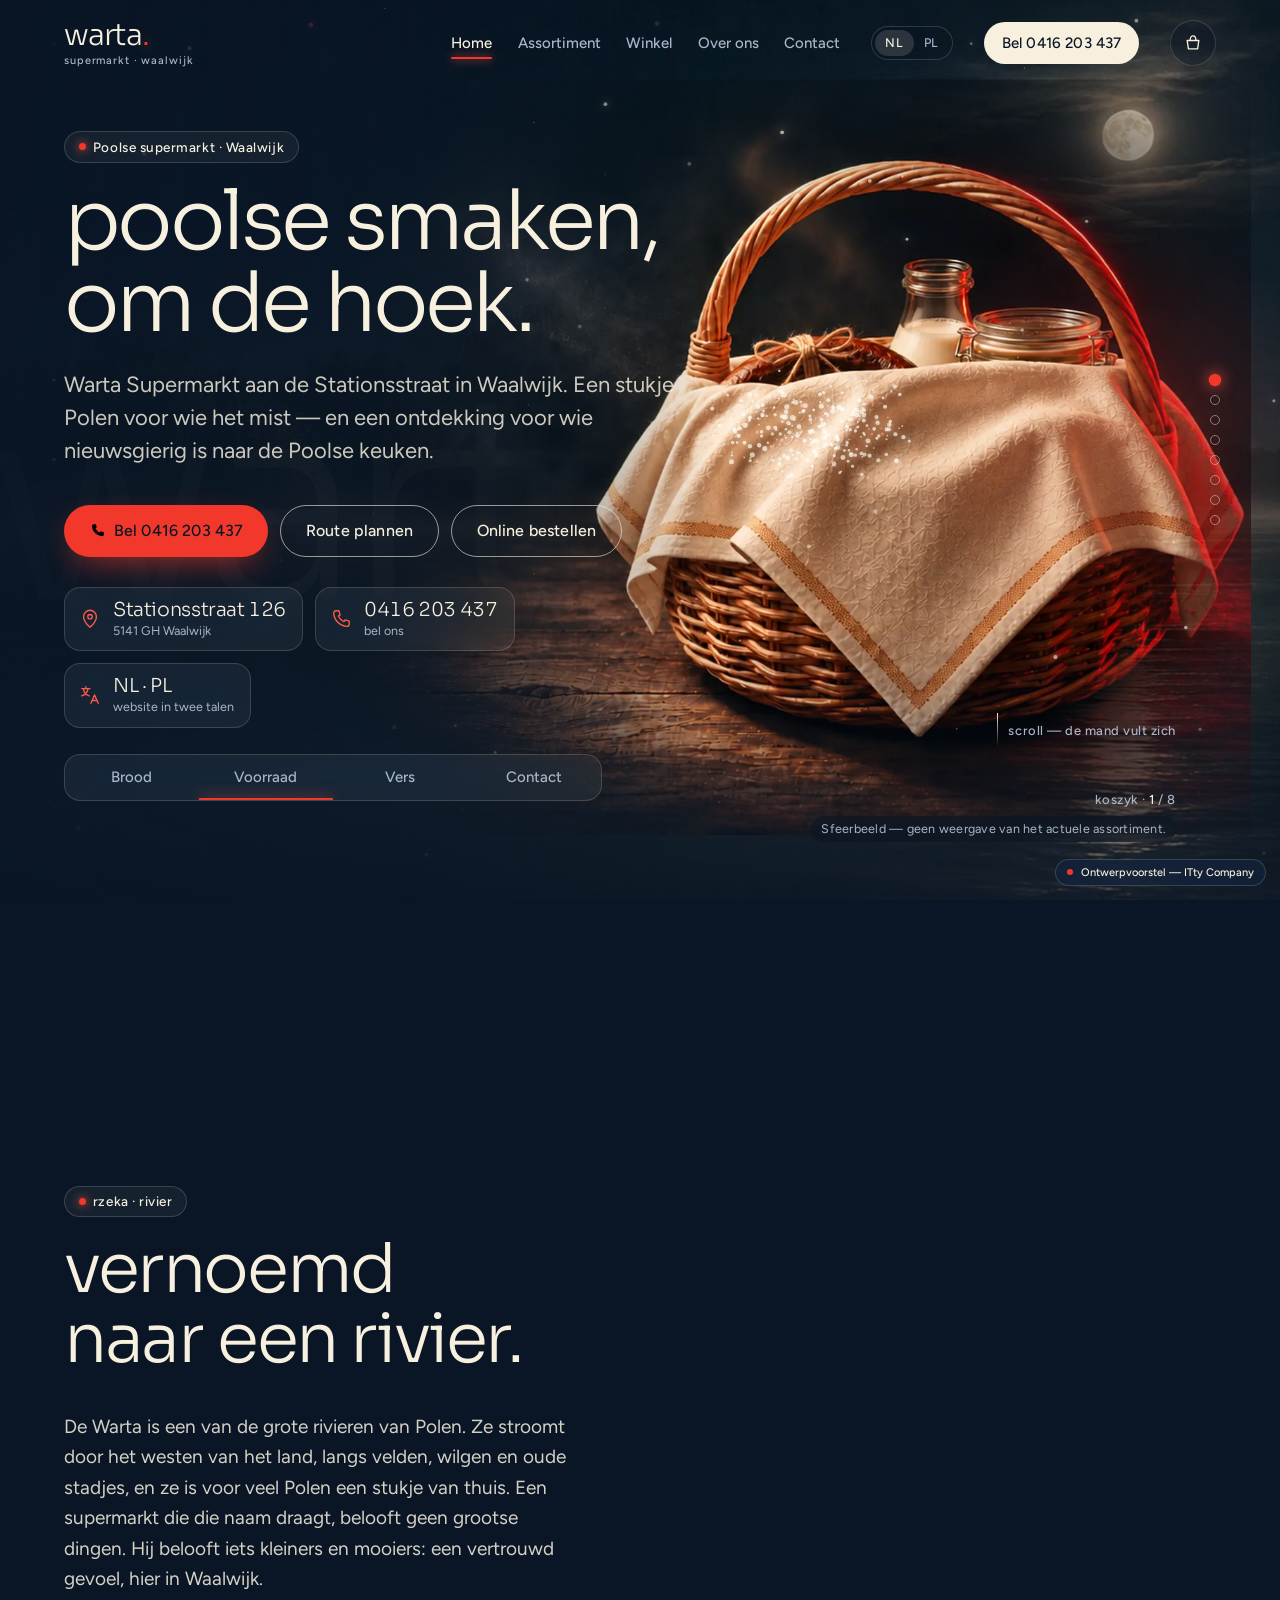
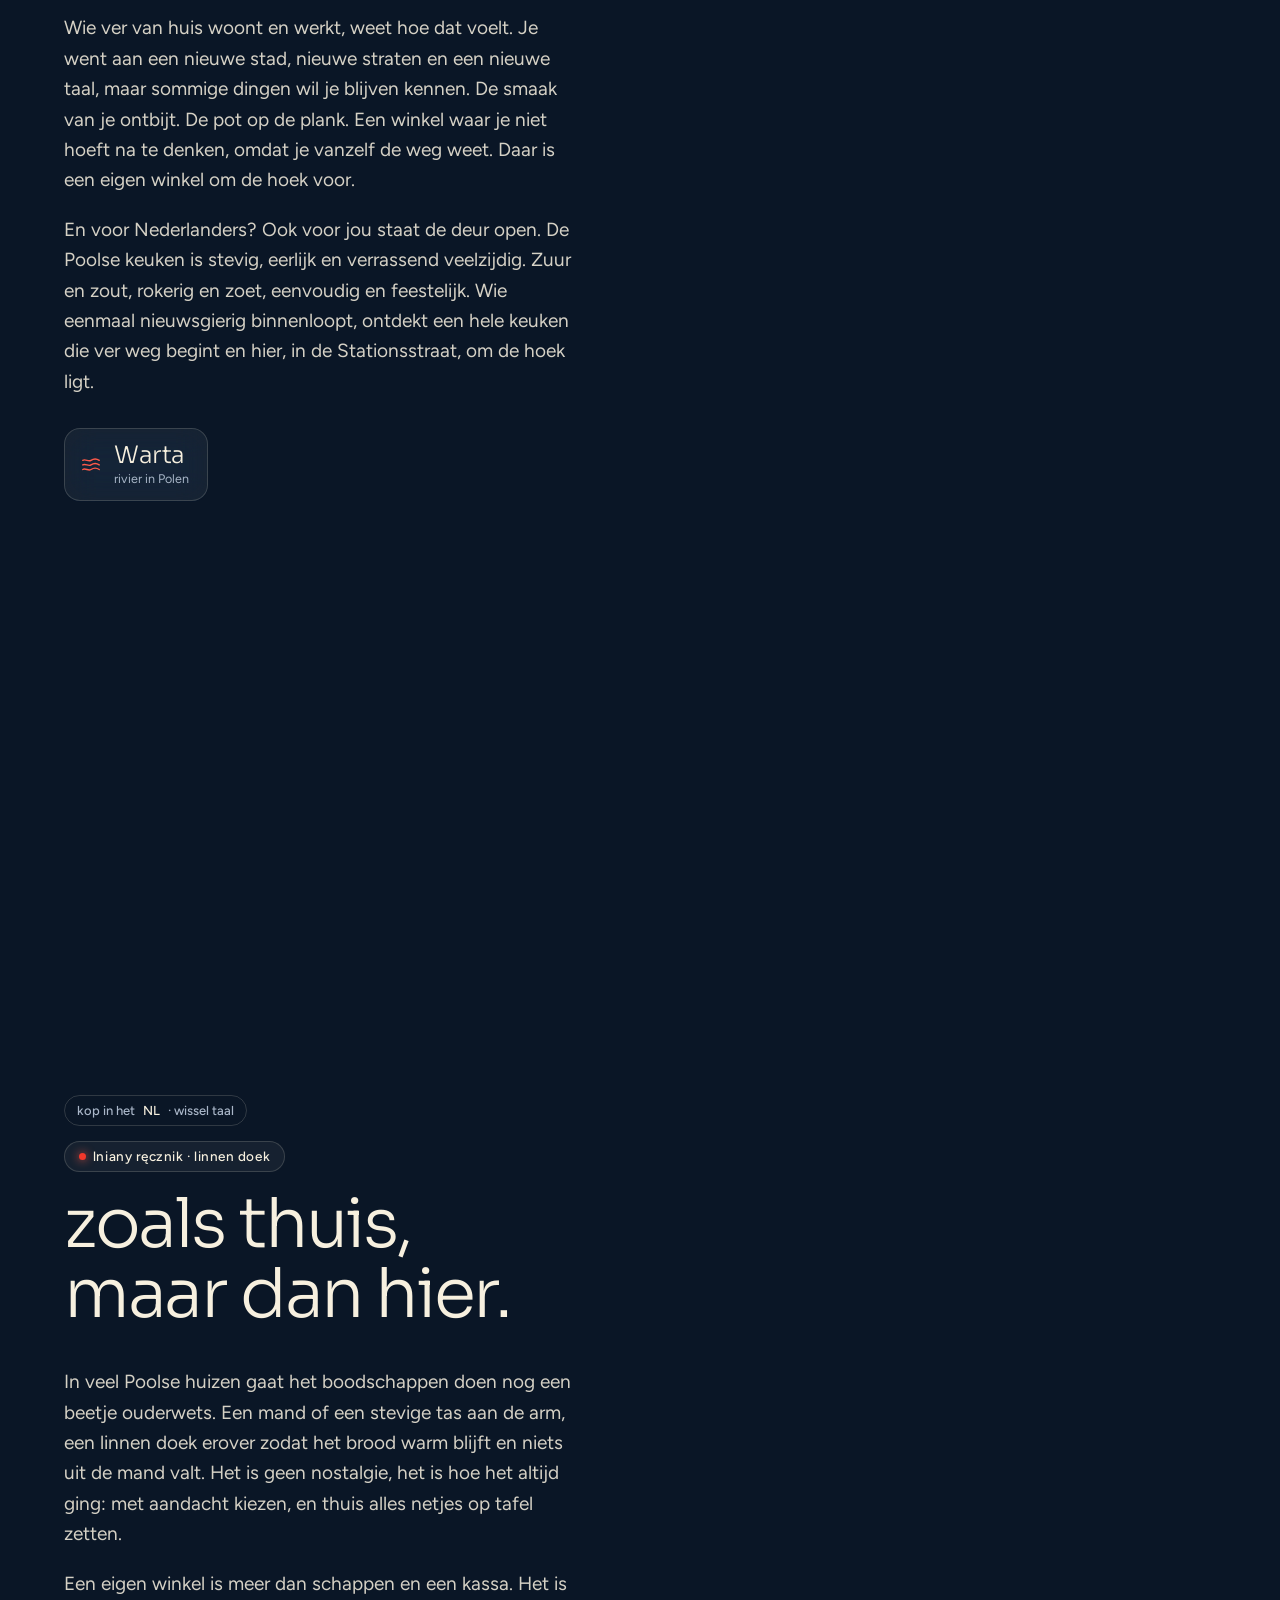
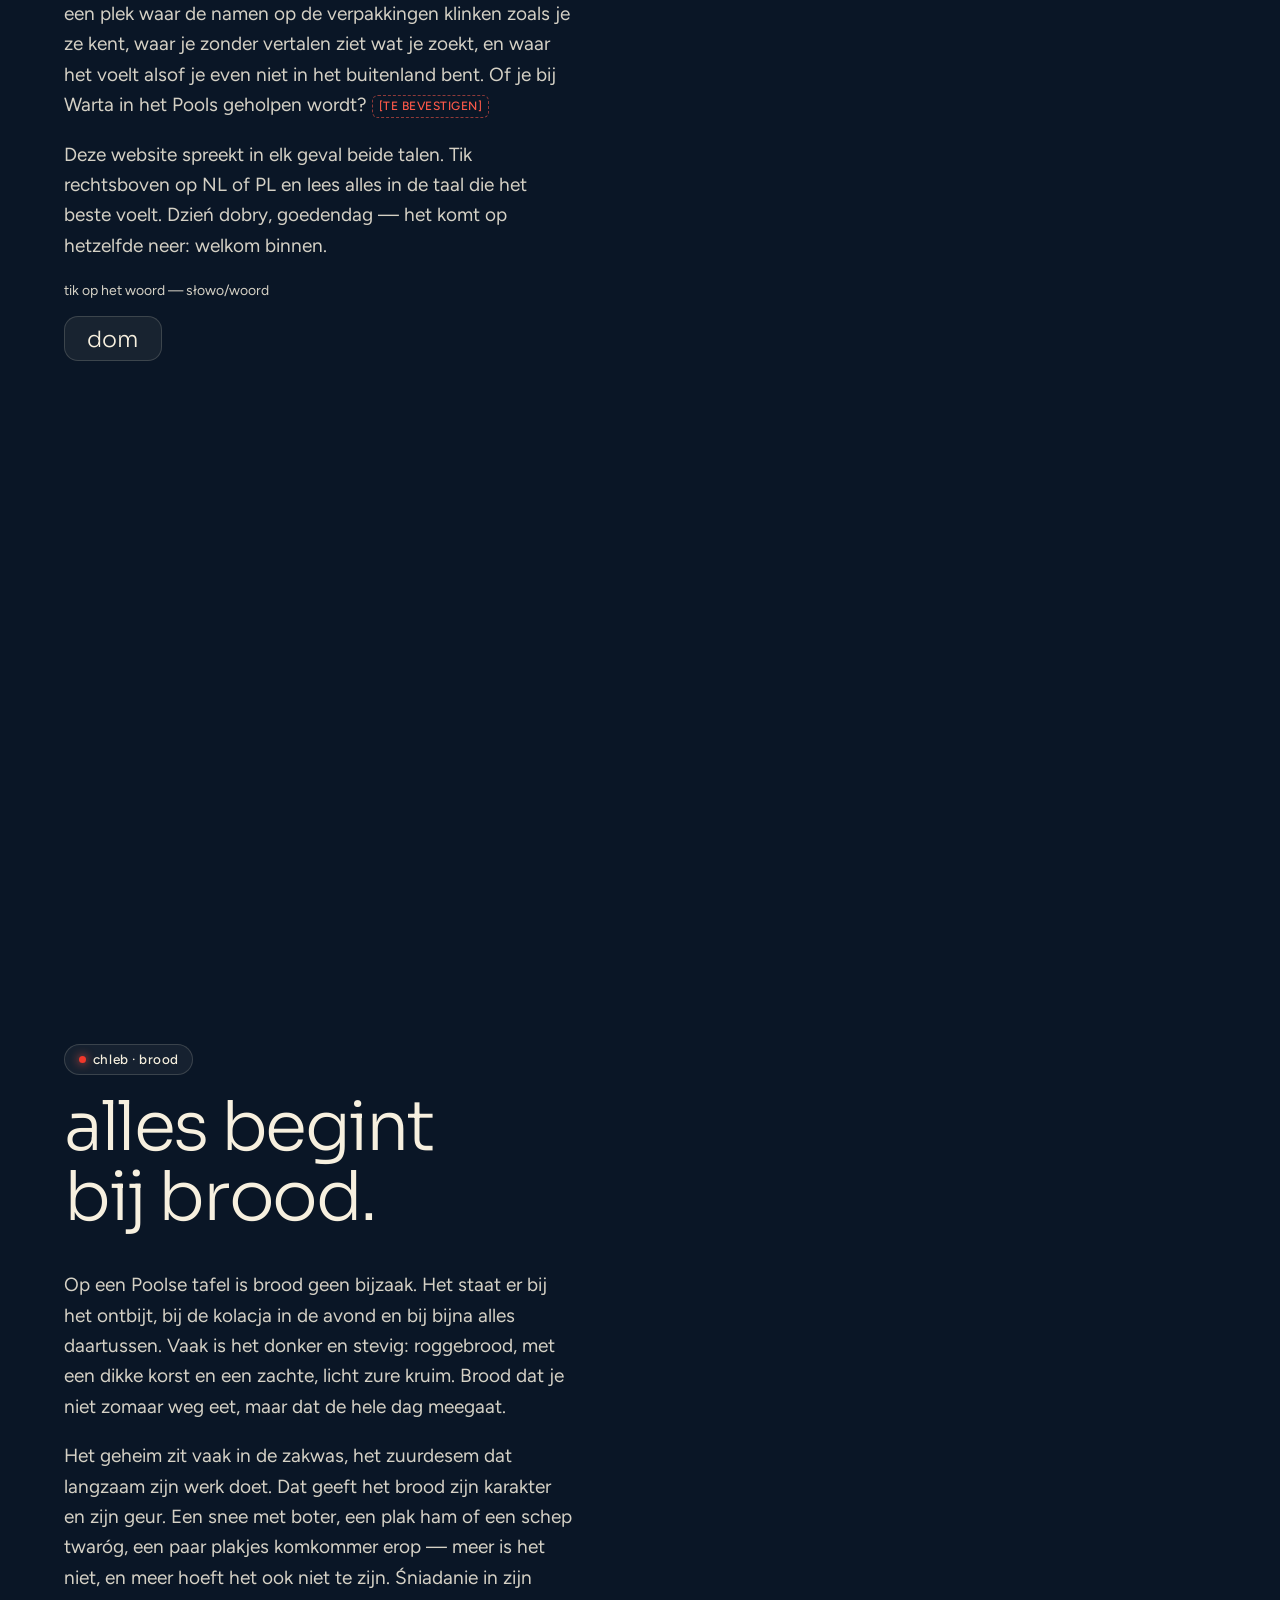
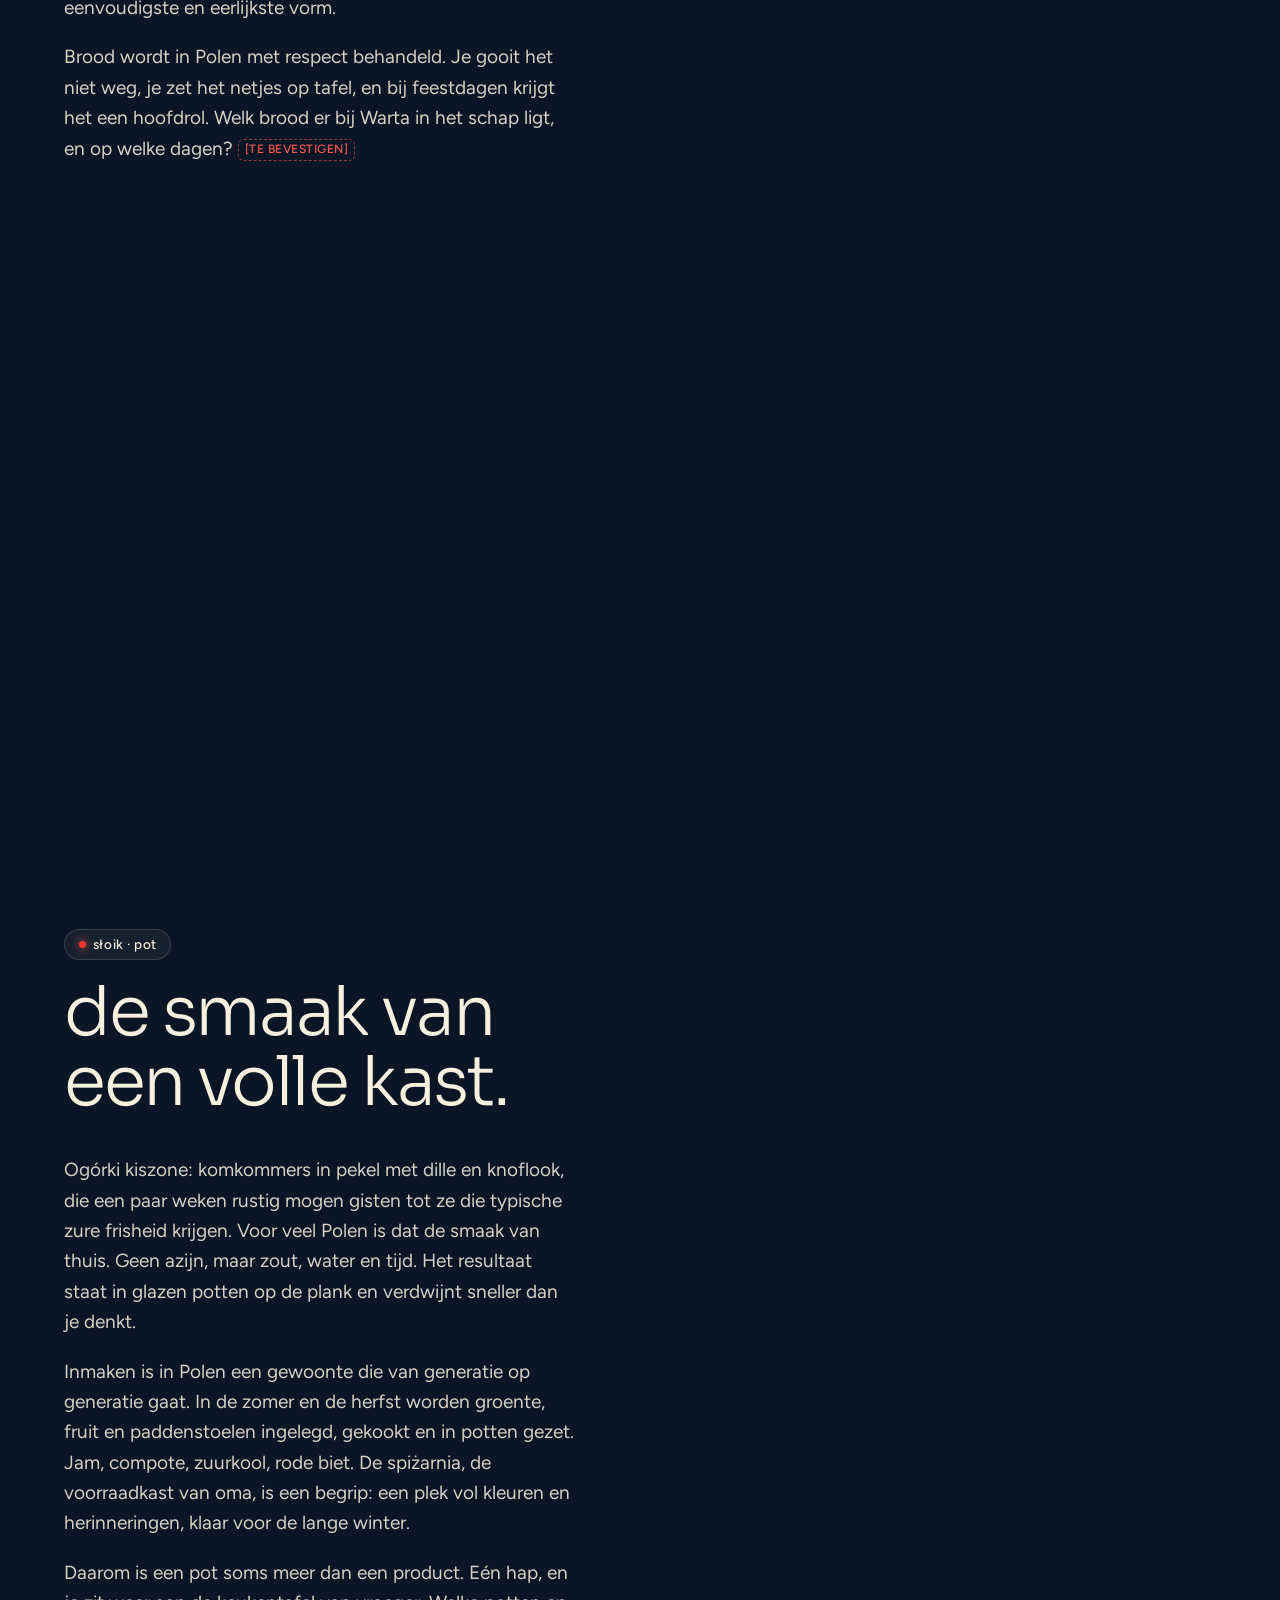
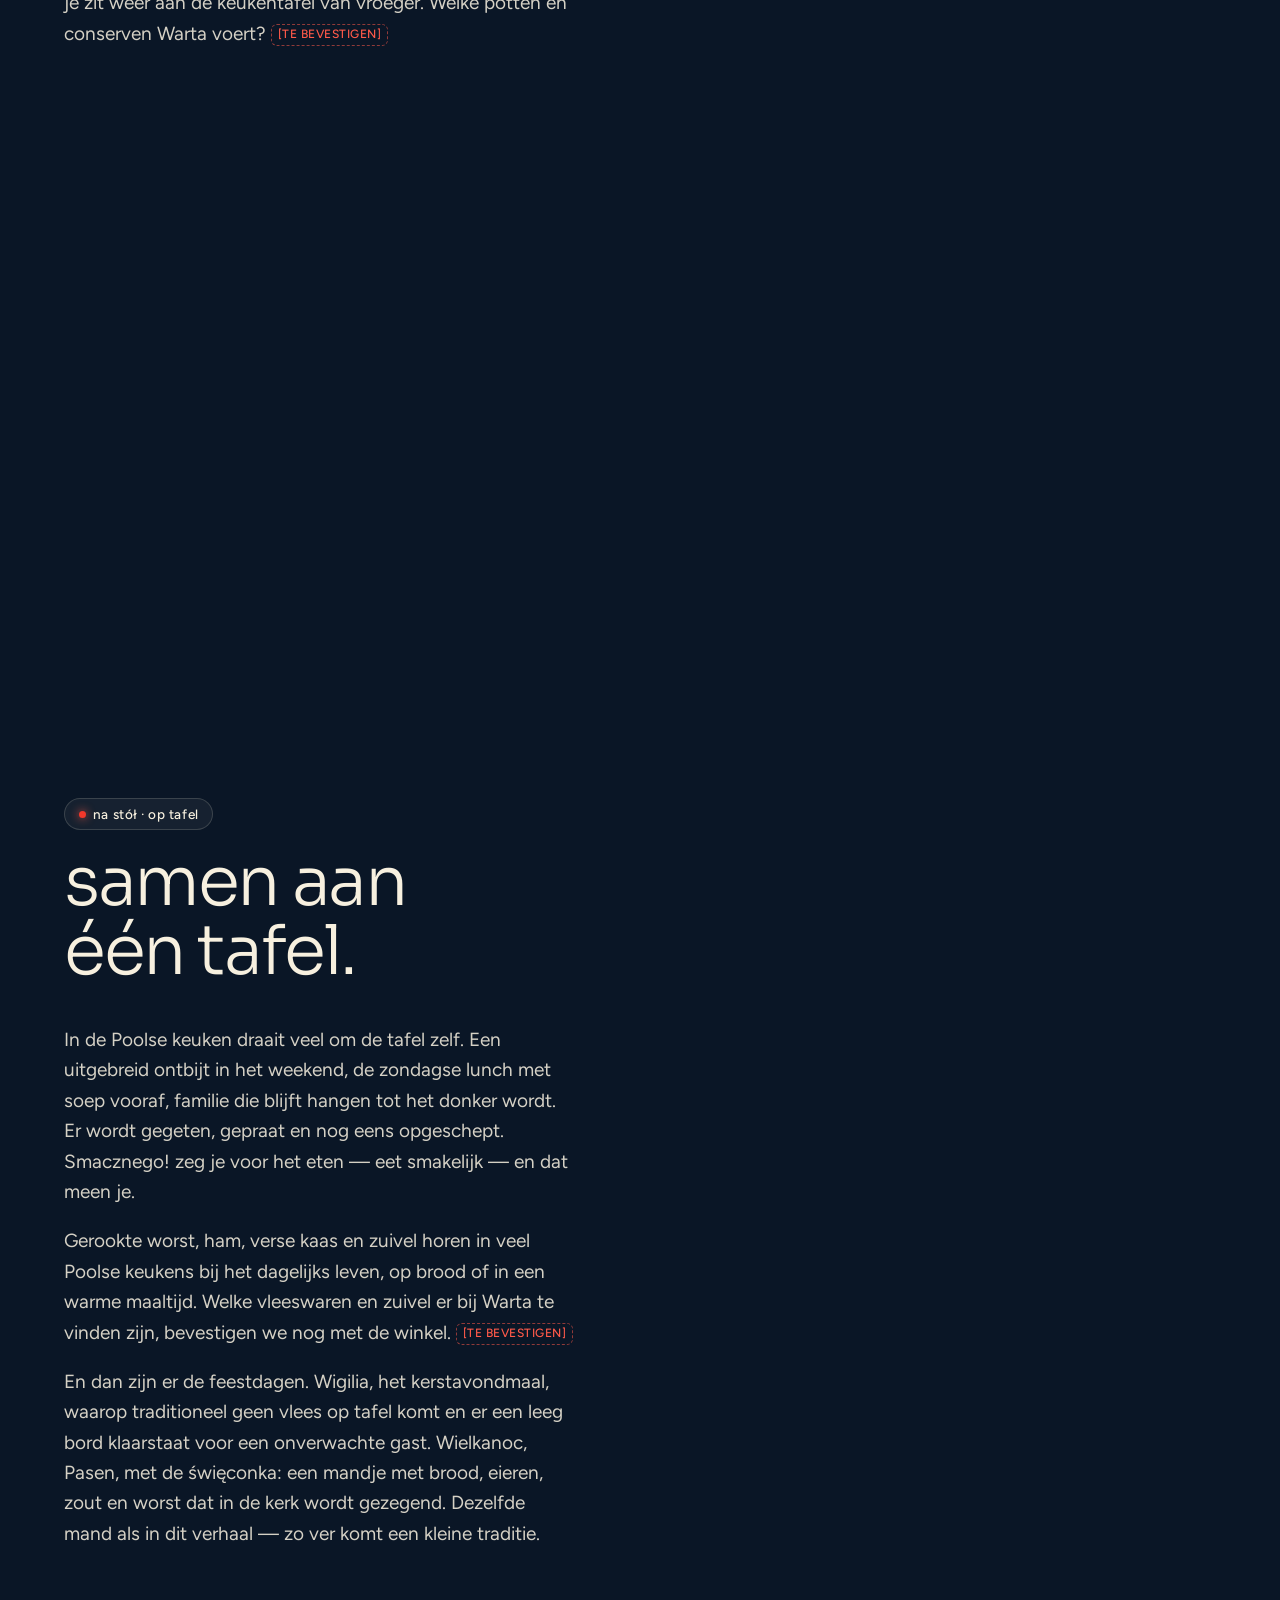
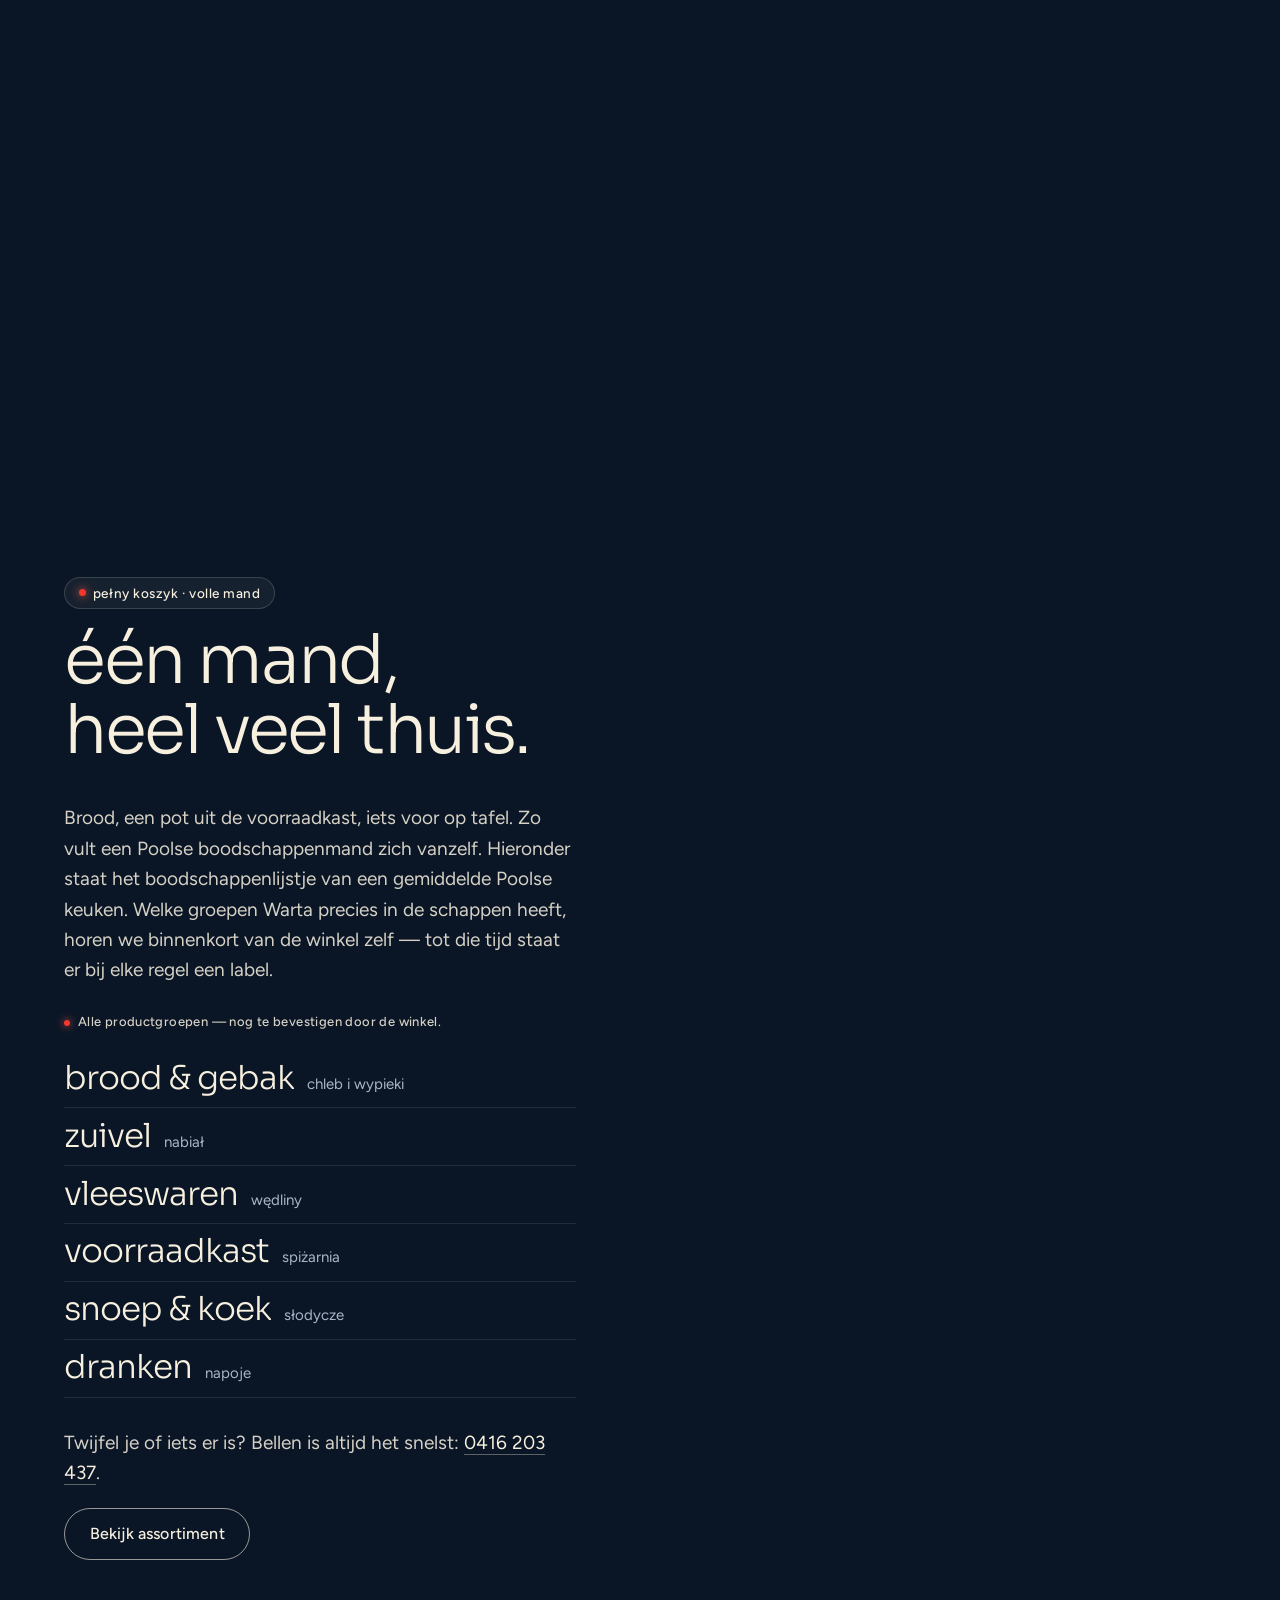
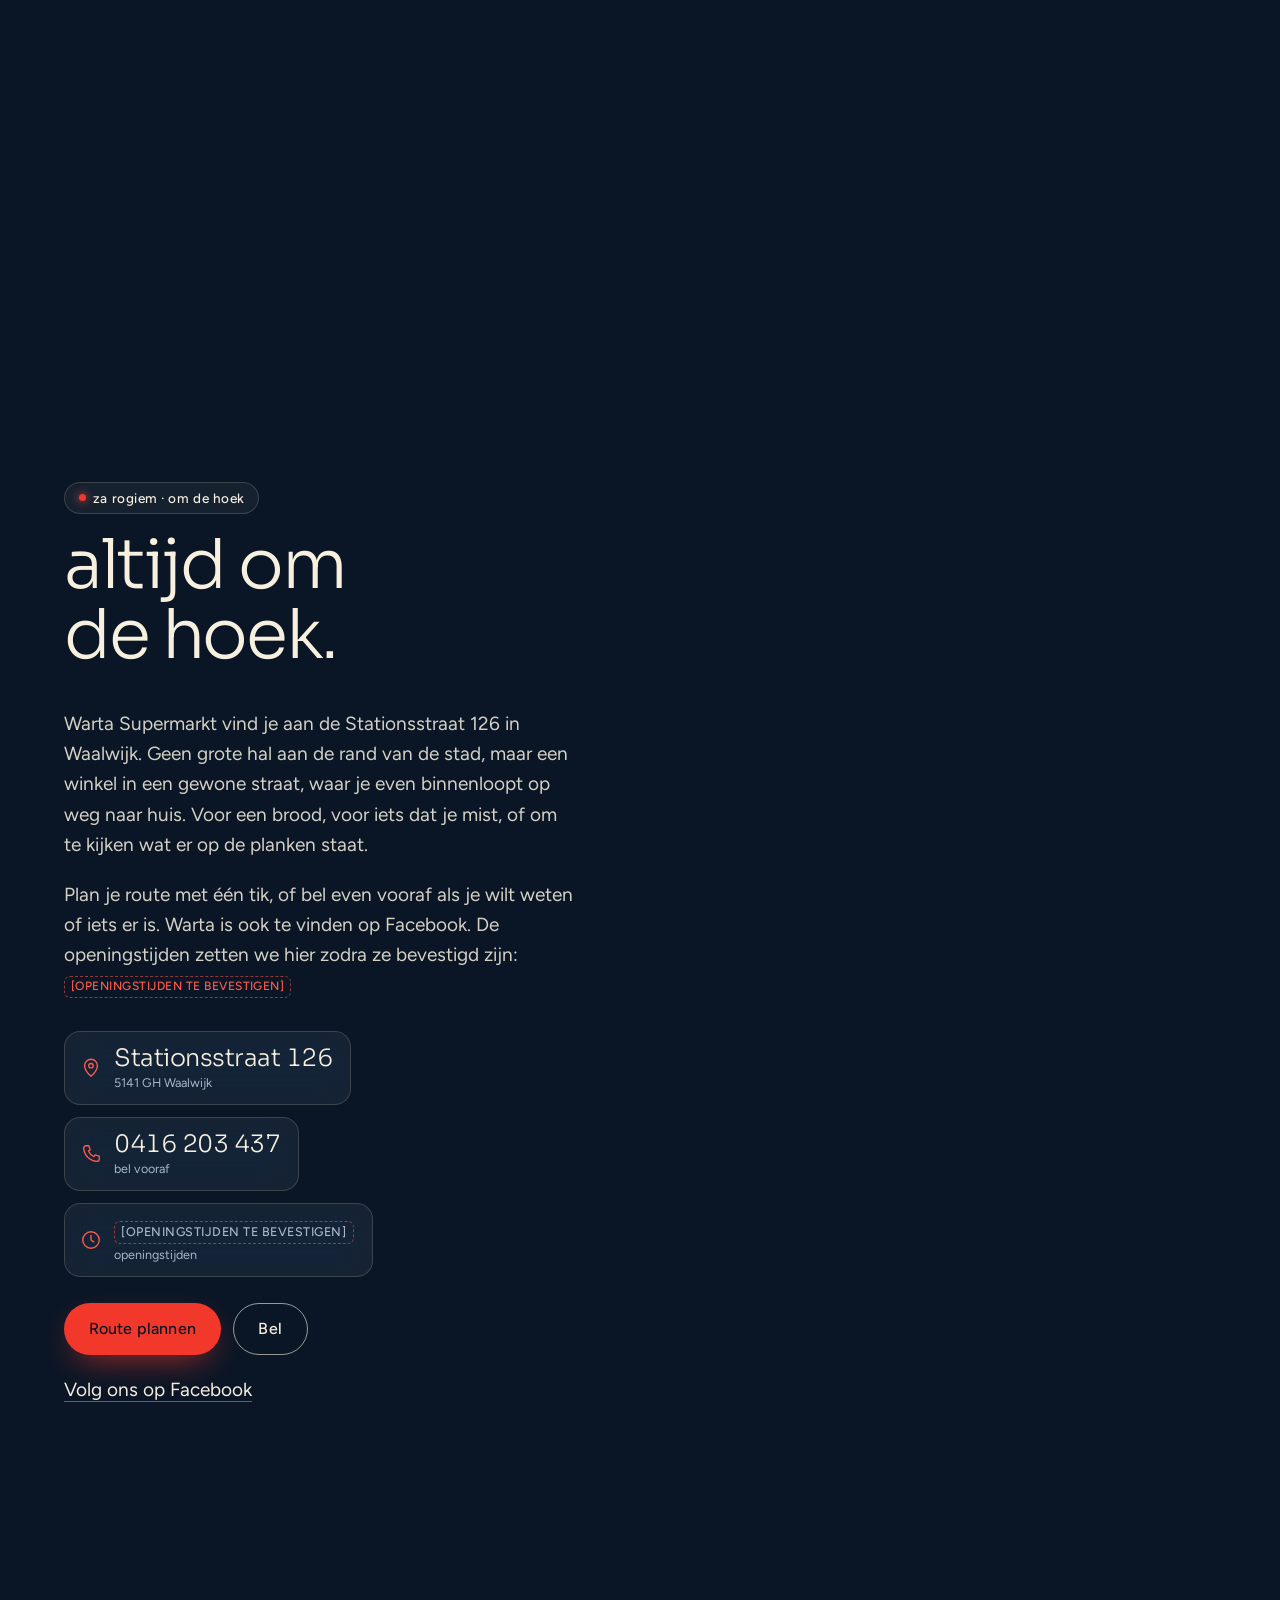
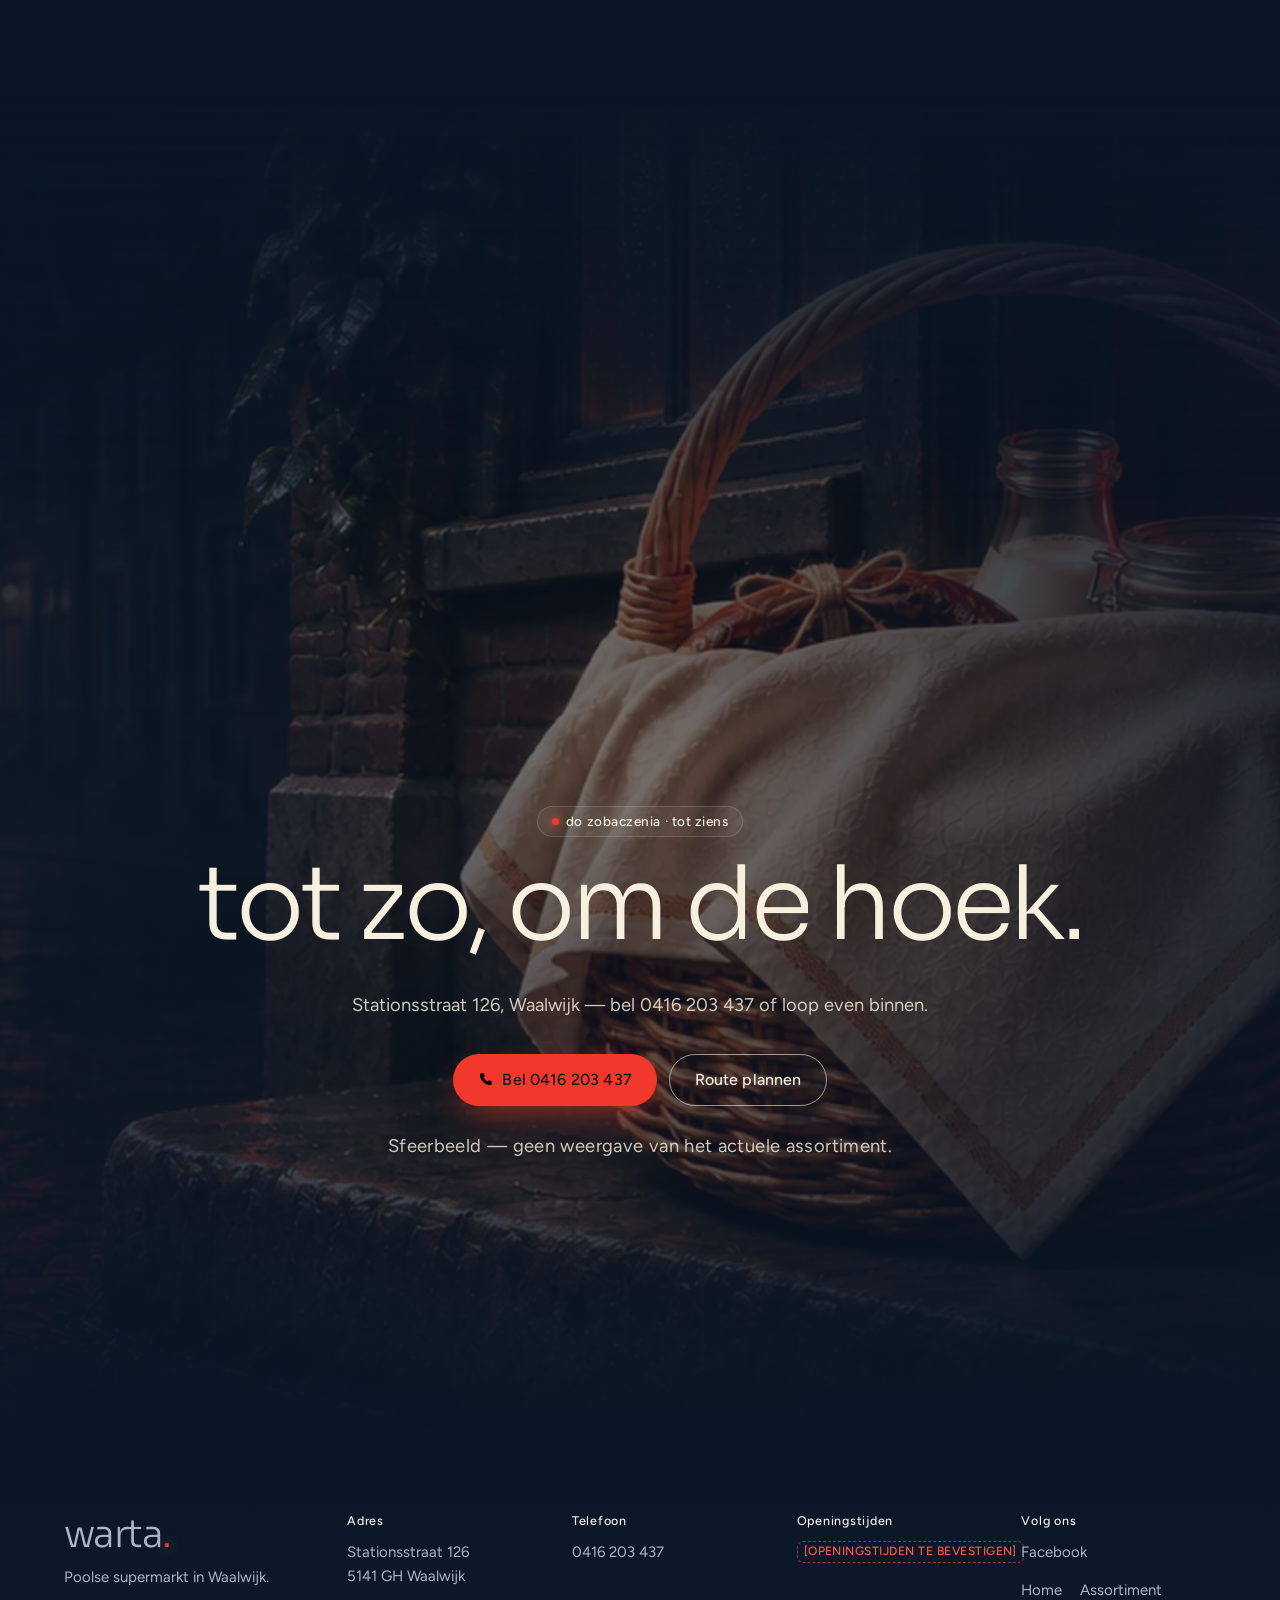
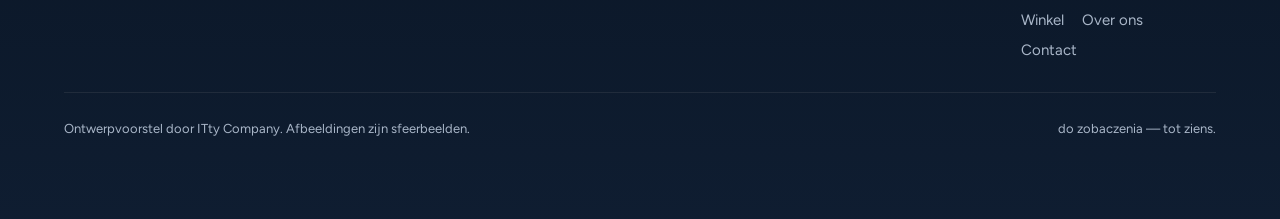
<file: index.html>
<!doctype html>
<html lang="nl">
<head>
<meta charset="utf-8">
<meta name="viewport" content="width=device-width,initial-scale=1">
<title data-pl="Warta Supermarkt — polski sklep w Waalwijk">Warta Supermarkt — Poolse supermarkt in Waalwijk</title>
<meta name="description" content="Warta Supermarkt is een Poolse supermarkt aan de Stationsstraat 126 in Waalwijk. Bel 0416 203 437 of plan je route." data-pl="Warta Supermarkt to polski supermarket przy Stationsstraat 126 w Waalwijk. Zadzwoń: 0416 203 437 lub wyznacz trasę.">
<meta name="theme-color" content="#0A1626">
<link rel="icon" href="data:image/svg+xml,%3Csvg xmlns='http://www.w3.org/2000/svg' viewBox='0 0 32 32'%3E%3Crect width='32' height='32' rx='8' fill='%230A1626'/%3E%3Ctext x='6' y='22' font-family='sans-serif' font-size='18' fill='%23F7F0DF'%3Ew%3C/text%3E%3Ccircle cx='25' cy='20' r='2.6' fill='%23F2382B'/%3E%3C/svg%3E">
<script>document.documentElement.className+=' js'</script>
<link rel="preconnect" href="https://fonts.googleapis.com"><link rel="preconnect" href="https://fonts.gstatic.com" crossorigin>
<link href="https://fonts.googleapis.com/css2?family=Figtree:wght@400;500&amp;family=Sora:wght@300&amp;display=swap" rel="stylesheet">
<link rel="stylesheet" href="assets/style.css">
<link rel="preload" as="image" href="assets/img/k6-full.webp" fetchpriority="high">
</head>
<body>
<div class="curtain cover" id="curtain" aria-hidden="true"><i></i><i></i><div class="curtain__mark"><svg viewBox="0 0 84 84" aria-hidden="true"><path d="M20 40c0-16 9-26 22-26s22 10 22 26"/><path d="M12 40h60l-7 30H19z"/><path d="M16 50h52M18 60h48M30 40l-3 30M42 40v30M54 40l3 30"/><circle cx="64" cy="12" r="3.5"/></svg><b>warta.</b></div></div>
<a class="skip" href="#main" data-pl="Przejdź do treści">Naar inhoud</a>
<header class="nav" id="nav">
  <a class="logo" href="index.html" aria-label="Warta Supermarkt, home"><b>warta<i>.</i></b><small>supermarkt · waalwijk</small></a>
  <nav class="nav__links" aria-label="Hoofdmenu"><a href="index.html" aria-current="page" data-pl="Start">Home</a><a href="assortiment.html" data-pl="Asortyment">Assortiment</a><a href="winkel.html" data-pl="Sklep online">Winkel</a><a href="over-ons.html" data-pl="O nas">Over ons</a><a href="contact.html" data-pl="Kontakt">Contact</a></nav>
  <div class="lang" role="group" aria-label="Taal / Język"><button type="button" data-l="nl" aria-pressed="true">NL</button><button type="button" data-l="pl" aria-pressed="false">PL</button></div>
  <a class="btn btn--ivory" href="tel:+31416203437" data-pl="Zadzwoń: 0416 203 437">Bel 0416 203 437</a>
  <a class="cart-btn" href="winkel.html#mand" aria-label="Winkelmand"><svg viewBox="0 0 24 24" aria-hidden="true"><path d="M5 9h14l-1.5 10h-11z"/><path d="M8.5 9c0-3.5 1.6-5.5 3.5-5.5s3.5 2 3.5 5.5"/></svg><b class="cart-count">0</b></a>
  <button class="burger" type="button" aria-expanded="false" aria-controls="mmenu">menu</button>
</header>
<div class="mmenu" id="mmenu"><a href="index.html" data-pl="Start">Home</a><a href="assortiment.html" data-pl="Asortyment">Assortiment</a><a href="winkel.html" data-pl="Sklep online">Winkel</a><a href="over-ons.html" data-pl="O nas">Over ons</a><a href="contact.html" data-pl="Kontakt">Contact</a>
  <div class="mmenu__foot"><div class="lang" role="group" aria-label="Taal / Język"><button type="button" data-l="nl" aria-pressed="true">NL</button><button type="button" data-l="pl" aria-pressed="false">PL</button></div><span>Stationsstraat 126, Waalwijk</span><a class="btn btn--accent" href="tel:+31416203437" data-pl="Zadzwoń: 0416 203 437">Bel 0416 203 437</a></div>
</div>
<main id="main">
<section class="story" aria-label="Warta Supermarkt — het verhaal van een mand">
<div class="stage" id="stage">
  <div class="bgs" aria-hidden="true"><img src="assets/img/bg-river.webp" alt="" width="1920" height="1074" decoding="async"><img class="bgl" src="assets/img/bg-dawn.webp" alt="" width="1920" height="1074" decoding="async"><img class="bgl" src="assets/img/bg-kitchen.webp" alt="" width="1920" height="1074" decoding="async"><img class="bgl" src="assets/img/bg-bakery.webp" alt="" width="1920" height="1074" decoding="async"><img class="bgl" src="assets/img/bg-pantry.webp" alt="" width="1920" height="1074" decoding="async"><img class="bgl" src="assets/img/bg-table.webp" alt="" width="1920" height="1074" decoding="async"><img class="bgl" src="assets/img/bg-shop.webp" alt="" width="1920" height="1074" decoding="async"><div class="halo"></div><img class="bgl" src="assets/img/bg-street.webp" alt="" width="1920" height="1074" decoding="async"></div>
  <div class="mist mist--load" aria-hidden="true"></div>
  <div class="bigword" aria-hidden="true"><span id="bigword">warta</span></div>
  <div class="frames"><img class="base" src="assets/img/k6-full.webp" alt="Rieten mand met linnen doek, brood en een pot op een donkere eikenhouten toonbank, rood licht van achteren" width="1920" height="1074" fetchpriority="high"><img src="assets/img/k1-empty.webp" alt="" width="1920" height="1074" decoding="async"><img src="assets/img/k2-cloth.webp" alt="" width="1920" height="1074" decoding="async"><img src="assets/img/k3-bread.webp" alt="" width="1920" height="1074" decoding="async"><img src="assets/img/k4-jar.webp" alt="" width="1920" height="1074" decoding="async"><img src="assets/img/k5-table.webp" alt="" width="1920" height="1074" decoding="async"><img src="assets/img/k6-full.webp" alt="" width="1920" height="1074" decoding="async"><img src="assets/img/k7-doorstep.webp" alt="" width="1920" height="1074" decoding="async"></div>
  <div class="lamp" aria-hidden="true"></div>
  <canvas class="fx" data-fx="dust" aria-hidden="true"></canvas>
  <div class="stage__shade" aria-hidden="true"></div>
  <p class="cap cap--on" aria-hidden="true">Sfeerbeeld — geen weergave van het actuele assortiment.</p>
  <div class="counter" aria-hidden="true">koszyk · <b>1</b> / 8</div>
  <nav class="sdots" aria-label="Hoofdstukken"><a href="#top" aria-label="hoofdstuk 1" class="on"></a><a href="#rzeka" aria-label="hoofdstuk 2"></a><a href="#dom" aria-label="hoofdstuk 3"></a><a href="#chleb" aria-label="hoofdstuk 4"></a><a href="#sloik" aria-label="hoofdstuk 5"></a><a href="#stol" aria-label="hoofdstuk 6"></a><a href="#koszyk" aria-label="hoofdstuk 7"></a><a href="#za-rogiem" aria-label="hoofdstuk 8"></a></nav>
  <div class="stage__fade" aria-hidden="true"></div>
</div>
<div class="chapters">
  <div class="ch ch--hero" id="top" data-step="0" data-word="warta" data-cap="full">
    <div class="hero__in">
      <span class="chip" data-pl="Polski supermarket · Waalwijk">Poolse supermarkt · Waalwijk</span>
      <h1 class="split" data-pl="polskie smaki, za rogiem.">poolse smaken, om de&nbsp;hoek.</h1>
      <p class="lead reveal" data-pl="Warta Supermarkt przy Stationsstraat w Waalwijk. Kawałek Polski dla tych, którzy tęsknią — i odkrycie dla ciekawych polskiej kuchni.">Warta Supermarkt aan de Stationsstraat in Waalwijk. Een stukje Polen voor wie het mist — en een ontdekking voor wie nieuwsgierig is naar de Poolse keuken.</p>
      <div class="btns reveal"><a class="btn btn--accent" href="tel:+31416203437"><svg viewBox="0 0 24 24" aria-hidden="true"><path d="M6.6 3h3l1.5 4.5-2 1.3a12 12 0 0 0 6.1 6.1l1.3-2L21 14.4v3A2.6 2.6 0 0 1 18.4 20 15.4 15.4 0 0 1 4 5.6 2.6 2.6 0 0 1 6.6 3z"/></svg><span data-pl="Zadzwoń: 0416 203 437">Bel 0416 203 437</span></a><a class="btn btn--ghost" href="https://www.google.com/maps/dir/?api=1&amp;destination=Stationsstraat+126,+5141+GH+Waalwijk" target="_blank" rel="noopener" data-pl="Wyznacz trasę">Route plannen</a><a class="btn btn--ghost" href="winkel.html" data-pl="Zamów online">Online bestellen</a></div>
      <ul class="facts reveal" aria-label="In het kort">
        <li class="glass"><svg viewBox="0 0 24 24" aria-hidden="true"><path d="M12 21s-7-6.2-7-11.5A7 7 0 0 1 19 9.5C19 14.8 12 21 12 21z"/><circle cx="12" cy="9.5" r="2.4"/></svg><b>Stationsstraat 126</b><span>5141 GH Waalwijk</span></li>
        <li class="glass"><svg viewBox="0 0 24 24" aria-hidden="true"><path d="M6.6 3h3l1.5 4.5-2 1.3a12 12 0 0 0 6.1 6.1l1.3-2L21 14.4v3A2.6 2.6 0 0 1 18.4 20 15.4 15.4 0 0 1 4 5.6 2.6 2.6 0 0 1 6.6 3z"/></svg><b>0416 203 437</b><span data-pl="zadzwoń">bel ons</span></li>
        <li class="glass"><svg viewBox="0 0 24 24" aria-hidden="true"><path d="M3 5h9M7.5 3v2M5 5c0 4 3 7 6 8M10 5c-1 4-4 7-7 8"/><path d="M13 21l4-9 4 9M14.5 18h5"/></svg><b>NL · PL</b><span data-pl="strona w dwóch językach">website in twee talen</span></li>
      </ul>
      <nav class="tabs glass" aria-label="Hoofdstukken"><a href="#chleb" data-pl="Chleb">Brood</a><a href="#sloik" data-pl="Spiżarnia">Voorraad</a><a href="#stol" data-pl="Świeże">Vers</a><a href="#za-rogiem" data-pl="Kontakt">Contact</a><i id="tabbar"></i></nav>
    </div>
    <p class="hint" data-pl="przewiń — koszyk się napełnia">scroll — de mand vult zich</p>
  </div>
  <article class="ch" id="rzeka" data-step="1" data-word="rzeka" data-cap="short">
    <div class="panel reveal">
      <span class="chip" data-pl="rzeka">rzeka · rivier</span>
      <h2 class="split" data-pl="nazwany na cześć rzeki.">vernoemd naar een rivier.</h2>
      <p data-pl="Warta to jedna z największych rzek Polski. Sklep, który nosi jej imię, nie obiecuje wielkich rzeczy — obiecuje coś bliższego: znajome uczucie, tu, w Waalwijk.">De Warta is een van de grote rivieren van Polen. Ze stroomt door het westen van het land, langs velden, wilgen en oude stadjes, en ze is voor veel Polen een stukje van thuis. Een supermarkt die die naam draagt, belooft geen grootse dingen. Hij belooft iets kleiners en mooiers: een vertrouwd gevoel, hier in Waalwijk.</p><p class="x nl-only">Wie ver van huis woont en werkt, weet hoe dat voelt. Je went aan een nieuwe stad, nieuwe straten en een nieuwe taal, maar sommige dingen wil je blijven kennen. De smaak van je ontbijt. De pot op de plank. Een winkel waar je niet hoeft na te denken, omdat je vanzelf de weg weet. Daar is een eigen winkel om de hoek voor.</p><p class="x nl-only">En voor Nederlanders? Ook voor jou staat de deur open. De Poolse keuken is stevig, eerlijk en verrassend veelzijdig. Zuur en zout, rokerig en zoet, eenvoudig en feestelijk. Wie eenmaal nieuwsgierig binnenloopt, ontdekt een hele keuken die ver weg begint en hier, in de Stationsstraat, om de hoek ligt.</p><button class="more nl-only" type="button">lees meer</button><ul class="facts"><li class="glass"><svg viewBox="0 0 24 24" aria-hidden="true"><path d="M3 8c3-2 6 2 9 0s6-2 9 0M3 13c3-2 6 2 9 0s6-2 9 0M3 18c3-2 6 2 9 0s6-2 9 0"/></svg><b>Warta</b><span data-pl="rzeka w Polsce">rivier in Polen</span></li></ul>
    </div>
  </article>
  <article class="ch" id="dom" data-step="2" data-word="dom" data-cap="full">
    <div class="panel reveal">
      <button class="toggle" type="button" data-swap="h-dom">kop in het <b>NL</b> · wissel taal</button><br><span class="chip" data-pl="lniany ręcznik">lniany ręcznik · linnen doek</span>
      <h2 id="h-dom" data-alt="jak w domu, tylko tutaj." data-pl="jak w domu, tylko tutaj.">zoals thuis, maar dan hier.</h2>
      <p data-pl="Koszyk na ręce, lniana ściereczka na chlebie. Sklep, w którym nazwy brzmią znajomo i nie trzeba niczego tłumaczyć. Czy w sklepie obsługa mówi po polsku? &lt;span class=&quot;tbc&quot;&gt;[DO POTWIERDZENIA]&lt;/span&gt;">In veel Poolse huizen gaat het boodschappen doen nog een beetje ouderwets. Een mand of een stevige tas aan de arm, een linnen doek erover zodat het brood warm blijft en niets uit de mand valt. Het is geen nostalgie, het is hoe het altijd ging: met aandacht kiezen, en thuis alles netjes op tafel zetten.</p><p class="x nl-only">Een eigen winkel is meer dan schappen en een kassa. Het is een plek waar de namen op de verpakkingen klinken zoals je ze kent, waar je zonder vertalen ziet wat je zoekt, en waar het voelt alsof je even niet in het buitenland bent. Of je bij Warta in het Pools geholpen wordt? <span class="tbc">[TE BEVESTIGEN]</span></p><p class="x nl-only">Deze website spreekt in elk geval beide talen. Tik rechtsboven op NL of PL en lees alles in de taal die het beste voelt. Dzień dobry, goedendag — het komt op hetzelfde neer: welkom binnen.</p><button class="more nl-only" type="button">lees meer</button><p class="muted" style="font-size:14px;margin-top:1.2em" data-pl="dotknij słowa — słowo/woord">tik op het woord — słowo/woord</p><button class="flip wordchip" type="button" aria-pressed="false" aria-label="dom — huis"><span>dom</span><span>thuis</span></button>
    </div>
  </article>
  <article class="ch" id="chleb" data-step="3" data-word="chleb" data-cap="full">
    <div class="panel reveal">
      <span class="chip" data-pl="chleb">chleb · brood</span>
      <h2 class="split" data-pl="wszystko zaczyna się od chleba.">alles begint bij brood.</h2>
      <p data-pl="Ciemny chleb żytni na zakwasie, na śniadanie i na kolację. Jaki chleb jest w Warcie? &lt;span class=&quot;tbc&quot;&gt;[DO POTWIERDZENIA]&lt;/span&gt;">Op een Poolse tafel is brood geen bijzaak. Het staat er bij het ontbijt, bij de kolacja in de avond en bij bijna alles daartussen. Vaak is het donker en stevig: roggebrood, met een dikke korst en een zachte, licht zure kruim. Brood dat je niet zomaar weg eet, maar dat de hele dag meegaat.</p><p class="x nl-only">Het geheim zit vaak in de zakwas, het zuurdesem dat langzaam zijn werk doet. Dat geeft het brood zijn karakter en zijn geur. Een snee met boter, een plak ham of een schep twaróg, een paar plakjes komkommer erop — meer is het niet, en meer hoeft het ook niet te zijn. Śniadanie in zijn eenvoudigste en eerlijkste vorm.</p><p class="x nl-only">Brood wordt in Polen met respect behandeld. Je gooit het niet weg, je zet het netjes op tafel, en bij feestdagen krijgt het een hoofdrol. Welk brood er bij Warta in het schap ligt, en op welke dagen? <span class="tbc">[TE BEVESTIGEN]</span></p><button class="more nl-only" type="button">lees meer</button>
    </div>
  </article>
  <article class="ch" id="sloik" data-step="4" data-word="słoik" data-cap="full">
    <div class="panel reveal">
      <span class="chip" data-pl="słoik">słoik · pot</span>
      <h2 class="split" data-pl="smak pełnej spiżarni.">de smaak van een volle kast.</h2>
      <p data-pl="Ogórki kiszone, konfitury, kapusta kiszona — smak babcinej spiżarni. Jakie przetwory są w sklepie? &lt;span class=&quot;tbc&quot;&gt;[DO POTWIERDZENIA]&lt;/span&gt;">Ogórki kiszone: komkommers in pekel met dille en knoflook, die een paar weken rustig mogen gisten tot ze die typische zure frisheid krijgen. Voor veel Polen is dat de smaak van thuis. Geen azijn, maar zout, water en tijd. Het resultaat staat in glazen potten op de plank en verdwijnt sneller dan je denkt.</p><p class="x nl-only">Inmaken is in Polen een gewoonte die van generatie op generatie gaat. In de zomer en de herfst worden groente, fruit en paddenstoelen ingelegd, gekookt en in potten gezet. Jam, compote, zuurkool, rode biet. De spiżarnia, de voorraadkast van oma, is een begrip: een plek vol kleuren en herinneringen, klaar voor de lange winter.</p><p class="x nl-only">Daarom is een pot soms meer dan een product. Eén hap, en je zit weer aan de keukentafel van vroeger. Welke potten en conserven Warta voert? <span class="tbc">[TE BEVESTIGEN]</span></p><button class="more nl-only" type="button">lees meer</button>
    </div>
  </article>
  <article class="ch" id="stol" data-step="5" data-word="stół" data-cap="full">
    <div class="panel reveal">
      <span class="chip" data-pl="na stół">na stół · op tafel</span>
      <h2 class="split" data-pl="razem przy jednym stole.">samen aan één tafel.</h2>
      <p data-pl="Niedzielny obiad, Wigilia, Wielkanoc i święconka. Wędliny i nabiał w Warcie: &lt;span class=&quot;tbc&quot;&gt;[DO POTWIERDZENIA]&lt;/span&gt;">In de Poolse keuken draait veel om de tafel zelf. Een uitgebreid ontbijt in het weekend, de zondagse lunch met soep vooraf, familie die blijft hangen tot het donker wordt. Er wordt gegeten, gepraat en nog eens opgeschept. Smacznego! zeg je voor het eten — eet smakelijk — en dat meen je.</p><p class="x nl-only">Gerookte worst, ham, verse kaas en zuivel horen in veel Poolse keukens bij het dagelijks leven, op brood of in een warme maaltijd. Welke vleeswaren en zuivel er bij Warta te vinden zijn, bevestigen we nog met de winkel. <span class="tbc">[TE BEVESTIGEN]</span></p><p class="x nl-only">En dan zijn er de feestdagen. Wigilia, het kerstavondmaal, waarop traditioneel geen vlees op tafel komt en er een leeg bord klaarstaat voor een onverwachte gast. Wielkanoc, Pasen, met de święconka: een mandje met brood, eieren, zout en worst dat in de kerk wordt gezegend. Dezelfde mand als in dit verhaal — zo ver komt een kleine traditie.</p><button class="more nl-only" type="button">lees meer</button>
    </div>
  </article>
  <article class="ch" id="koszyk" data-step="6" data-word="koszyk" data-cap="full">
    <div class="panel reveal">
      <span class="chip" data-pl="pełny koszyk">pełny koszyk · volle mand</span>
      <h2 class="split" data-pl="jeden koszyk, dużo domu.">één mand, heel veel thuis.</h2>
      <p data-pl="Chleb, słoik ze spiżarni, coś na stół. Tak polski koszyk napełnia się sam. Poniżej lista grup produktów — każda do potwierdzenia przez sklep.">Brood, een pot uit de voorraadkast, iets voor op tafel. Zo vult een Poolse boodschappenmand zich vanzelf. Hieronder staat het boodschappenlijstje van een gemiddelde Poolse keuken. Welke groepen Warta precies in de schappen heeft, horen we binnenkort van de winkel zelf — tot die tijd staat er bij elke regel een label.</p><p class="note" data-pl="Wszystkie grupy produktów — do potwierdzenia przez sklep.">Alle productgroepen — nog te bevestigen door de winkel.</p><ul class="slist"><li data-in><b data-pl="chleb i wypieki">brood &amp; gebak</b><em class="nl-only">chleb i wypieki</em></li><li data-in><b data-pl="nabiał">zuivel</b><em class="nl-only">nabiał</em></li><li data-in><b data-pl="wędliny">vleeswaren</b><em class="nl-only">wędliny</em></li><li data-in><b data-pl="spiżarnia">voorraadkast</b><em class="nl-only">spiżarnia</em></li><li data-in><b data-pl="słodycze">snoep &amp; koek</b><em class="nl-only">słodycze</em></li><li data-in><b data-pl="napoje">dranken</b><em class="nl-only">napoje</em></li></ul><p data-pl="Nie wiesz, czy coś jest? Najszybciej zadzwonić: 0416 203 437.">Twijfel je of iets er is? Bellen is altijd het snelst: <a class="tlink" href="tel:+31416203437">0416 203 437</a>.</p><div class="btns"><a class="btn btn--ghost" href="assortiment.html" data-pl="Zobacz asortyment">Bekijk assortiment</a></div>
    </div>
  </article>
  <article class="ch" id="za-rogiem" data-step="7" data-word="waalwijk" data-cap="full">
    <div class="panel reveal">
      <span class="chip" data-pl="za rogiem">za rogiem · om de hoek</span>
      <h2 class="split" data-pl="po prostu za rogiem.">altijd om de hoek.</h2>
      <p data-pl="Stationsstraat 126, 5141 GH Waalwijk. Godziny otwarcia: &lt;span class=&quot;tbc&quot;&gt;[GODZINY OTWARCIA DO POTWIERDZENIA]&lt;/span&gt;">Warta Supermarkt vind je aan de Stationsstraat 126 in Waalwijk. Geen grote hal aan de rand van de stad, maar een winkel in een gewone straat, waar je even binnenloopt op weg naar huis. Voor een brood, voor iets dat je mist, of om te kijken wat er op de planken staat.</p><p class="x nl-only">Plan je route met één tik, of bel even vooraf als je wilt weten of iets er is. Warta is ook te vinden op Facebook. De openingstijden zetten we hier zodra ze bevestigd zijn: <span class="tbc">[OPENINGSTIJDEN TE BEVESTIGEN]</span></p><button class="more nl-only" type="button">lees meer</button><ul class="facts"><li class="glass"><svg viewBox="0 0 24 24" aria-hidden="true"><path d="M12 21s-7-6.2-7-11.5A7 7 0 0 1 19 9.5C19 14.8 12 21 12 21z"/><circle cx="12" cy="9.5" r="2.4"/></svg><b>Stationsstraat 126</b><span>5141 GH Waalwijk</span></li><li class="glass"><svg viewBox="0 0 24 24" aria-hidden="true"><path d="M6.6 3h3l1.5 4.5-2 1.3a12 12 0 0 0 6.1 6.1l1.3-2L21 14.4v3A2.6 2.6 0 0 1 18.4 20 15.4 15.4 0 0 1 4 5.6 2.6 2.6 0 0 1 6.6 3z"/></svg><b>0416 203 437</b><span data-pl="zadzwoń wcześniej">bel vooraf</span></li><li class="glass"><svg viewBox="0 0 24 24" aria-hidden="true"><circle cx="12" cy="12" r="9"/><path d="M12 7v5l3 2"/></svg><b data-pl="&lt;span class=&quot;tbc&quot;&gt;[GODZINY OTWARCIA DO POTWIERDZENIA]&lt;/span&gt;"><span class="tbc">[OPENINGSTIJDEN TE BEVESTIGEN]</span></b><span data-pl="godziny otwarcia">openingstijden</span></li></ul>
      <div class="btns" style="margin-top:26px"><a class="btn btn--accent" href="https://www.google.com/maps/dir/?api=1&amp;destination=Stationsstraat+126,+5141+GH+Waalwijk" target="_blank" rel="noopener" data-pl="Wyznacz trasę">Route plannen</a><a class="btn btn--ghost" href="tel:+31416203437" data-pl="Zadzwoń">Bel</a></div>
      <p style="margin-top:20px"><a class="tlink" href="https://www.facebook.com/Wartasupermarktwaalwijk/" target="_blank" rel="noopener" data-pl="Obserwuj nas na Facebooku">Volg ons op Facebook</a></p>
    </div>
  </article>
  <div class="ch ch--end" aria-hidden="true"></div>
</div>
</section>
<section class="sec finale finale--join" id="finale">
  <img class="sec__bg kb" data-par="0.1" src="assets/img/k7-doorstep.webp" alt="" width="1920" height="1074" loading="lazy">
  <div class="sec__shade"></div><canvas class="fx" data-fx="sparks" aria-hidden="true"></canvas>
  <div class="finale__in">
    <span class="chip" data-pl="do zobaczenia">do zobaczenia · tot ziens</span>
    <h2 class="split" data-pl="do zobaczenia, za rogiem.">tot zo, om de hoek.</h2>
    <p class="reveal" data-pl="Stationsstraat 126, Waalwijk — zadzwoń 0416 203 437 albo po prostu wpadnij.">Stationsstraat 126, Waalwijk — bel 0416 203 437 of loop even binnen.</p>
    <div class="btns reveal"><a class="btn btn--accent" href="tel:+31416203437"><svg viewBox="0 0 24 24" aria-hidden="true"><path d="M6.6 3h3l1.5 4.5-2 1.3a12 12 0 0 0 6.1 6.1l1.3-2L21 14.4v3A2.6 2.6 0 0 1 18.4 20 15.4 15.4 0 0 1 4 5.6 2.6 2.6 0 0 1 6.6 3z"/></svg><span data-pl="Zadzwoń: 0416 203 437">Bel 0416 203 437</span></a><a class="btn btn--ghost" href="https://www.google.com/maps/dir/?api=1&amp;destination=Stationsstraat+126,+5141+GH+Waalwijk" target="_blank" rel="noopener" data-pl="Wyznacz trasę">Route plannen</a></div>
    <p class="cap reveal" style="margin-top:28px" data-pl="Zdjęcie poglądowe — nie przedstawia aktualnego asortymentu.">Sfeerbeeld — geen weergave van het actuele assortiment.</p>
  </div>
</section>
</main>
<footer class="foot">
  <div><a class="logo" href="index.html" aria-label="Warta Supermarkt, home"><b>warta<i>.</i></b></a><p style="margin-top:12px" data-pl="Polski supermarket w Waalwijk.">Poolse supermarkt in Waalwijk.</p></div>
  <div><h4 data-pl="Adres">Adres</h4><p><a href="https://www.google.com/maps/dir/?api=1&amp;destination=Stationsstraat+126,+5141+GH+Waalwijk" target="_blank" rel="noopener">Stationsstraat 126<br>5141 GH Waalwijk</a></p></div>
  <div><h4 data-pl="Telefon">Telefoon</h4><p><a href="tel:+31416203437">0416 203 437</a></p></div>
  <div><h4 data-pl="Godziny otwarcia">Openingstijden</h4><p data-pl="&lt;span class=&quot;tbc&quot;&gt;[GODZINY OTWARCIA DO POTWIERDZENIA]&lt;/span&gt;"><span class="tbc">[OPENINGSTIJDEN TE BEVESTIGEN]</span></p></div>
  <div><h4 data-pl="Obserwuj nas">Volg ons</h4><p><a href="https://www.facebook.com/Wartasupermarktwaalwijk/" target="_blank" rel="noopener">Facebook</a></p><nav class="foot__nav" aria-label="Footer" style="margin-top:14px"><a href="index.html" data-pl="Start">Home</a><a href="assortiment.html" data-pl="Asortyment">Assortiment</a><a href="winkel.html" data-pl="Sklep online">Winkel</a><a href="over-ons.html" data-pl="O nas">Over ons</a><a href="contact.html" data-pl="Kontakt">Contact</a></nav></div>
  <div class="foot__bar"><span data-pl="Projekt poglądowy ITty Company. Zdjęcia mają charakter poglądowy.">Ontwerpvoorstel door ITty Company. Afbeeldingen zijn sfeerbeelden.</span><span>do zobaczenia — tot ziens.</span></div>
</footer>
<button class="badge" type="button"><b style="font-weight:500" data-pl="Projekt poglądowy — ITty Company">Ontwerpvoorstel — ITty Company</b><span data-pl="To przykładowy projekt. Zdjęcia mają charakter poglądowy.">Dit is een voorbeeldontwerp. Afbeeldingen zijn sfeerbeelden.</span></button>
<script src="assets/vendor/lenis.min.js"></script>
<script src="assets/site.js"></script>
<script src="assets/shop.js"></script>
</body>
</html>
</file>
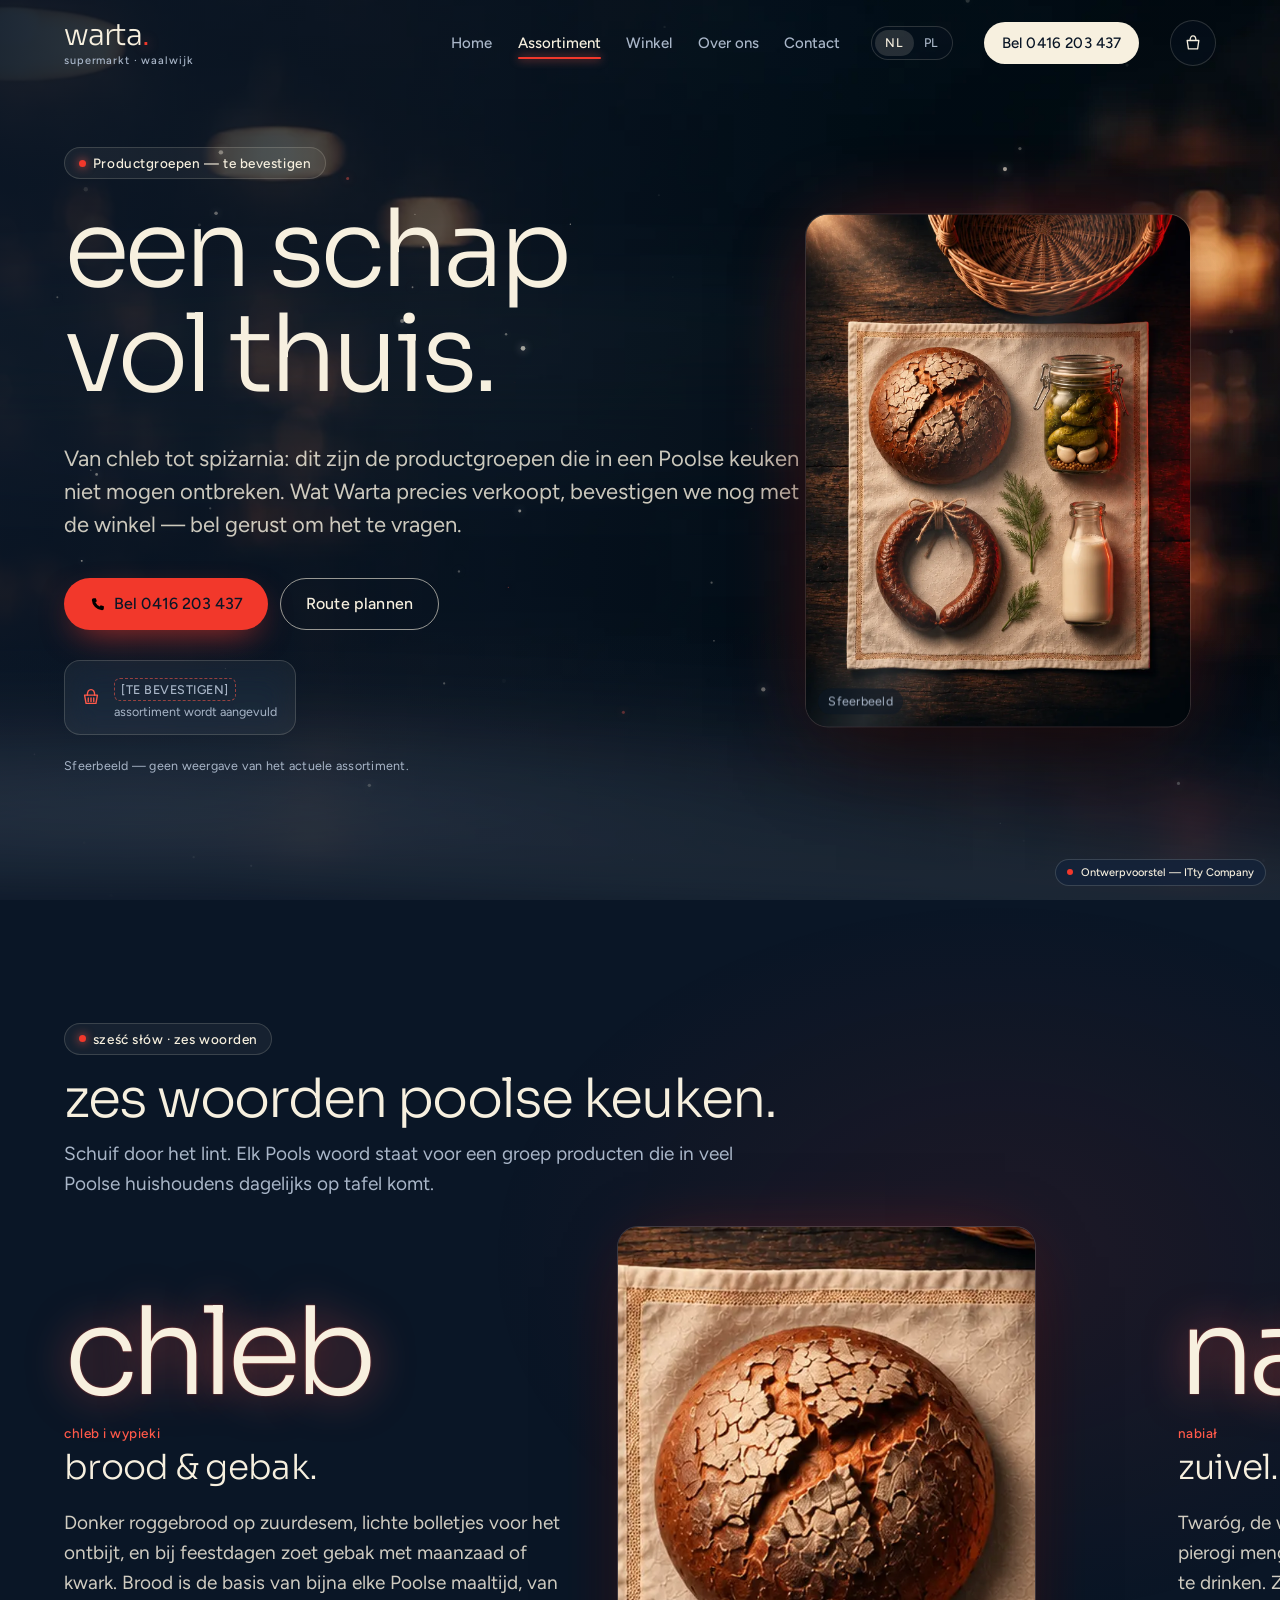
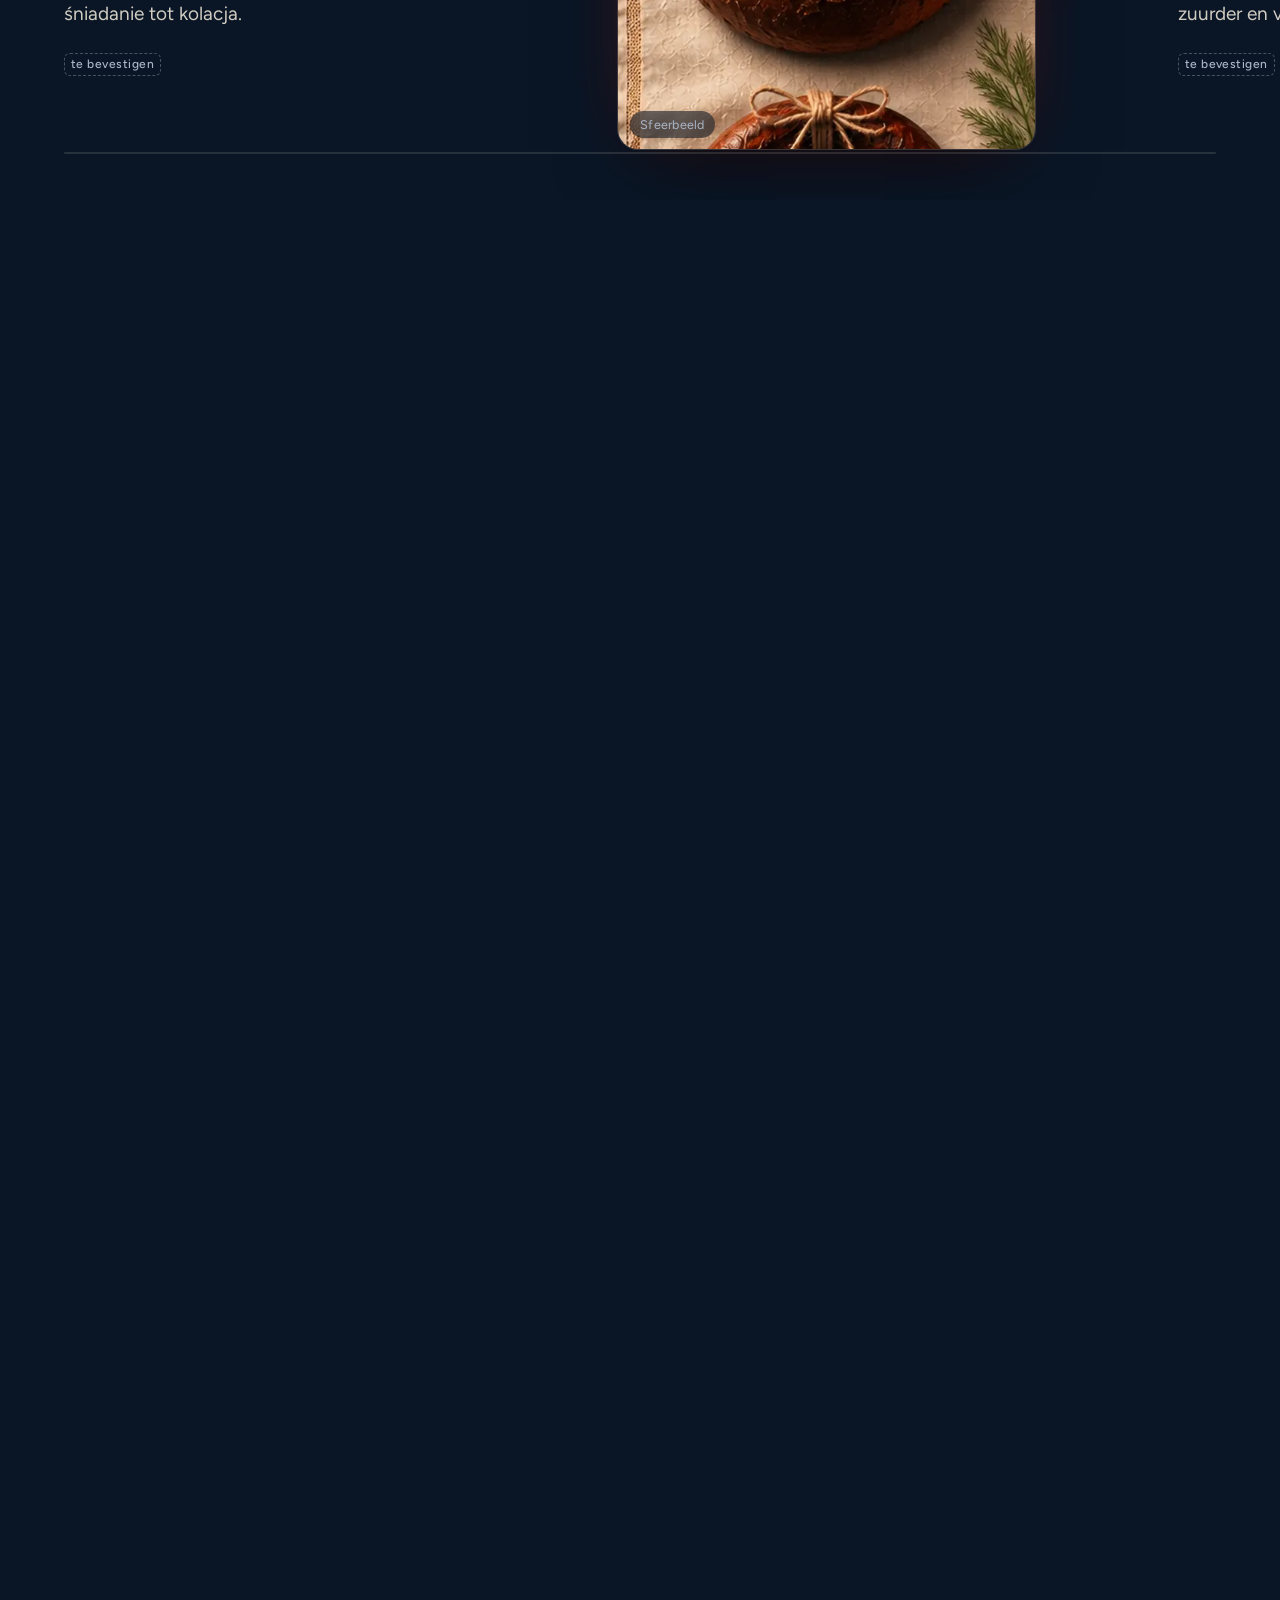
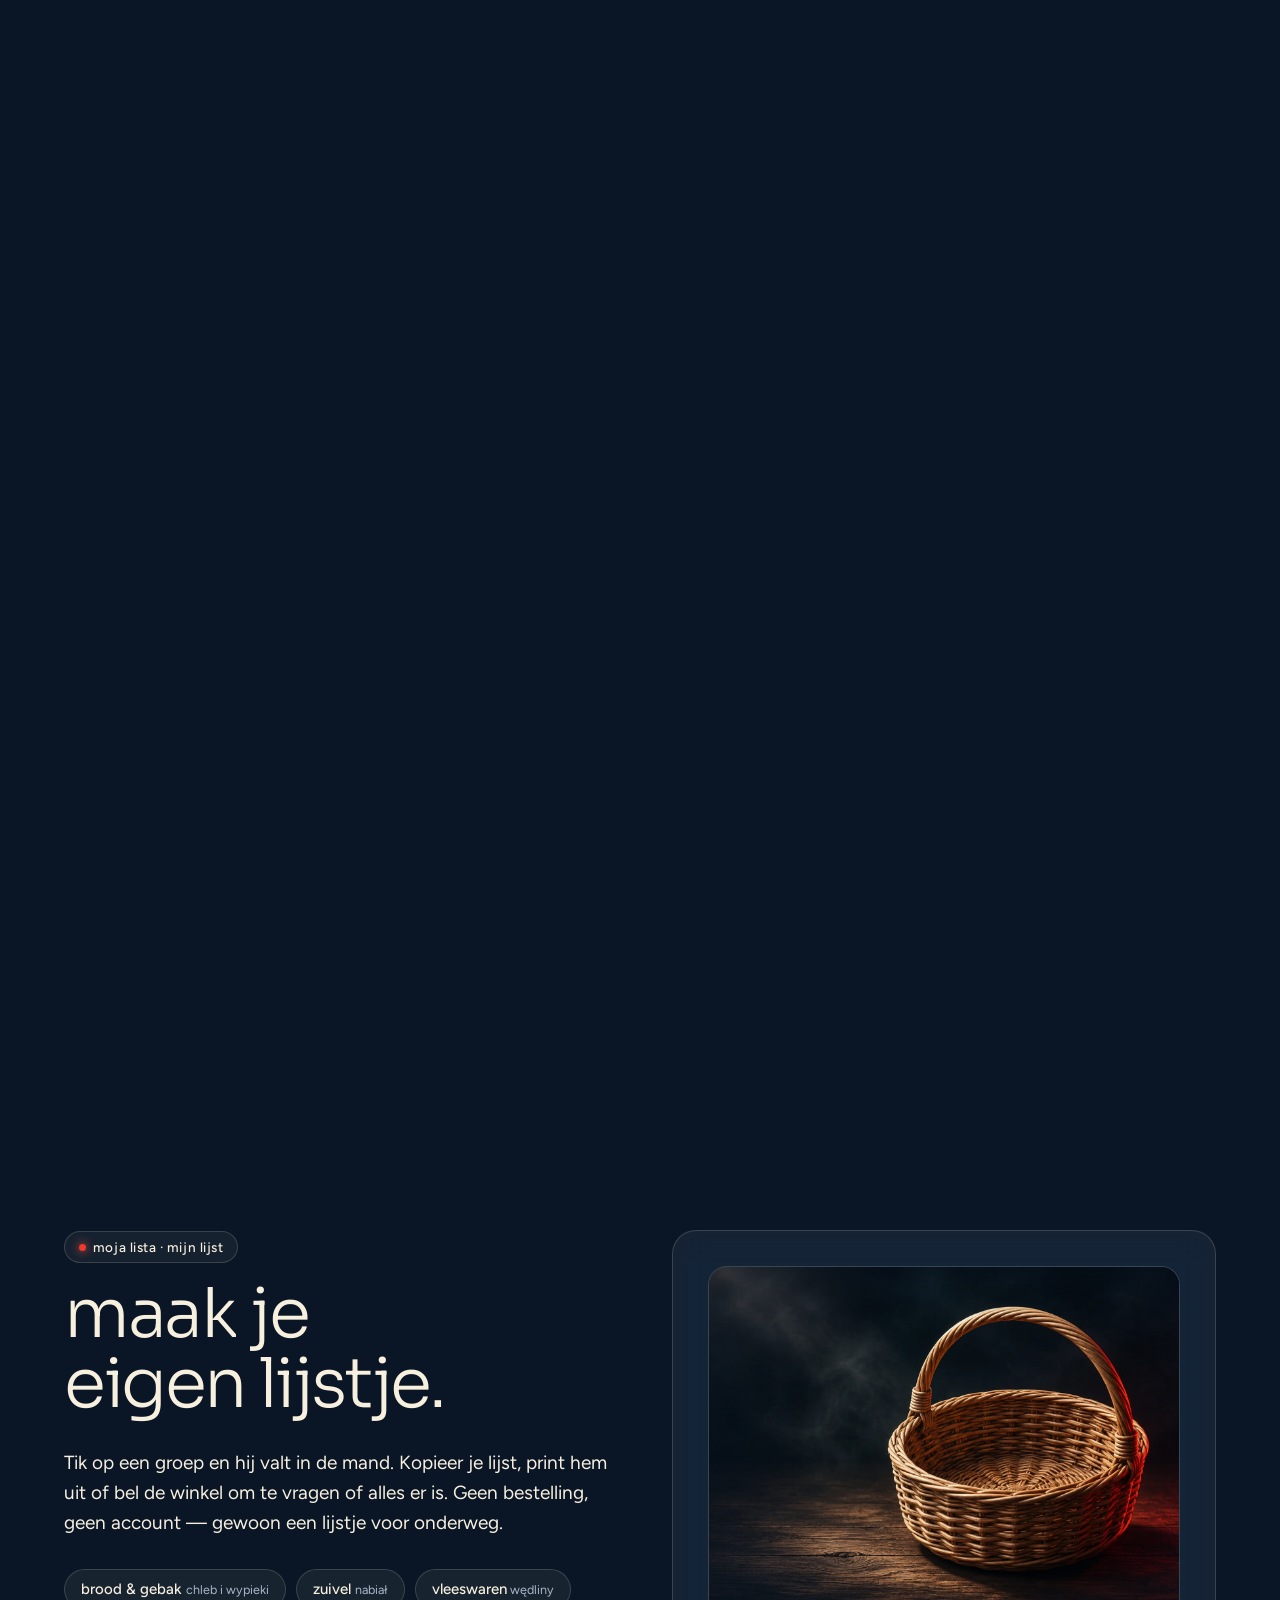
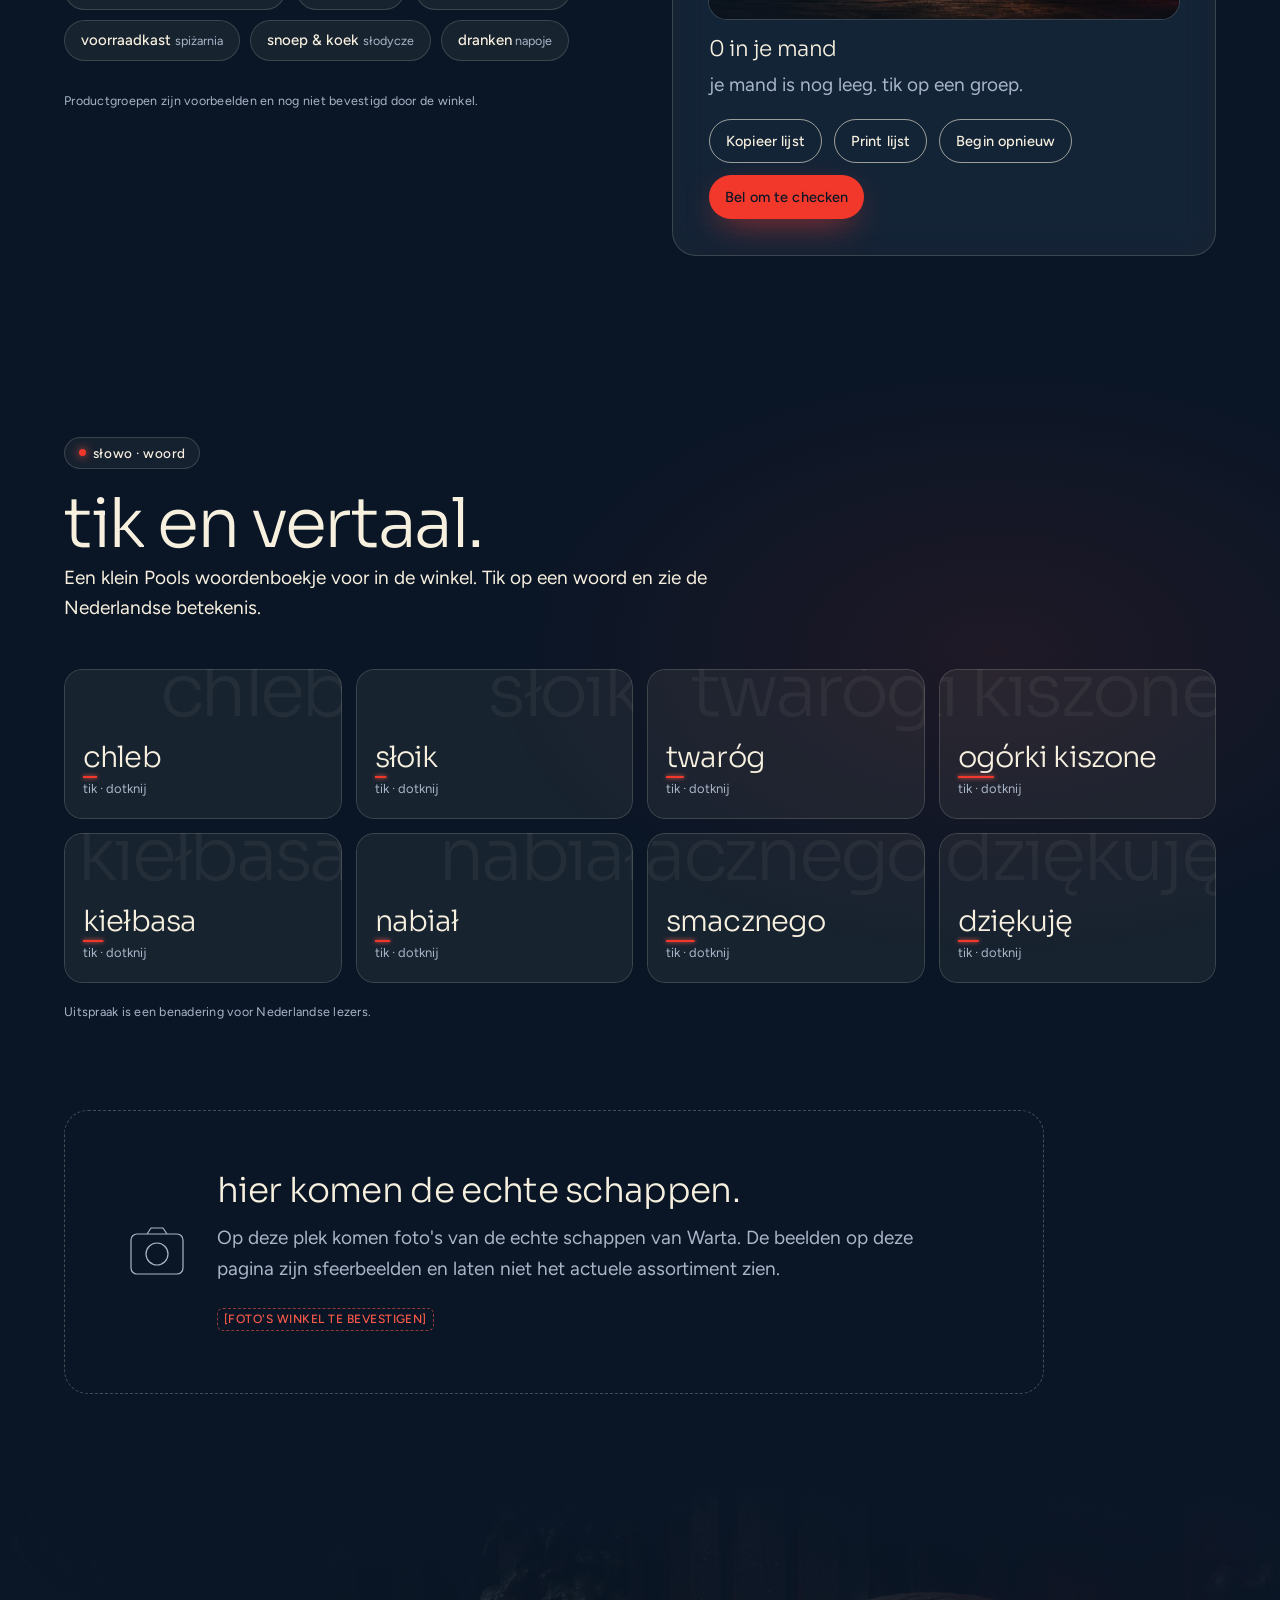
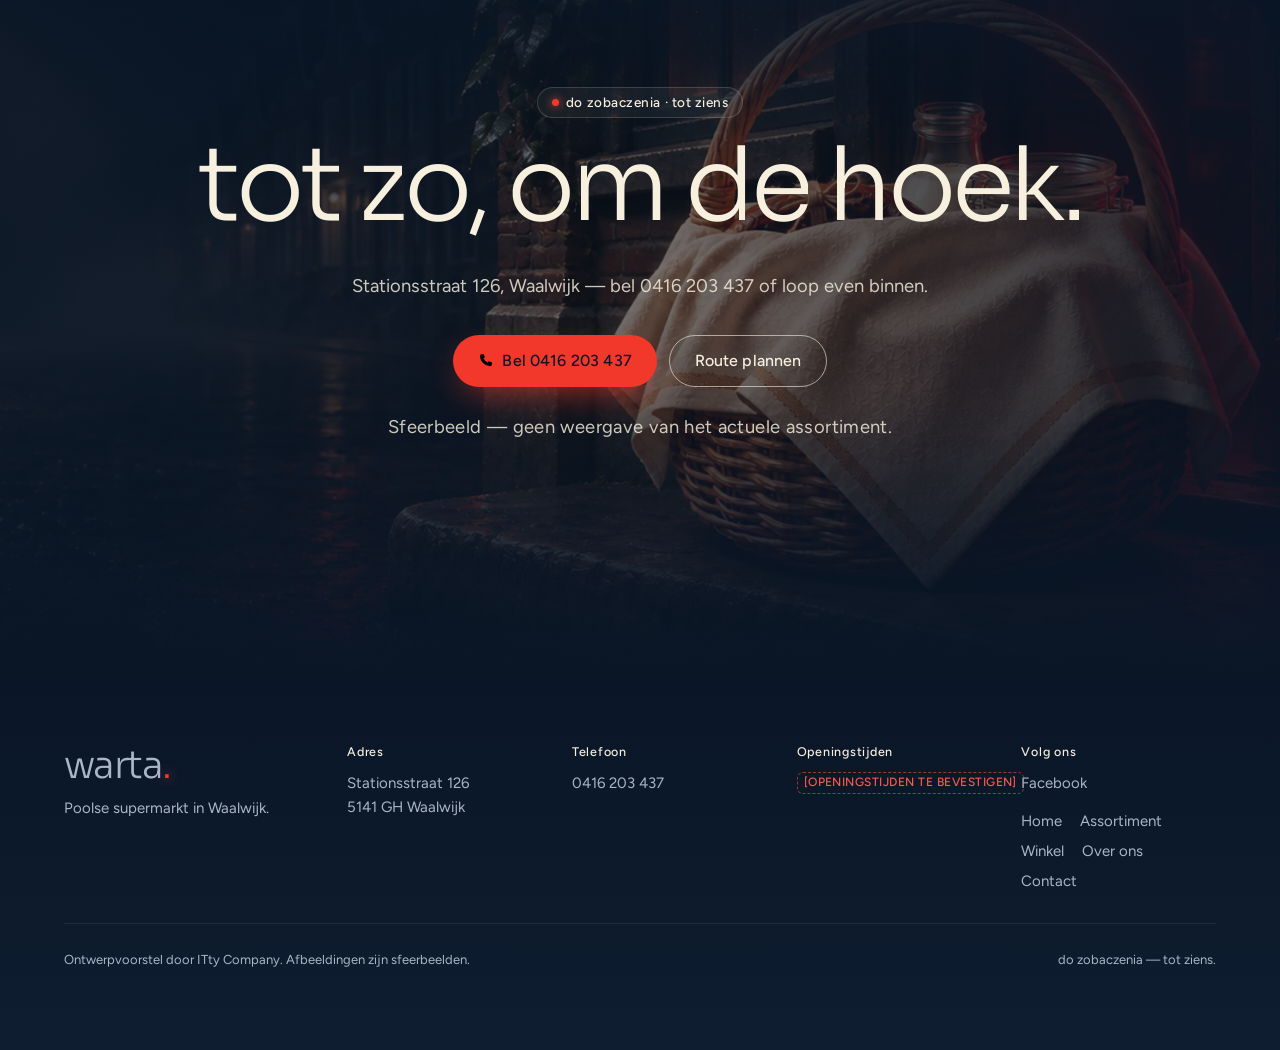
<file: assortiment.html>
<!doctype html>
<html lang="nl">
<head>
<meta charset="utf-8">
<meta name="viewport" content="width=device-width,initial-scale=1">
<title data-pl="Asortyment — Warta Supermarkt Waalwijk">Assortiment — Warta Supermarkt Waalwijk</title>
<meta name="description" content="Poolse productgroepen bij Warta Supermarkt in Waalwijk: van chleb tot spiżarnia. Assortiment wordt nog bevestigd — bel 0416 203 437." data-pl="Polskie grupy produktów w Warta Supermarkt w Waalwijk. Asortyment do potwierdzenia — zadzwoń: 0416 203 437.">
<meta name="theme-color" content="#0A1626">
<link rel="icon" href="data:image/svg+xml,%3Csvg xmlns='http://www.w3.org/2000/svg' viewBox='0 0 32 32'%3E%3Crect width='32' height='32' rx='8' fill='%230A1626'/%3E%3Ctext x='6' y='22' font-family='sans-serif' font-size='18' fill='%23F7F0DF'%3Ew%3C/text%3E%3Ccircle cx='25' cy='20' r='2.6' fill='%23F2382B'/%3E%3C/svg%3E">
<script>document.documentElement.className+=' js'</script>
<link rel="preconnect" href="https://fonts.googleapis.com"><link rel="preconnect" href="https://fonts.gstatic.com" crossorigin>
<link href="https://fonts.googleapis.com/css2?family=Figtree:wght@400;500&amp;family=Sora:wght@300&amp;display=swap" rel="stylesheet">
<link rel="stylesheet" href="assets/style.css">
<link rel="preload" as="image" href="assets/img/bg-shop.webp" fetchpriority="high">
</head>
<body>
<div class="curtain cover" id="curtain" aria-hidden="true"><i></i><i></i><div class="curtain__mark"><svg viewBox="0 0 84 84" aria-hidden="true"><path d="M20 40c0-16 9-26 22-26s22 10 22 26"/><path d="M12 40h60l-7 30H19z"/><path d="M16 50h52M18 60h48M30 40l-3 30M42 40v30M54 40l3 30"/><circle cx="64" cy="12" r="3.5"/></svg><b>warta.</b></div></div>
<a class="skip" href="#main" data-pl="Przejdź do treści">Naar inhoud</a>
<header class="nav" id="nav">
  <a class="logo" href="index.html" aria-label="Warta Supermarkt, home"><b>warta<i>.</i></b><small>supermarkt · waalwijk</small></a>
  <nav class="nav__links" aria-label="Hoofdmenu"><a href="index.html" data-pl="Start">Home</a><a href="assortiment.html" aria-current="page" data-pl="Asortyment">Assortiment</a><a href="winkel.html" data-pl="Sklep online">Winkel</a><a href="over-ons.html" data-pl="O nas">Over ons</a><a href="contact.html" data-pl="Kontakt">Contact</a></nav>
  <div class="lang" role="group" aria-label="Taal / Język"><button type="button" data-l="nl" aria-pressed="true">NL</button><button type="button" data-l="pl" aria-pressed="false">PL</button></div>
  <a class="btn btn--ivory" href="tel:+31416203437" data-pl="Zadzwoń: 0416 203 437">Bel 0416 203 437</a>
  <a class="cart-btn" href="winkel.html#mand" aria-label="Winkelmand"><svg viewBox="0 0 24 24" aria-hidden="true"><path d="M5 9h14l-1.5 10h-11z"/><path d="M8.5 9c0-3.5 1.6-5.5 3.5-5.5s3.5 2 3.5 5.5"/></svg><b class="cart-count">0</b></a>
  <button class="burger" type="button" aria-expanded="false" aria-controls="mmenu">menu</button>
</header>
<div class="mmenu" id="mmenu"><a href="index.html" data-pl="Start">Home</a><a href="assortiment.html" data-pl="Asortyment">Assortiment</a><a href="winkel.html" data-pl="Sklep online">Winkel</a><a href="over-ons.html" data-pl="O nas">Over ons</a><a href="contact.html" data-pl="Kontakt">Contact</a>
  <div class="mmenu__foot"><div class="lang" role="group" aria-label="Taal / Język"><button type="button" data-l="nl" aria-pressed="true">NL</button><button type="button" data-l="pl" aria-pressed="false">PL</button></div><span>Stationsstraat 126, Waalwijk</span><a class="btn btn--accent" href="tel:+31416203437" data-pl="Zadzwoń: 0416 203 437">Bel 0416 203 437</a></div>
</div>
<main id="main">
<section class="sec sec--top phero phero--art">
  <img class="sec__bg kb" data-par="0.12" src="assets/img/bg-shop.webp" alt="" width="1920" height="1074" fetchpriority="high">
  <div class="sec__shade"></div><div class="mist" aria-hidden="true"></div><canvas class="fx" data-fx="dust" aria-hidden="true"></canvas>
  <figure class="phero__art sheen" style="margin:0"><img src="assets/img/f11-flatlay.webp" alt="Bovenaanzicht: roggebrood, een pot augurken, gerookte worst en een fles melk op een linnen doek" width="1200" height="1593"><figcaption class="cap cap--on" data-pl="Zdjęcie poglądowe">Sfeerbeeld</figcaption></figure>
  <div class="phero__in">
    <span class="chip" data-pl="Grupy produktów — do potwierdzenia">Productgroepen — te bevestigen</span>
    <h1 class="split" data-pl="półka pełna domu.">een schap vol thuis.</h1>
    <p class="lead reveal" data-pl="Od chleba po spiżarnię: grupy produktów, bez których nie obejdzie się polska kuchnia. Dokładny asortyment Warty potwierdzimy ze sklepem.">Van chleb tot spiżarnia: dit zijn de productgroepen die in een Poolse keuken niet mogen ontbreken. Wat Warta precies verkoopt, bevestigen we nog met de winkel — bel gerust om het te vragen.</p>
    <div class="btns reveal"><a class="btn btn--accent" href="tel:+31416203437"><svg viewBox="0 0 24 24" aria-hidden="true"><path d="M6.6 3h3l1.5 4.5-2 1.3a12 12 0 0 0 6.1 6.1l1.3-2L21 14.4v3A2.6 2.6 0 0 1 18.4 20 15.4 15.4 0 0 1 4 5.6 2.6 2.6 0 0 1 6.6 3z"/></svg><span data-pl="Zadzwoń: 0416 203 437">Bel 0416 203 437</span></a><a class="btn btn--ghost" href="https://www.google.com/maps/dir/?api=1&amp;destination=Stationsstraat+126,+5141+GH+Waalwijk" target="_blank" rel="noopener" data-pl="Wyznacz trasę">Route plannen</a></div>
    <ul class="facts reveal"><li class="glass"><svg viewBox="0 0 24 24" aria-hidden="true"><path d="M5 10h14l-1.6 9H6.6z"/><path d="M8 10c0-4 1.8-6 4-6s4 2 4 6"/><path d="M9 13v4M12 13v4M15 13v4"/></svg><b data-pl="&lt;span class=&quot;tbc&quot;&gt;[DO POTWIERDZENIA]&lt;/span&gt;"><span class="tbc">[TE BEVESTIGEN]</span></b><span data-pl="asortyment zostanie uzupełniony">assortiment wordt aangevuld</span></li></ul>
    <p class="cap reveal" style="margin-top:22px" data-pl="Zdjęcie poglądowe — nie przedstawia aktualnego asortymentu.">Sfeerbeeld — geen weergave van het actuele assortiment.</p>
  </div>
</section>
<section class="ribbon" aria-label="Productgroepen">
  <div class="ribbon__pin glowbg">
    <div class="ribbon__head"><span class="chip" data-pl="sześć słów">sześć słów · zes woorden</span><h2 class="split" data-pl="sześć słów polskiej kuchni.">zes woorden poolse keuken.</h2><p class="muted reveal" data-pl="Przewiń wstążkę. Każde polskie słowo to grupa produktów, która na co dzień trafia na polski stół.">Schuif door het lint. Elk Pools woord staat voor een groep producten die in veel Poolse huishoudens dagelijks op tafel komt.</p></div>
    <div class="ribbon__track"><article class="gslide">
      <div><div class="gslide__word" lang="pl">chleb</div><h3><small data-pl="chleb i wypieki">chleb i wypieki</small><span class="pl-only">chleb.</span><span class="nl-only">brood &amp; gebak.</span></h3><p>Donker roggebrood op zuurdesem, lichte bolletjes voor het ontbijt, en bij feestdagen zoet gebak met maanzaad of kwark. Brood is de basis van bijna elke Poolse maaltijd, van śniadanie tot kolacja.</p><span class="tbc tbc--muted" data-pl="do potwierdzenia">te bevestigen</span></div>
      <figure class="gslide__img" style="margin:0"><img src="assets/img/f11-flatlay.webp" alt="" loading="lazy" width="1200" height="1593" style="left:-27.0%;top:-41.5%"><figcaption class="cap cap--on" data-pl="Zdjęcie poglądowe">Sfeerbeeld</figcaption></figure>
    </article><article class="gslide">
      <div><div class="gslide__word" lang="pl">nabiał</div><h3><small data-pl="nabiał">nabiał</small><span class="pl-only">nabiał.</span><span class="nl-only">zuivel.</span></h3><p>Twaróg, de witte verse kaas die je op brood smeert of door pierogi mengt. Zure room voor soepen en sauzen, kefir om te drinken. Zuivel is in de Poolse keuken vaak net wat zuurder en voller dan je gewend bent.</p><span class="tbc tbc--muted" data-pl="do potwierdzenia">te bevestigen</span></div>
      <figure class="gslide__img" style="margin:0"><img src="assets/img/f11-flatlay.webp" alt="" loading="lazy" width="1200" height="1593" style="left:-110.6%;top:-109.6%"><figcaption class="cap cap--on" data-pl="Zdjęcie poglądowe">Sfeerbeeld</figcaption></figure>
    </article><article class="gslide">
      <div><div class="gslide__word" lang="pl">wędliny</div><h3><small data-pl="wędliny">wędliny</small><span class="pl-only">wędliny.</span><span class="nl-only">vleeswaren.</span></h3><p>Gerookte worst, ham en spek: in Polen is roken een vak. Kiełbasa gaat op brood, in de soep of op de grill, en hoort bij bijna elk feest — van een gewone zondag tot de mand van de święconka.</p><span class="tbc tbc--muted" data-pl="do potwierdzenia">te bevestigen</span></div>
      <figure class="gslide__img" style="margin:0"><img src="assets/img/f11-flatlay.webp" alt="" loading="lazy" width="1200" height="1593" style="left:-22.6%;top:-111.9%"><figcaption class="cap cap--on" data-pl="Zdjęcie poglądowe">Sfeerbeeld</figcaption></figure>
    </article><article class="gslide">
      <div><div class="gslide__word" lang="pl">spiżarnia</div><h3><small data-pl="spiżarnia">spiżarnia</small><span class="pl-only">spiżarnia.</span><span class="nl-only">voorraadkast.</span></h3><p>Ogórki kiszone, zuurkool, rode biet, jam en ingemaakte paddenstoelen. De voorraadkast is het hart van een Poolse keuken: alles wat in glas bewaard wordt, smaakt naar thuis.</p><span class="tbc tbc--muted" data-pl="do potwierdzenia">te bevestigen</span></div>
      <figure class="gslide__img" style="margin:0"><img src="assets/img/f11-flatlay.webp" alt="" loading="lazy" width="1200" height="1593" style="left:-108.4%;top:-41.5%"><figcaption class="cap cap--on" data-pl="Zdjęcie poglądowe">Sfeerbeeld</figcaption></figure>
    </article><article class="gslide">
      <div><div class="gslide__word" lang="pl">słodycze</div><h3><small data-pl="słodycze">słodycze</small><span class="pl-only">słodycze.</span><span class="nl-only">snoep &amp; koek.</span></h3><p>Chocolade, wafels, peperkoek en snoepjes die je kent uit je jeugd. Zoetigheid is in Polen iets om te delen: bij de koffie, bij bezoek of gewoon na het eten.</p><span class="tbc tbc--muted" data-pl="do potwierdzenia">te bevestigen</span></div>
      <figure class="gslide__img" style="margin:0"><img src="assets/img/f11-flatlay.webp" alt="" loading="lazy" width="1200" height="1593" style="left:-75.4%;top:-90.8%"><figcaption class="cap cap--on" data-pl="Zdjęcie poglądowe">Sfeerbeeld</figcaption></figure>
    </article><article class="gslide">
      <div><div class="gslide__word" lang="pl">napoje</div><h3><small data-pl="napoje">napoje</small><span class="pl-only">napoje.</span><span class="nl-only">dranken.</span></h3><p>Van vruchtensap en mineraalwater tot de dranken die bij een Poolse tafel horen. Welke dranken Warta verkoopt, vullen we aan zodra de winkel het bevestigt.</p><span class="tbc tbc--muted" data-pl="do potwierdzenia">te bevestigen</span></div>
      <figure class="gslide__img" style="margin:0"><img src="assets/img/f11-flatlay.webp" alt="" loading="lazy" width="1200" height="1593" style="left:-88.6%;top:0.0%"><figcaption class="cap cap--on" data-pl="Zdjęcie poglądowe">Sfeerbeeld</figcaption></figure>
    </article></div>
    <div class="ribbon__bar" aria-hidden="true"><i></i></div>
  </div>
</section>
<section class="block" id="lista">
  <div class="lista">
    <div>
      <span class="chip" data-pl="moja lista">moja lista · mijn lijst</span>
      <h2 class="split" data-pl="zrób własną listę.">maak je eigen lijstje.</h2>
      <p class="reveal" data-pl="Dotknij grupy, a wpadnie do koszyka. Skopiuj listę, wydrukuj ją albo zadzwoń do sklepu i zapytaj, czy wszystko jest. Bez zamówienia, bez konta — po prostu lista na zakupy.">Tik op een groep en hij valt in de mand. Kopieer je lijst, print hem uit of bel de winkel om te vragen of alles er is. Geen bestelling, geen account — gewoon een lijstje voor onderweg.</p>
      <div class="groups reveal"><button class="gbtn" type="button" aria-pressed="false" data-nl="brood & gebak" data-plname="chleb i wypieki" data-short="brood">brood &amp; gebak<small lang="pl">chleb i wypieki</small></button><button class="gbtn" type="button" aria-pressed="false" data-nl="zuivel" data-plname="nabiał" data-short="zuivel">zuivel<small lang="pl">nabiał</small></button><button class="gbtn" type="button" aria-pressed="false" data-nl="vleeswaren" data-plname="wędliny" data-short="worst">vleeswaren<small lang="pl">wędliny</small></button><button class="gbtn" type="button" aria-pressed="false" data-nl="voorraadkast" data-plname="spiżarnia" data-short="potten">voorraadkast<small lang="pl">spiżarnia</small></button><button class="gbtn" type="button" aria-pressed="false" data-nl="snoep & koek" data-plname="słodycze" data-short="snoep">snoep &amp; koek<small lang="pl">słodycze</small></button><button class="gbtn" type="button" aria-pressed="false" data-nl="dranken" data-plname="napoje" data-short="drank">dranken<small lang="pl">napoje</small></button></div>
      <p class="cap reveal" data-pl="Grupy produktów są przykładowe i nie zostały jeszcze potwierdzone przez sklep.">Productgroepen zijn voorbeelden en nog niet bevestigd door de winkel.</p>
    </div>
    <div class="basket glass card reveal" aria-live="polite">
      <div class="bimg"><img src="assets/img/k1-empty.webp" alt="Lege rieten mand" width="1920" height="1074" loading="lazy"><div id="items"></div></div>
      <h3 class="cnt">0 in je mand</h3>
      <p class="empty" data-pl="twój koszyk jest jeszcze pusty. dotknij grupy.">je mand is nog leeg. tik op een groep.</p>
      <ol hidden></ol>
      <div class="btns">
        <button class="btn btn--ghost" type="button" data-act="copy" data-pl="Kopiuj listę">Kopieer lijst</button>
        <button class="btn btn--ghost" type="button" data-act="print" data-pl="Drukuj listę">Print lijst</button>
        <button class="btn btn--ghost" type="button" data-act="reset" data-pl="Zacznij od nowa">Begin opnieuw</button>
        <a class="btn btn--accent" href="tel:+31416203437" data-pl="Zadzwoń i sprawdź">Bel om te checken</a>
      </div>
    </div>
  </div>
  <div id="printlist" aria-hidden="true"></div>
</section>
<section class="block glowbg">
  <div class="block__head"><span class="chip">słowo · woord</span><h3 class="split" style="font-size:clamp(2.25rem,1.4rem + 3.6vw,5rem);letter-spacing:-.035em" data-pl="dotknij i przetłumacz.">tik en vertaal.</h3><p class="reveal" data-pl="Mały polsko-niderlandzki słowniczek. Dotknij słowa i zobacz znaczenie po niderlandzku.">Een klein Pools woordenboekje voor in de winkel. Tik op een woord en zie de Nederlandse betekenis.</p></div>
  <div class="words reveal"><button class="wcard card" type="button" aria-pressed="false" data-w="chleb"><span><b lang="pl">chleb</b><small>tik · dotknij</small></span><span><b>brood</b><small>uitspraak: <i>chlep</i></small></span></button><button class="wcard card" type="button" aria-pressed="false" data-w="słoik"><span><b lang="pl">słoik</b><small>tik · dotknij</small></span><span><b>pot, glazen pot</b><small>uitspraak: <i>swojik</i></small></span></button><button class="wcard card" type="button" aria-pressed="false" data-w="twaróg"><span><b lang="pl">twaróg</b><small>tik · dotknij</small></span><span><b>verse witte kaas</b><small>uitspraak: <i>tvaroek</i></small></span></button><button class="wcard card" type="button" aria-pressed="false" data-w="ogórki kiszone"><span><b lang="pl">ogórki kiszone</b><small>tik · dotknij</small></span><span><b>gegiste augurken</b><small>uitspraak: <i>ogoerki kisjone</i></small></span></button><button class="wcard card" type="button" aria-pressed="false" data-w="kiełbasa"><span><b lang="pl">kiełbasa</b><small>tik · dotknij</small></span><span><b>worst</b><small>uitspraak: <i>kjeuwbasa</i></small></span></button><button class="wcard card" type="button" aria-pressed="false" data-w="nabiał"><span><b lang="pl">nabiał</b><small>tik · dotknij</small></span><span><b>zuivel</b><small>uitspraak: <i>nabjauw</i></small></span></button><button class="wcard card" type="button" aria-pressed="false" data-w="smacznego"><span><b lang="pl">smacznego</b><small>tik · dotknij</small></span><span><b>eet smakelijk</b><small>uitspraak: <i>smatsjnego</i></small></span></button><button class="wcard card" type="button" aria-pressed="false" data-w="dziękuję"><span><b lang="pl">dziękuję</b><small>tik · dotknij</small></span><span><b>dank je wel</b><small>uitspraak: <i>dzjenkoeje</i></small></span></button></div>
  <p class="cap" style="margin-top:20px" data-pl="Wymowa jest przybliżona, dla czytelników z Holandii.">Uitspraak is een benadering voor Nederlandse lezers.</p>
</section>
<section class="block" style="padding-top:0">
  <div class="ph reveal">
    <svg viewBox="0 0 64 64" aria-hidden="true"><rect x="6" y="14" width="52" height="40" rx="6"/><circle cx="32" cy="34" r="11"/><path d="M22 14l4-6h12l4 6"/></svg>
    <div><h3 data-pl="tu pojawią się prawdziwe półki.">hier komen de echte schappen.</h3><p class="muted" data-pl="W tym miejscu pojawią się zdjęcia prawdziwych półek Warty. Zdjęcia na tej stronie mają charakter poglądowy.">Op deze plek komen foto's van de echte schappen van Warta. De beelden op deze pagina zijn sfeerbeelden en laten niet het actuele assortiment zien.</p><span class="tbc" data-pl="[ZDJĘCIA SKLEPU DO POTWIERDZENIA]">[FOTO'S WINKEL TE BEVESTIGEN]</span></div>
  </div>
</section>
<section class="sec finale" id="finale">
  <img class="sec__bg kb" data-par="0.1" src="assets/img/k7-doorstep.webp" alt="" width="1920" height="1074" loading="lazy">
  <div class="sec__shade"></div><canvas class="fx" data-fx="sparks" aria-hidden="true"></canvas>
  <div class="finale__in">
    <span class="chip" data-pl="do zobaczenia">do zobaczenia · tot ziens</span>
    <h2 class="split" data-pl="do zobaczenia, za rogiem.">tot zo, om de hoek.</h2>
    <p class="reveal" data-pl="Stationsstraat 126, Waalwijk — zadzwoń 0416 203 437 albo po prostu wpadnij.">Stationsstraat 126, Waalwijk — bel 0416 203 437 of loop even binnen.</p>
    <div class="btns reveal"><a class="btn btn--accent" href="tel:+31416203437"><svg viewBox="0 0 24 24" aria-hidden="true"><path d="M6.6 3h3l1.5 4.5-2 1.3a12 12 0 0 0 6.1 6.1l1.3-2L21 14.4v3A2.6 2.6 0 0 1 18.4 20 15.4 15.4 0 0 1 4 5.6 2.6 2.6 0 0 1 6.6 3z"/></svg><span data-pl="Zadzwoń: 0416 203 437">Bel 0416 203 437</span></a><a class="btn btn--ghost" href="https://www.google.com/maps/dir/?api=1&amp;destination=Stationsstraat+126,+5141+GH+Waalwijk" target="_blank" rel="noopener" data-pl="Wyznacz trasę">Route plannen</a></div>
    <p class="cap reveal" style="margin-top:28px" data-pl="Zdjęcie poglądowe — nie przedstawia aktualnego asortymentu.">Sfeerbeeld — geen weergave van het actuele assortiment.</p>
  </div>
</section>
<div class="toast" role="status"></div>
</main>
<footer class="foot">
  <div><a class="logo" href="index.html" aria-label="Warta Supermarkt, home"><b>warta<i>.</i></b></a><p style="margin-top:12px" data-pl="Polski supermarket w Waalwijk.">Poolse supermarkt in Waalwijk.</p></div>
  <div><h4 data-pl="Adres">Adres</h4><p><a href="https://www.google.com/maps/dir/?api=1&amp;destination=Stationsstraat+126,+5141+GH+Waalwijk" target="_blank" rel="noopener">Stationsstraat 126<br>5141 GH Waalwijk</a></p></div>
  <div><h4 data-pl="Telefon">Telefoon</h4><p><a href="tel:+31416203437">0416 203 437</a></p></div>
  <div><h4 data-pl="Godziny otwarcia">Openingstijden</h4><p data-pl="&lt;span class=&quot;tbc&quot;&gt;[GODZINY OTWARCIA DO POTWIERDZENIA]&lt;/span&gt;"><span class="tbc">[OPENINGSTIJDEN TE BEVESTIGEN]</span></p></div>
  <div><h4 data-pl="Obserwuj nas">Volg ons</h4><p><a href="https://www.facebook.com/Wartasupermarktwaalwijk/" target="_blank" rel="noopener">Facebook</a></p><nav class="foot__nav" aria-label="Footer" style="margin-top:14px"><a href="index.html" data-pl="Start">Home</a><a href="assortiment.html" data-pl="Asortyment">Assortiment</a><a href="winkel.html" data-pl="Sklep online">Winkel</a><a href="over-ons.html" data-pl="O nas">Over ons</a><a href="contact.html" data-pl="Kontakt">Contact</a></nav></div>
  <div class="foot__bar"><span data-pl="Projekt poglądowy ITty Company. Zdjęcia mają charakter poglądowy.">Ontwerpvoorstel door ITty Company. Afbeeldingen zijn sfeerbeelden.</span><span>do zobaczenia — tot ziens.</span></div>
</footer>
<button class="badge" type="button"><b style="font-weight:500" data-pl="Projekt poglądowy — ITty Company">Ontwerpvoorstel — ITty Company</b><span data-pl="To przykładowy projekt. Zdjęcia mają charakter poglądowy.">Dit is een voorbeeldontwerp. Afbeeldingen zijn sfeerbeelden.</span></button>
<script src="assets/vendor/lenis.min.js"></script>
<script src="assets/site.js"></script>
<script src="assets/shop.js"></script>
</body>
</html>
</file>
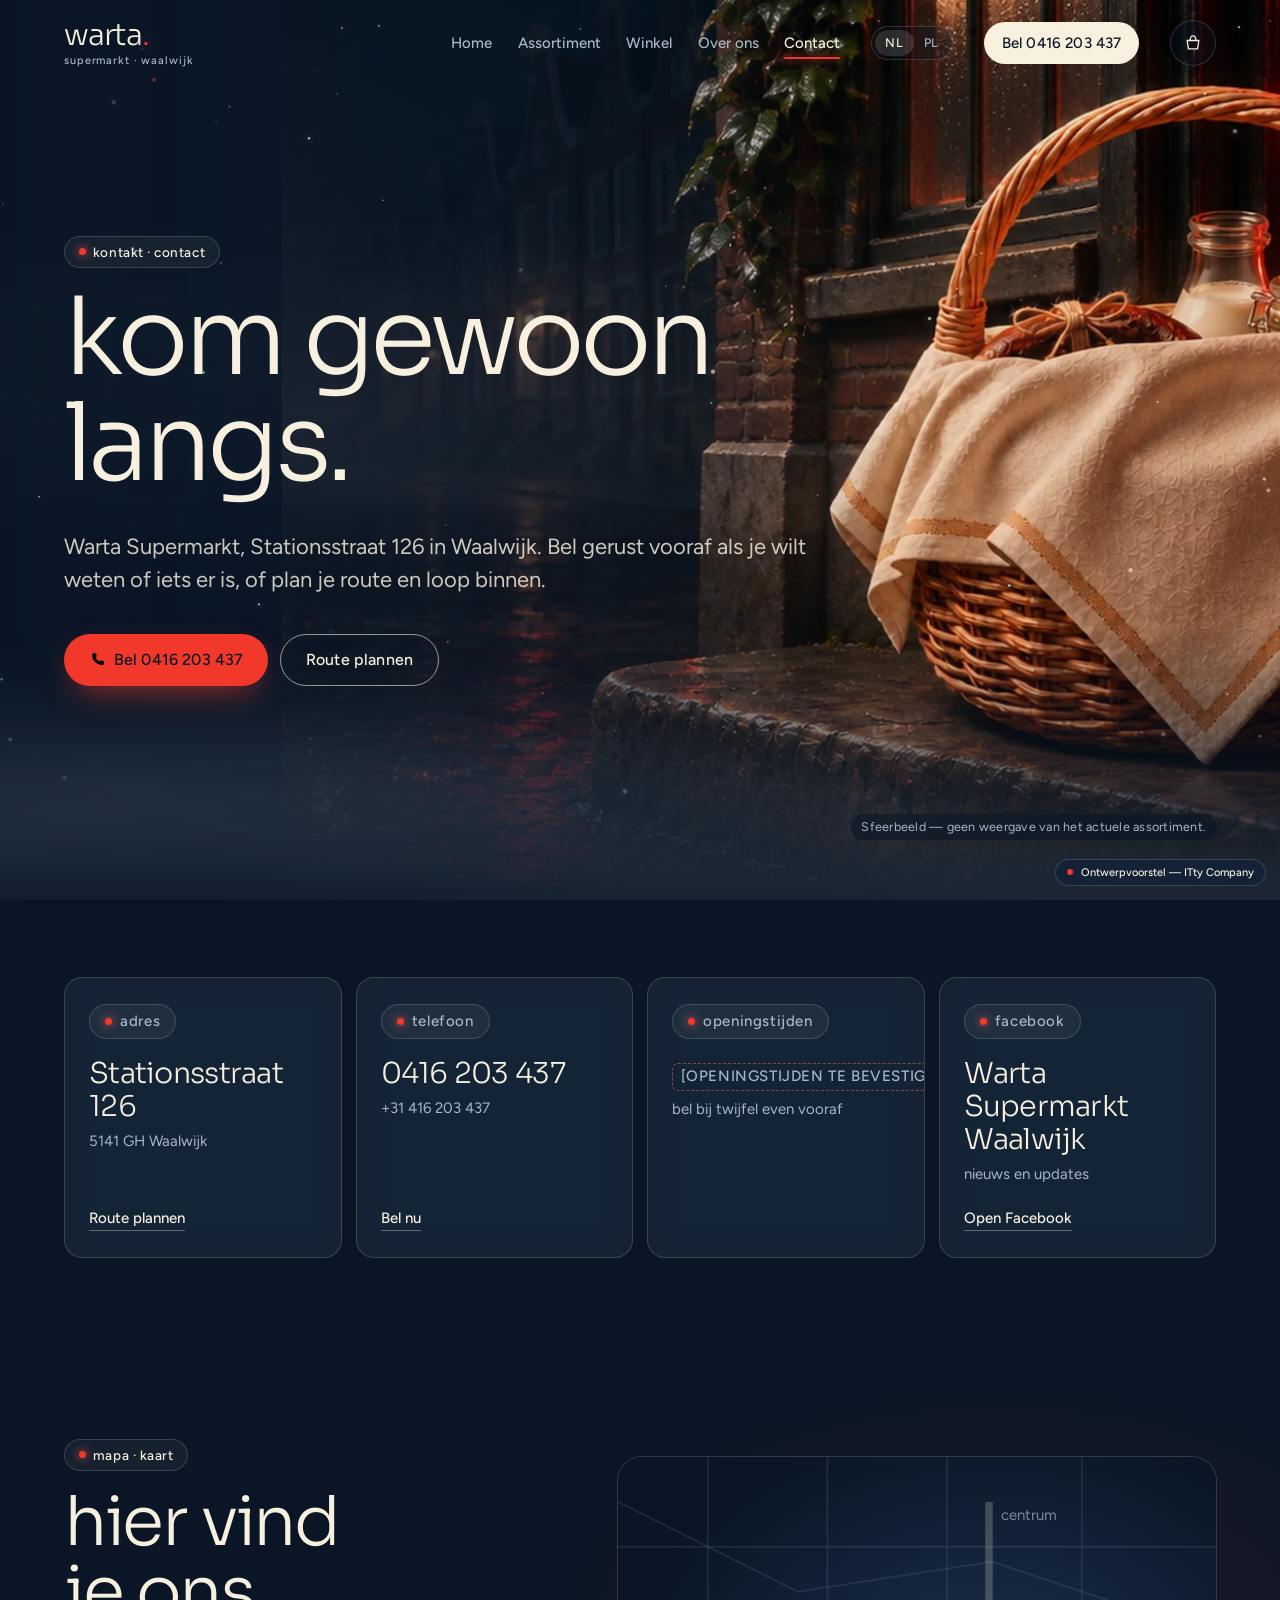
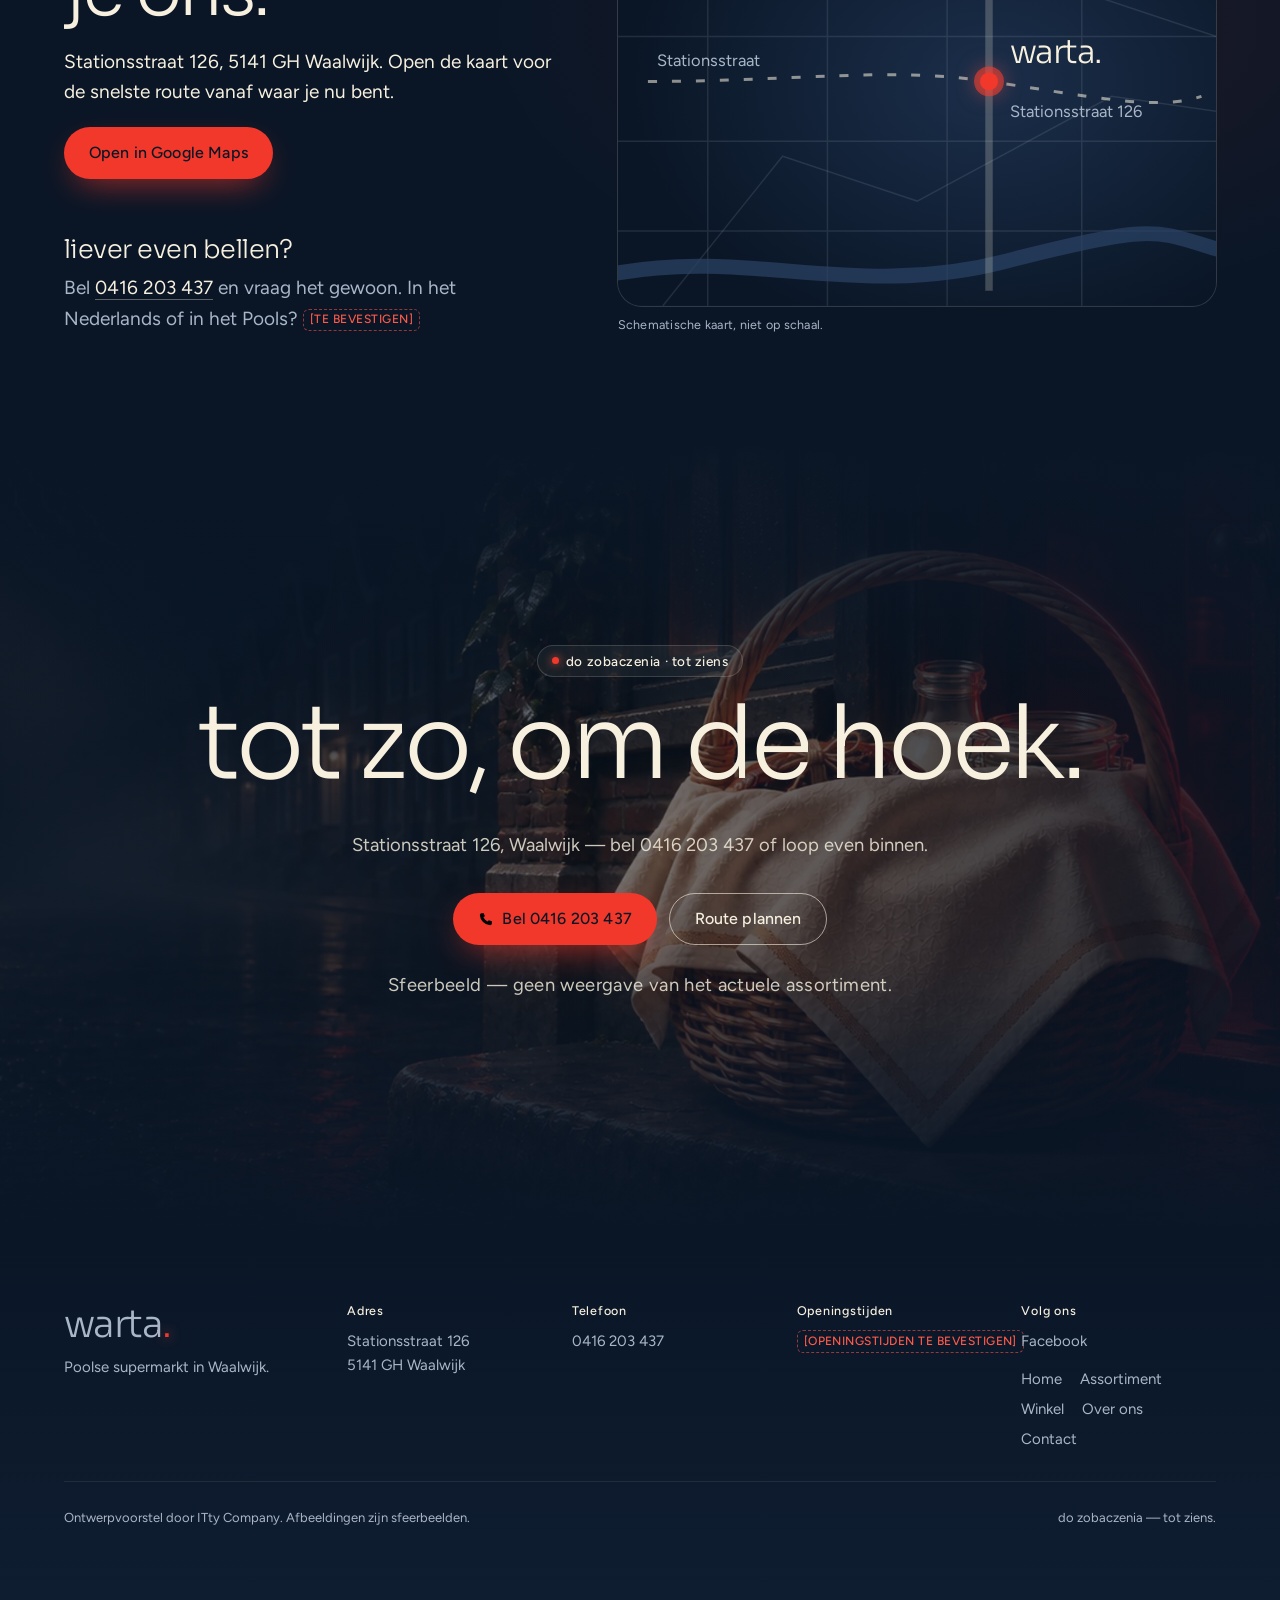
<file: contact.html>
<!doctype html>
<html lang="nl">
<head>
<meta charset="utf-8">
<meta name="viewport" content="width=device-width,initial-scale=1">
<title data-pl="Kontakt — Warta Supermarkt, Stationsstraat 126 Waalwijk">Contact — Warta Supermarkt, Stationsstraat 126 Waalwijk</title>
<meta name="description" content="Warta Supermarkt, Stationsstraat 126, 5141 GH Waalwijk. Telefoon 0416 203 437. Route, Facebook en openingstijden." data-pl="Warta Supermarkt, Stationsstraat 126, 5141 GH Waalwijk. Tel. 0416 203 437. Trasa, Facebook i godziny otwarcia.">
<meta name="theme-color" content="#0A1626">
<link rel="icon" href="data:image/svg+xml,%3Csvg xmlns='http://www.w3.org/2000/svg' viewBox='0 0 32 32'%3E%3Crect width='32' height='32' rx='8' fill='%230A1626'/%3E%3Ctext x='6' y='22' font-family='sans-serif' font-size='18' fill='%23F7F0DF'%3Ew%3C/text%3E%3Ccircle cx='25' cy='20' r='2.6' fill='%23F2382B'/%3E%3C/svg%3E">
<script>document.documentElement.className+=' js'</script>
<link rel="preconnect" href="https://fonts.googleapis.com"><link rel="preconnect" href="https://fonts.gstatic.com" crossorigin>
<link href="https://fonts.googleapis.com/css2?family=Figtree:wght@400;500&amp;family=Sora:wght@300&amp;display=swap" rel="stylesheet">
<link rel="stylesheet" href="assets/style.css">
<link rel="preload" as="image" href="assets/img/k7-doorstep.webp" fetchpriority="high">
</head>
<body>
<div class="curtain cover" id="curtain" aria-hidden="true"><i></i><i></i><div class="curtain__mark"><svg viewBox="0 0 84 84" aria-hidden="true"><path d="M20 40c0-16 9-26 22-26s22 10 22 26"/><path d="M12 40h60l-7 30H19z"/><path d="M16 50h52M18 60h48M30 40l-3 30M42 40v30M54 40l3 30"/><circle cx="64" cy="12" r="3.5"/></svg><b>warta.</b></div></div>
<a class="skip" href="#main" data-pl="Przejdź do treści">Naar inhoud</a>
<header class="nav" id="nav">
  <a class="logo" href="index.html" aria-label="Warta Supermarkt, home"><b>warta<i>.</i></b><small>supermarkt · waalwijk</small></a>
  <nav class="nav__links" aria-label="Hoofdmenu"><a href="index.html" data-pl="Start">Home</a><a href="assortiment.html" data-pl="Asortyment">Assortiment</a><a href="winkel.html" data-pl="Sklep online">Winkel</a><a href="over-ons.html" data-pl="O nas">Over ons</a><a href="contact.html" aria-current="page" data-pl="Kontakt">Contact</a></nav>
  <div class="lang" role="group" aria-label="Taal / Język"><button type="button" data-l="nl" aria-pressed="true">NL</button><button type="button" data-l="pl" aria-pressed="false">PL</button></div>
  <a class="btn btn--ivory" href="tel:+31416203437" data-pl="Zadzwoń: 0416 203 437">Bel 0416 203 437</a>
  <a class="cart-btn" href="winkel.html#mand" aria-label="Winkelmand"><svg viewBox="0 0 24 24" aria-hidden="true"><path d="M5 9h14l-1.5 10h-11z"/><path d="M8.5 9c0-3.5 1.6-5.5 3.5-5.5s3.5 2 3.5 5.5"/></svg><b class="cart-count">0</b></a>
  <button class="burger" type="button" aria-expanded="false" aria-controls="mmenu">menu</button>
</header>
<div class="mmenu" id="mmenu"><a href="index.html" data-pl="Start">Home</a><a href="assortiment.html" data-pl="Asortyment">Assortiment</a><a href="winkel.html" data-pl="Sklep online">Winkel</a><a href="over-ons.html" data-pl="O nas">Over ons</a><a href="contact.html" data-pl="Kontakt">Contact</a>
  <div class="mmenu__foot"><div class="lang" role="group" aria-label="Taal / Język"><button type="button" data-l="nl" aria-pressed="true">NL</button><button type="button" data-l="pl" aria-pressed="false">PL</button></div><span>Stationsstraat 126, Waalwijk</span><a class="btn btn--accent" href="tel:+31416203437" data-pl="Zadzwoń: 0416 203 437">Bel 0416 203 437</a></div>
</div>
<main id="main">
<section class="sec sec--top phero">
  <img class="sec__bg kb shift-r" data-par="0.12" src="assets/img/k7-doorstep.webp" alt="Rieten mand met linnen doek op een stoep voor een half open winkeldeur in een natte straat bij nacht" width="1920" height="1074" fetchpriority="high" style="object-position:66% 50%">
  <div class="sec__shade"></div><div class="mist mist--load" aria-hidden="true"></div><canvas class="fx" data-fx="dust" aria-hidden="true"></canvas>
  <div class="phero__in">
    <span class="chip" data-pl="kontakt">kontakt · contact</span>
    <h1 class="split" data-pl="po prostu wpadnij.">kom gewoon langs.</h1>
    <p class="lead reveal" data-pl="Warta Supermarkt, Stationsstraat 126 w Waalwijk. Zadzwoń wcześniej, jeśli chcesz wiedzieć, czy coś jest, albo wyznacz trasę i wpadnij.">Warta Supermarkt, Stationsstraat 126 in Waalwijk. Bel gerust vooraf als je wilt weten of iets er is, of plan je route en loop binnen.</p>
    <div class="btns reveal"><a class="btn btn--accent" href="tel:+31416203437"><svg viewBox="0 0 24 24" aria-hidden="true"><path d="M6.6 3h3l1.5 4.5-2 1.3a12 12 0 0 0 6.1 6.1l1.3-2L21 14.4v3A2.6 2.6 0 0 1 18.4 20 15.4 15.4 0 0 1 4 5.6 2.6 2.6 0 0 1 6.6 3z"/></svg><span data-pl="Zadzwoń: 0416 203 437">Bel 0416 203 437</span></a><a class="btn btn--ghost" href="https://www.google.com/maps/dir/?api=1&amp;destination=Stationsstraat+126,+5141+GH+Waalwijk" target="_blank" rel="noopener" data-pl="Wyznacz trasę">Route plannen</a></div>
  </div>
  <p class="cap cap--on" data-pl="Zdjęcie poglądowe — nie przedstawia aktualnego asortymentu.">Sfeerbeeld — geen weergave van het actuele assortiment.</p>
</section>

<section class="block" style="padding-top:clamp(40px,6vw,90px)">
  <div class="cgrid">
    <article class="glass card reveal"><span class="chip">adres</span><b>Stationsstraat 126</b><span>5141 GH Waalwijk</span><a class="tlink" href="https://www.google.com/maps/dir/?api=1&amp;destination=Stationsstraat+126,+5141+GH+Waalwijk" target="_blank" rel="noopener" data-pl="Wyznacz trasę">Route plannen</a></article>
    <article class="glass card reveal"><span class="chip" data-pl="telefon">telefoon</span><b>0416 203 437</b><span>+31 416 203 437</span><a class="tlink" href="tel:+31416203437" data-pl="Zadzwoń teraz">Bel nu</a></article>
    <article class="glass card reveal"><span class="chip" data-pl="godziny otwarcia">openingstijden</span><b data-pl="&lt;span class=&quot;tbc&quot;&gt;[GODZINY OTWARCIA DO POTWIERDZENIA]&lt;/span&gt;"><span class="tbc">[OPENINGSTIJDEN TE BEVESTIGEN]</span></b><span data-pl="w razie wątpliwości zadzwoń wcześniej">bel bij twijfel even vooraf</span></article>
    <article class="glass card reveal"><span class="chip">facebook</span><b>Warta Supermarkt Waalwijk</b><span data-pl="aktualności i nowości">nieuws en updates</span><a class="tlink" href="https://www.facebook.com/Wartasupermarktwaalwijk/" target="_blank" rel="noopener" data-pl="Otwórz Facebook">Open Facebook</a></article>
  </div>
</section>

<section class="block glowbg">
  <div class="mapwrap">
    <div>
      <span class="chip" data-pl="mapa">mapa · kaart</span>
      <h2 class="split" data-pl="tu nas znajdziesz.">hier vind je ons.</h2>
      <p class="reveal" style="margin-top:1em" data-pl="Stationsstraat 126, 5141 GH Waalwijk. Otwórz mapę, aby wyznaczyć najszybszą trasę z miejsca, w którym jesteś.">Stationsstraat 126, 5141 GH Waalwijk. Open de kaart voor de snelste route vanaf waar je nu bent.</p>
      <div class="btns reveal"><a class="btn btn--accent" href="https://www.google.com/maps/search/?api=1&amp;query=Stationsstraat+126,+5141+GH+Waalwijk" target="_blank" rel="noopener" data-pl="Otwórz w Google Maps">Open in Google Maps</a></div>
      <h3 class="reveal" style="margin-top:2.2em;font-size:1.6rem" data-pl="wolisz zadzwonić?">liever even bellen?</h3>
      <p class="reveal muted" style="margin-top:.5em" data-pl="Zadzwoń pod 0416 203 437 i po prostu zapytaj. Po niderlandzku czy po polsku? &lt;span class=&quot;tbc&quot;&gt;[DO POTWIERDZENIA]&lt;/span&gt;">Bel <a class="tlink" href="tel:+31416203437">0416 203 437</a> en vraag het gewoon. In het Nederlands of in het Pools? <span class="tbc">[TE BEVESTIGEN]</span></p>
    </div>
    <figure class="reveal" style="margin:0"><div class="map"><svg viewBox="0 0 400 300" role="img" aria-label="Schematische kaart van Waalwijk met een rode stip bij Stationsstraat 126">
  <defs><radialGradient id="mg" cx="62%" cy="50%" r="60%"><stop offset="0" stop-color="#1B2E4A"/><stop offset="1" stop-color="#0A1626"/></radialGradient></defs>
  <rect width="400" height="300" fill="url(#mg)"/>
  <g fill="none" stroke="#A9B6C8" stroke-opacity=".14" stroke-width="1">
    <path d="M0 60h400M0 120h400M0 190h400M0 250h400M60 0v300M140 0v300M220 0v300M310 0v300"/>
    <path d="M0 30 L120 90 L250 70 L400 120M30 300 L110 200 L200 230 L330 160 L400 170"/>
  </g>
  <path d="M0 278 C 90 262, 160 296, 260 270 S 360 250, 400 262" stroke="#2A4466" stroke-width="10" fill="none" stroke-linecap="round" opacity=".7"/>
  <path class="road" d="M20 150 C 120 150, 180 140, 248 150 S 360 170, 390 160" stroke="#F7F0DF" stroke-opacity=".55" stroke-width="2" fill="none"/>
  <path d="M248 30 V 290" stroke="#F7F0DF" stroke-opacity=".22" stroke-width="5" fill="none"/>
  <text x="26" y="140" fill="#A9B6C8" font-family="Figtree" font-size="11">Stationsstraat</text>
  <text x="256" y="42" fill="#A9B6C8" font-family="Figtree" font-size="10" opacity=".7">centrum</text>
  <circle class="pulse" cx="248" cy="150" r="10" fill="#F2382B" opacity=".6"/>
  <circle cx="248" cy="150" r="6" fill="#F2382B" style="filter:drop-shadow(0 0 8px #FF5A4A)"/>
  <text x="262" y="138" fill="#F7F0DF" font-family="Sora" font-weight="300" font-size="22" letter-spacing="-1">warta.</text>
  <text x="262" y="174" fill="#A9B6C8" font-family="Figtree" font-size="11">Stationsstraat 126</text>
</svg></div><figcaption class="cap" style="margin-top:10px" data-pl="Mapa schematyczna, nie w skali.">Schematische kaart, niet op schaal.</figcaption></figure>
  </div>
</section>
<section class="sec finale" id="finale">
  <img class="sec__bg kb" data-par="0.1" src="assets/img/k7-doorstep.webp" alt="" width="1920" height="1074" loading="lazy">
  <div class="sec__shade"></div><canvas class="fx" data-fx="sparks" aria-hidden="true"></canvas>
  <div class="finale__in">
    <span class="chip" data-pl="do zobaczenia">do zobaczenia · tot ziens</span>
    <h2 class="split" data-pl="do zobaczenia, za rogiem.">tot zo, om de hoek.</h2>
    <p class="reveal" data-pl="Stationsstraat 126, Waalwijk — zadzwoń 0416 203 437 albo po prostu wpadnij.">Stationsstraat 126, Waalwijk — bel 0416 203 437 of loop even binnen.</p>
    <div class="btns reveal"><a class="btn btn--accent" href="tel:+31416203437"><svg viewBox="0 0 24 24" aria-hidden="true"><path d="M6.6 3h3l1.5 4.5-2 1.3a12 12 0 0 0 6.1 6.1l1.3-2L21 14.4v3A2.6 2.6 0 0 1 18.4 20 15.4 15.4 0 0 1 4 5.6 2.6 2.6 0 0 1 6.6 3z"/></svg><span data-pl="Zadzwoń: 0416 203 437">Bel 0416 203 437</span></a><a class="btn btn--ghost" href="https://www.google.com/maps/dir/?api=1&amp;destination=Stationsstraat+126,+5141+GH+Waalwijk" target="_blank" rel="noopener" data-pl="Wyznacz trasę">Route plannen</a></div>
    <p class="cap reveal" style="margin-top:28px" data-pl="Zdjęcie poglądowe — nie przedstawia aktualnego asortymentu.">Sfeerbeeld — geen weergave van het actuele assortiment.</p>
  </div>
</section>
</main>
<footer class="foot">
  <div><a class="logo" href="index.html" aria-label="Warta Supermarkt, home"><b>warta<i>.</i></b></a><p style="margin-top:12px" data-pl="Polski supermarket w Waalwijk.">Poolse supermarkt in Waalwijk.</p></div>
  <div><h4 data-pl="Adres">Adres</h4><p><a href="https://www.google.com/maps/dir/?api=1&amp;destination=Stationsstraat+126,+5141+GH+Waalwijk" target="_blank" rel="noopener">Stationsstraat 126<br>5141 GH Waalwijk</a></p></div>
  <div><h4 data-pl="Telefon">Telefoon</h4><p><a href="tel:+31416203437">0416 203 437</a></p></div>
  <div><h4 data-pl="Godziny otwarcia">Openingstijden</h4><p data-pl="&lt;span class=&quot;tbc&quot;&gt;[GODZINY OTWARCIA DO POTWIERDZENIA]&lt;/span&gt;"><span class="tbc">[OPENINGSTIJDEN TE BEVESTIGEN]</span></p></div>
  <div><h4 data-pl="Obserwuj nas">Volg ons</h4><p><a href="https://www.facebook.com/Wartasupermarktwaalwijk/" target="_blank" rel="noopener">Facebook</a></p><nav class="foot__nav" aria-label="Footer" style="margin-top:14px"><a href="index.html" data-pl="Start">Home</a><a href="assortiment.html" data-pl="Asortyment">Assortiment</a><a href="winkel.html" data-pl="Sklep online">Winkel</a><a href="over-ons.html" data-pl="O nas">Over ons</a><a href="contact.html" data-pl="Kontakt">Contact</a></nav></div>
  <div class="foot__bar"><span data-pl="Projekt poglądowy ITty Company. Zdjęcia mają charakter poglądowy.">Ontwerpvoorstel door ITty Company. Afbeeldingen zijn sfeerbeelden.</span><span>do zobaczenia — tot ziens.</span></div>
</footer>
<button class="badge" type="button"><b style="font-weight:500" data-pl="Projekt poglądowy — ITty Company">Ontwerpvoorstel — ITty Company</b><span data-pl="To przykładowy projekt. Zdjęcia mają charakter poglądowy.">Dit is een voorbeeldontwerp. Afbeeldingen zijn sfeerbeelden.</span></button>
<script src="assets/vendor/lenis.min.js"></script>
<script src="assets/site.js"></script>
<script src="assets/shop.js"></script>
</body>
</html>
</file>
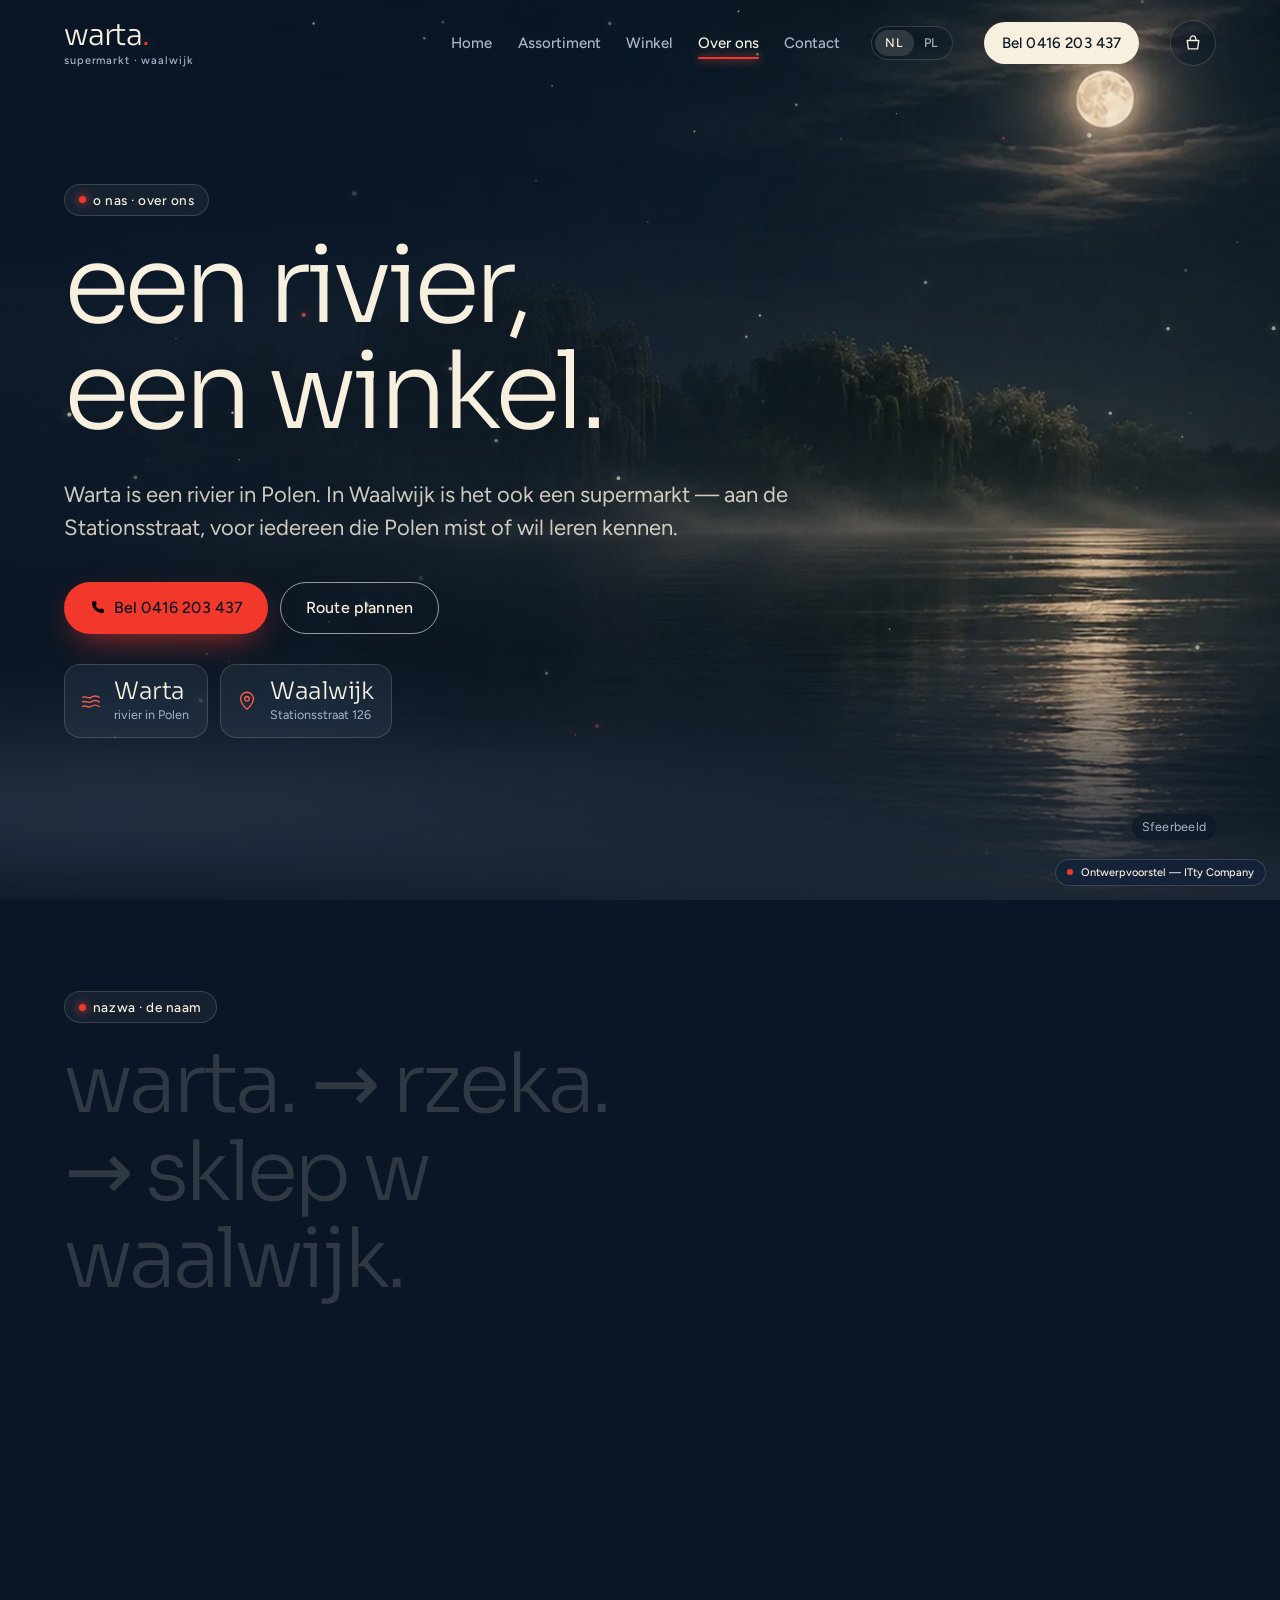
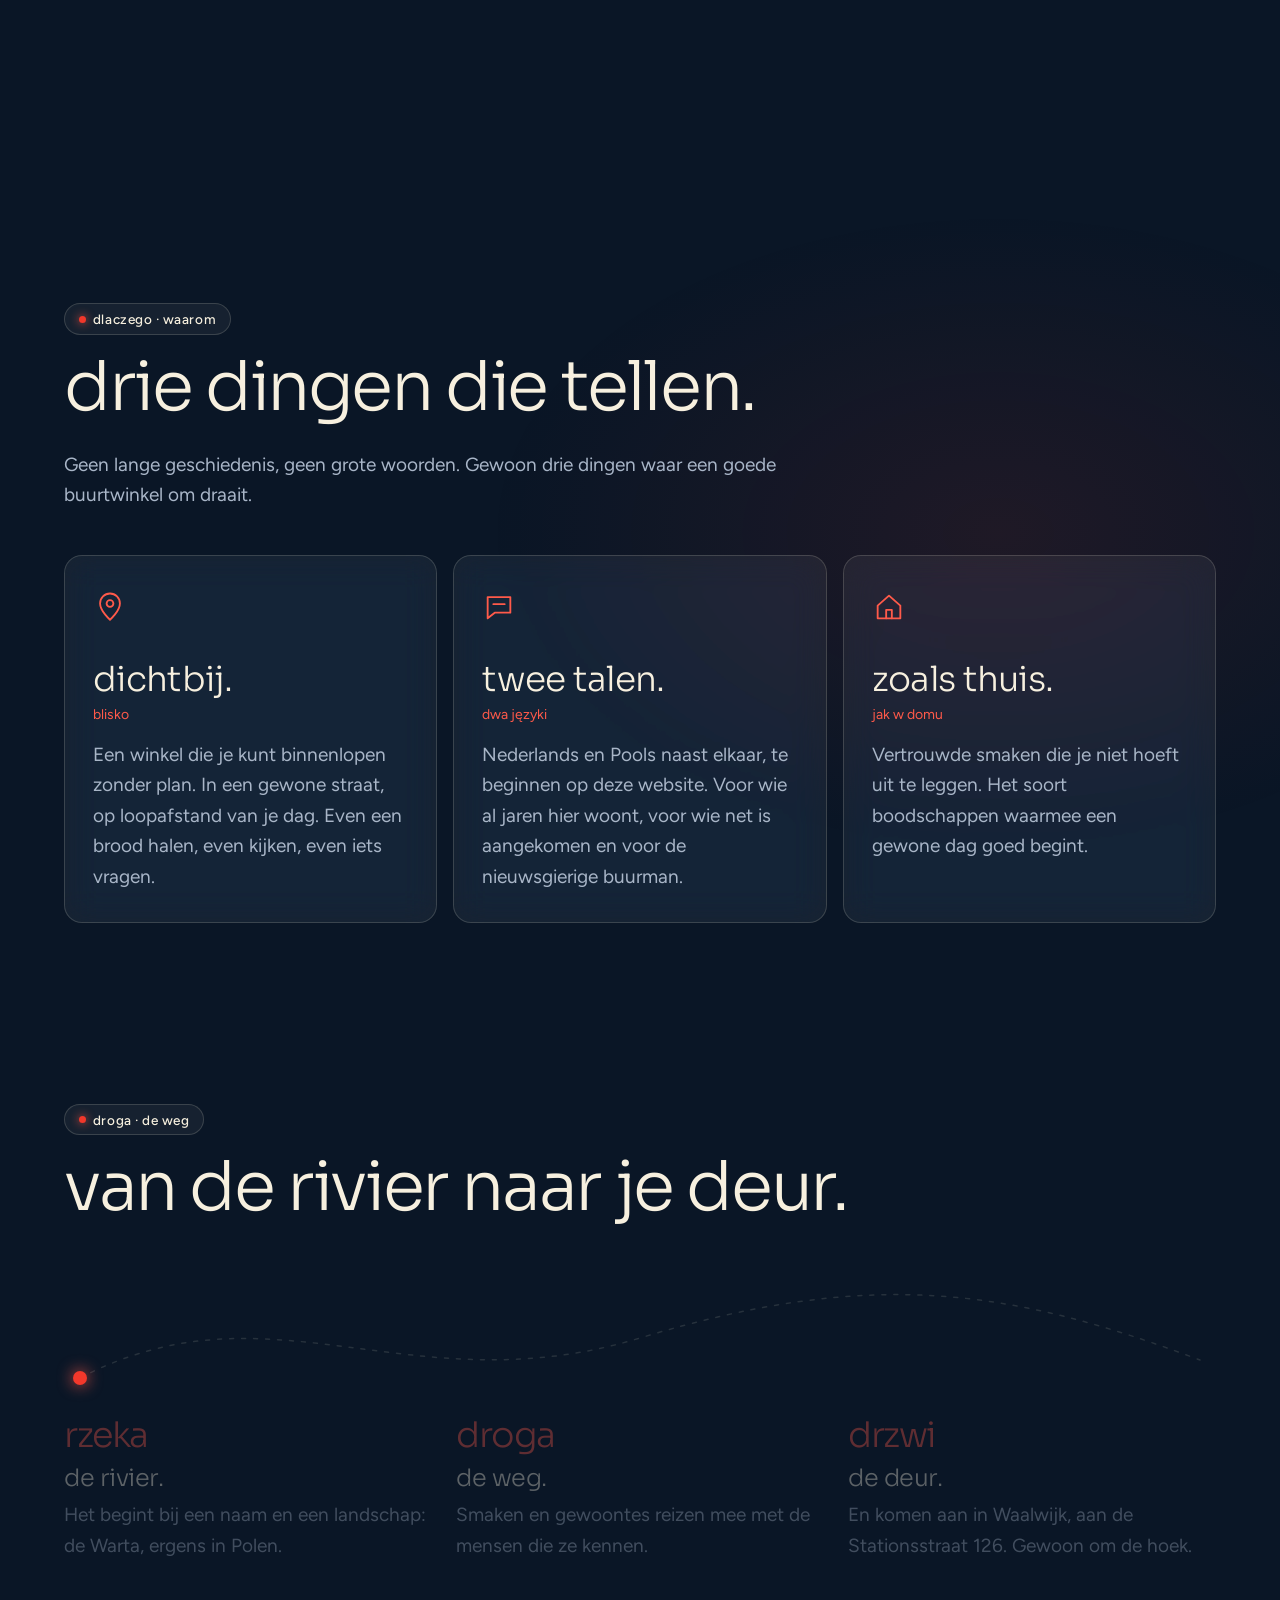
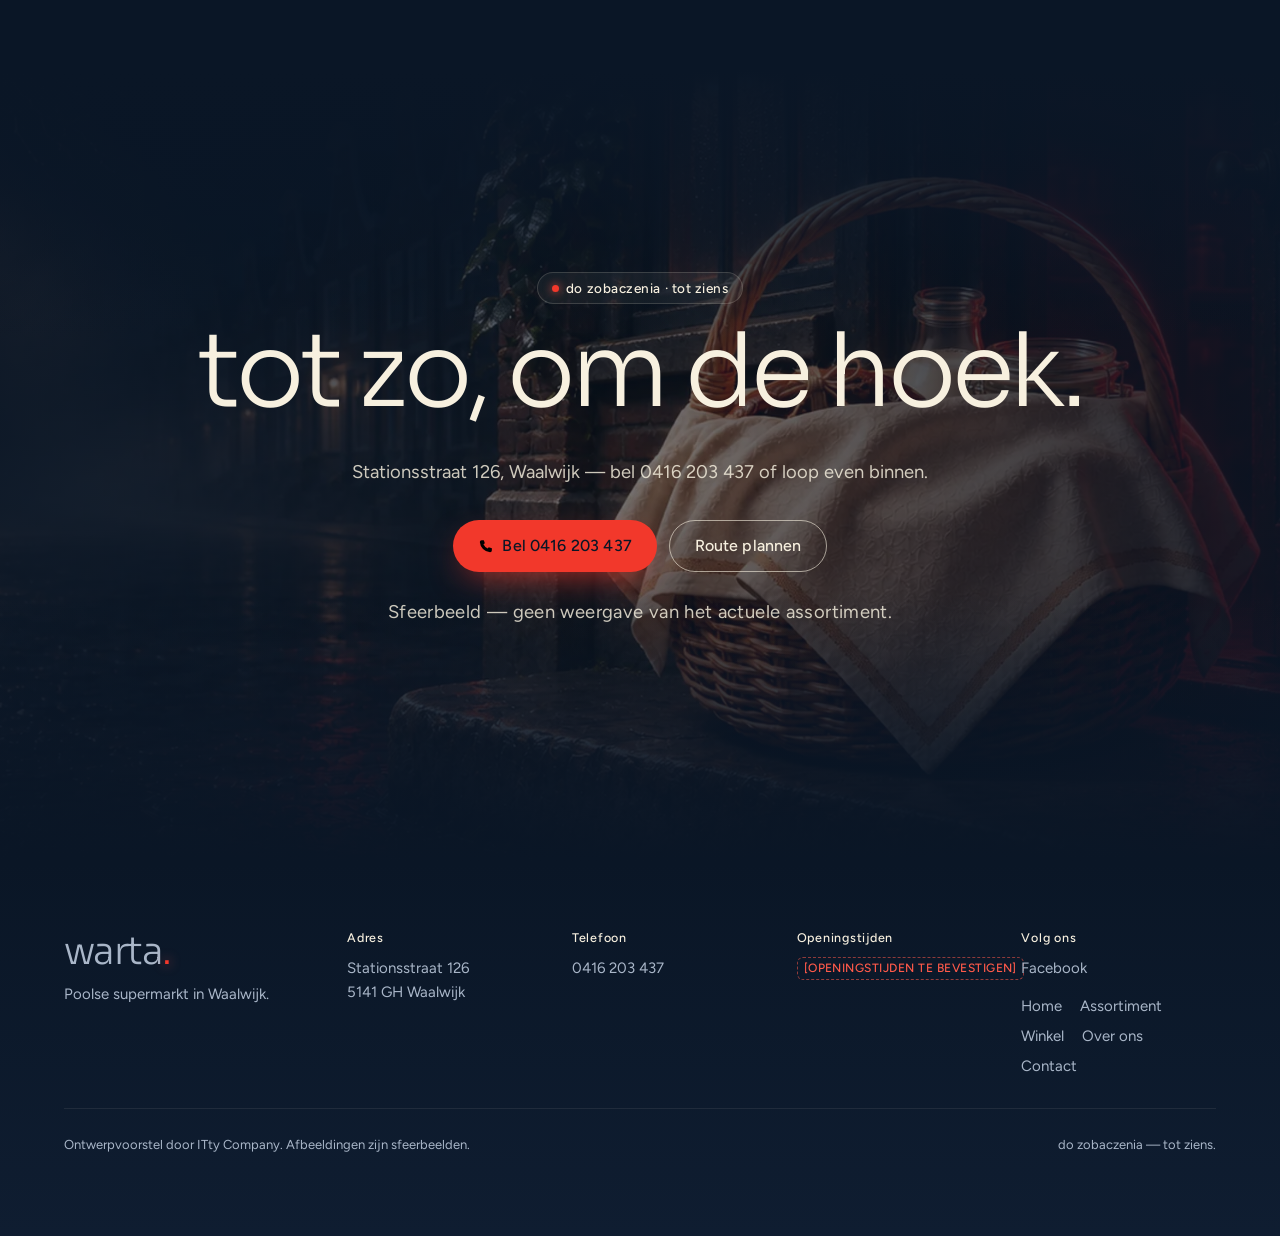
<file: over-ons.html>
<!doctype html>
<html lang="nl">
<head>
<meta charset="utf-8">
<meta name="viewport" content="width=device-width,initial-scale=1">
<title data-pl="O nas — Warta Supermarkt Waalwijk">Over ons — Warta Supermarkt Waalwijk</title>
<meta name="description" content="Warta is een rivier in Polen en een Poolse supermarkt in Waalwijk. Lees waar de naam vandaan komt en waar we voor staan." data-pl="Warta to polska rzeka i polski supermarket w Waalwijk. Skąd nazwa i co jest dla nas ważne.">
<meta name="theme-color" content="#0A1626">
<link rel="icon" href="data:image/svg+xml,%3Csvg xmlns='http://www.w3.org/2000/svg' viewBox='0 0 32 32'%3E%3Crect width='32' height='32' rx='8' fill='%230A1626'/%3E%3Ctext x='6' y='22' font-family='sans-serif' font-size='18' fill='%23F7F0DF'%3Ew%3C/text%3E%3Ccircle cx='25' cy='20' r='2.6' fill='%23F2382B'/%3E%3C/svg%3E">
<script>document.documentElement.className+=' js'</script>
<link rel="preconnect" href="https://fonts.googleapis.com"><link rel="preconnect" href="https://fonts.gstatic.com" crossorigin>
<link href="https://fonts.googleapis.com/css2?family=Figtree:wght@400;500&amp;family=Sora:wght@300&amp;display=swap" rel="stylesheet">
<link rel="stylesheet" href="assets/style.css">
<link rel="preload" as="image" href="assets/img/bg-river.webp" fetchpriority="high">
</head>
<body>
<div class="curtain cover" id="curtain" aria-hidden="true"><i></i><i></i><div class="curtain__mark"><svg viewBox="0 0 84 84" aria-hidden="true"><path d="M20 40c0-16 9-26 22-26s22 10 22 26"/><path d="M12 40h60l-7 30H19z"/><path d="M16 50h52M18 60h48M30 40l-3 30M42 40v30M54 40l3 30"/><circle cx="64" cy="12" r="3.5"/></svg><b>warta.</b></div></div>
<a class="skip" href="#main" data-pl="Przejdź do treści">Naar inhoud</a>
<header class="nav" id="nav">
  <a class="logo" href="index.html" aria-label="Warta Supermarkt, home"><b>warta<i>.</i></b><small>supermarkt · waalwijk</small></a>
  <nav class="nav__links" aria-label="Hoofdmenu"><a href="index.html" data-pl="Start">Home</a><a href="assortiment.html" data-pl="Asortyment">Assortiment</a><a href="winkel.html" data-pl="Sklep online">Winkel</a><a href="over-ons.html" aria-current="page" data-pl="O nas">Over ons</a><a href="contact.html" data-pl="Kontakt">Contact</a></nav>
  <div class="lang" role="group" aria-label="Taal / Język"><button type="button" data-l="nl" aria-pressed="true">NL</button><button type="button" data-l="pl" aria-pressed="false">PL</button></div>
  <a class="btn btn--ivory" href="tel:+31416203437" data-pl="Zadzwoń: 0416 203 437">Bel 0416 203 437</a>
  <a class="cart-btn" href="winkel.html#mand" aria-label="Winkelmand"><svg viewBox="0 0 24 24" aria-hidden="true"><path d="M5 9h14l-1.5 10h-11z"/><path d="M8.5 9c0-3.5 1.6-5.5 3.5-5.5s3.5 2 3.5 5.5"/></svg><b class="cart-count">0</b></a>
  <button class="burger" type="button" aria-expanded="false" aria-controls="mmenu">menu</button>
</header>
<div class="mmenu" id="mmenu"><a href="index.html" data-pl="Start">Home</a><a href="assortiment.html" data-pl="Asortyment">Assortiment</a><a href="winkel.html" data-pl="Sklep online">Winkel</a><a href="over-ons.html" data-pl="O nas">Over ons</a><a href="contact.html" data-pl="Kontakt">Contact</a>
  <div class="mmenu__foot"><div class="lang" role="group" aria-label="Taal / Język"><button type="button" data-l="nl" aria-pressed="true">NL</button><button type="button" data-l="pl" aria-pressed="false">PL</button></div><span>Stationsstraat 126, Waalwijk</span><a class="btn btn--accent" href="tel:+31416203437" data-pl="Zadzwoń: 0416 203 437">Bel 0416 203 437</a></div>
</div>
<main id="main">
<section class="sec sec--top phero">
  <img class="sec__bg kb pos-m" data-par="0.12" src="assets/img/bg-river.webp" alt="Nachtelijke rivier met mist en één rood lichtje dat weerspiegelt in het water" width="1920" height="1074" fetchpriority="high" style="object-position:70% 50%">
  <div class="sec__shade"></div><div class="mist mist--load" aria-hidden="true"></div><canvas class="fx" data-fx="dust" aria-hidden="true"></canvas>
  <div class="phero__in">
    <span class="chip" data-pl="o nas">o nas · over ons</span>
    <h1 class="split" data-pl="rzeka i sklep.">een rivier, een winkel.</h1>
    <p class="lead reveal" data-pl="Warta to rzeka w Polsce. W Waalwijk to także supermarket — przy Stationsstraat, dla każdego, kto tęskni za Polską albo chce ją poznać.">Warta is een rivier in Polen. In Waalwijk is het ook een supermarkt — aan de Stationsstraat, voor iedereen die Polen mist of wil leren kennen.</p>
    <div class="btns reveal"><a class="btn btn--accent" href="tel:+31416203437"><svg viewBox="0 0 24 24" aria-hidden="true"><path d="M6.6 3h3l1.5 4.5-2 1.3a12 12 0 0 0 6.1 6.1l1.3-2L21 14.4v3A2.6 2.6 0 0 1 18.4 20 15.4 15.4 0 0 1 4 5.6 2.6 2.6 0 0 1 6.6 3z"/></svg><span data-pl="Zadzwoń: 0416 203 437">Bel 0416 203 437</span></a><a class="btn btn--ghost" href="https://www.google.com/maps/dir/?api=1&amp;destination=Stationsstraat+126,+5141+GH+Waalwijk" target="_blank" rel="noopener" data-pl="Wyznacz trasę">Route plannen</a></div>
    <ul class="facts reveal"><li class="glass"><svg viewBox="0 0 24 24" aria-hidden="true"><path d="M3 8c3-2 6 2 9 0s6-2 9 0M3 13c3-2 6 2 9 0s6-2 9 0M3 18c3-2 6 2 9 0s6-2 9 0"/></svg><b>Warta</b><span data-pl="rzeka w Polsce">rivier in Polen</span></li><li class="glass"><svg viewBox="0 0 24 24" aria-hidden="true"><path d="M12 21s-7-6.2-7-11.5A7 7 0 0 1 19 9.5C19 14.8 12 21 12 21z"/><circle cx="12" cy="9.5" r="2.4"/></svg><b>Waalwijk</b><span>Stationsstraat 126</span></li></ul>
  </div>
  <p class="cap cap--on" data-pl="Zdjęcie poglądowe">Sfeerbeeld</p>
</section>

<section class="block">
  <div class="naam">
    <div>
      <span class="chip" data-pl="nazwa">nazwa · de naam</span>
      <p class="paint" aria-label="warta. rzeka. sklep w waalwijk."><span class="w">warta.</span> <span class="w red">→</span> <span class="w">rzeka.</span> <span class="w red">→</span> <span class="w">sklep</span> <span class="w">w</span> <span class="w">waalwijk.</span></p>
      <h2 class="split" data-pl="dlaczego warta.">waarom warta.</h2>
      <p class="reveal" style="margin-top:1em" data-pl="Każda nazwa coś opowiada. Warta to rzeka, która płynie przez zachodnią Polskę — dla wielu ludzi to słowo od razu przywołuje obraz: woda, wierzby, poranna mgła, krajobraz domu. Nazywając tak sklep, zabierasz ten obraz w inne miejsce.">Elke naam vertelt iets. Warta is de naam van een rivier die dwars door het westen van Polen stroomt, en voor veel mensen is het een woord dat meteen een beeld oproept: water, wilgen, mist in de ochtend, het landschap van thuis. Door een winkel zo te noemen, neem je dat beeld mee naar een andere plek.</p>
      <p class="reveal" data-pl="Tym miejscem jest Waalwijk. Brabanckie miasto z własnym charakterem. Polski supermarket przy Stationsstraat po prostu jest jego częścią: miejscem, gdzie spotykają się dwie kuchnie i dwa języki.">Die plek is Waalwijk. Een Brabantse stad met een eigen karakter. Een Poolse supermarkt aan de Stationsstraat maakt daar deel van uit: een plek waar twee keukens en twee talen elkaar tegenkomen.</p>
    </div>
    <figure class="portrait sheen reveal" style="margin:0"><img data-par="0.06" src="assets/img/f12-handle.webp" alt="Hengsel van een rieten mand op een steiger bij een mistige rivier, een rood lichtje in de verte" width="1200" height="1593" loading="lazy"><figcaption class="cap cap--on" data-pl="Zdjęcie poglądowe">Sfeerbeeld</figcaption></figure>
  </div>
</section>

<section class="block glowbg">
  <div class="block__head">
    <span class="chip" data-pl="dlaczego">dlaczego · waarom</span>
    <h2 class="split" data-pl="trzy rzeczy, które się liczą.">drie dingen die tellen.</h2>
    <p class="reveal muted" data-pl="Bez długiej historii, bez wielkich słów. Po prostu trzy rzeczy, wokół których kręci się dobry sklep w sąsiedztwie.">Geen lange geschiedenis, geen grote woorden. Gewoon drie dingen waar een goede buurtwinkel om draait.</p>
  </div>
  <div class="values">
    <article class="glass card reveal"><svg viewBox="0 0 24 24" aria-hidden="true"><path d="M12 21s-7-6.2-7-11.5A7 7 0 0 1 19 9.5C19 14.8 12 21 12 21z"/><circle cx="12" cy="9.5" r="2.4"/></svg><h3 data-pl="blisko.">dichtbij.</h3><em lang="pl">blisko</em><p data-pl="Sklep, do którego wchodzisz bez planu. W zwykłej ulicy, w zasięgu twojego dnia. Po chleb, rozejrzeć się, o coś zapytać.">Een winkel die je kunt binnenlopen zonder plan. In een gewone straat, op loopafstand van je dag. Even een brood halen, even kijken, even iets vragen.</p></article>
    <article class="glass card reveal"><svg viewBox="0 0 24 24" aria-hidden="true"><path d="M4 5h16v11H9l-5 4z"/><path d="M8 10h8"/></svg><h3 data-pl="dwa języki.">twee talen.</h3><em lang="pl">dwa języki</em><p data-pl="Niderlandzki i polski obok siebie, zaczynając od tej strony. Dla tych, którzy mieszkają tu od lat, dla tych, którzy dopiero przyjechali, i dla ciekawego sąsiada.">Nederlands en Pools naast elkaar, te beginnen op deze website. Voor wie al jaren hier woont, voor wie net is aangekomen en voor de nieuwsgierige buurman.</p></article>
    <article class="glass card reveal"><svg viewBox="0 0 24 24" aria-hidden="true"><path d="M4 11l8-7 8 7v9H4z"/><path d="M10 20v-6h4v6"/></svg><h3 data-pl="jak w domu.">zoals thuis.</h3><em lang="pl">jak w domu</em><p data-pl="Znajome smaki, których nie trzeba tłumaczyć. Zakupy, od których zwykły dzień po prostu dobrze się zaczyna.">Vertrouwde smaken die je niet hoeft uit te leggen. Het soort boodschappen waarmee een gewone dag goed begint.</p></article>
  </div>
</section>

<section class="block">
  <div class="block__head">
    <span class="chip" data-pl="droga">droga · de weg</span>
    <h2 class="split" data-pl="od rzeki do twoich drzwi.">van de rivier naar je deur.</h2>
  </div>
  <div class="route">
    <svg class="route__svg" aria-hidden="true"><path class="bgp"/><path class="fgp"/><circle r="7"/></svg>
    <article><span class="step" lang="pl">rzeka</span><h3 data-pl="rzeka.">de rivier.</h3><p data-pl="Wszystko zaczyna się od nazwy i krajobrazu: Warty, gdzieś w Polsce.">Het begint bij een naam en een landschap: de Warta, ergens in Polen.</p></article>
    <article><span class="step" lang="pl">droga</span><h3 data-pl="droga.">de weg.</h3><p data-pl="Smaki i zwyczaje podróżują razem z ludźmi, którzy je znają.">Smaken en gewoontes reizen mee met de mensen die ze kennen.</p></article>
    <article><span class="step" lang="pl">drzwi</span><h3 data-pl="drzwi.">de deur.</h3><p data-pl="I docierają do Waalwijk, na Stationsstraat 126. Po prostu za rogiem.">En komen aan in Waalwijk, aan de Stationsstraat 126. Gewoon om de hoek.</p></article>
  </div>
</section>
<section class="sec finale" id="finale">
  <img class="sec__bg kb" data-par="0.1" src="assets/img/k7-doorstep.webp" alt="" width="1920" height="1074" loading="lazy">
  <div class="sec__shade"></div><canvas class="fx" data-fx="sparks" aria-hidden="true"></canvas>
  <div class="finale__in">
    <span class="chip" data-pl="do zobaczenia">do zobaczenia · tot ziens</span>
    <h2 class="split" data-pl="do zobaczenia, za rogiem.">tot zo, om de hoek.</h2>
    <p class="reveal" data-pl="Stationsstraat 126, Waalwijk — zadzwoń 0416 203 437 albo po prostu wpadnij.">Stationsstraat 126, Waalwijk — bel 0416 203 437 of loop even binnen.</p>
    <div class="btns reveal"><a class="btn btn--accent" href="tel:+31416203437"><svg viewBox="0 0 24 24" aria-hidden="true"><path d="M6.6 3h3l1.5 4.5-2 1.3a12 12 0 0 0 6.1 6.1l1.3-2L21 14.4v3A2.6 2.6 0 0 1 18.4 20 15.4 15.4 0 0 1 4 5.6 2.6 2.6 0 0 1 6.6 3z"/></svg><span data-pl="Zadzwoń: 0416 203 437">Bel 0416 203 437</span></a><a class="btn btn--ghost" href="https://www.google.com/maps/dir/?api=1&amp;destination=Stationsstraat+126,+5141+GH+Waalwijk" target="_blank" rel="noopener" data-pl="Wyznacz trasę">Route plannen</a></div>
    <p class="cap reveal" style="margin-top:28px" data-pl="Zdjęcie poglądowe — nie przedstawia aktualnego asortymentu.">Sfeerbeeld — geen weergave van het actuele assortiment.</p>
  </div>
</section>
</main>
<footer class="foot">
  <div><a class="logo" href="index.html" aria-label="Warta Supermarkt, home"><b>warta<i>.</i></b></a><p style="margin-top:12px" data-pl="Polski supermarket w Waalwijk.">Poolse supermarkt in Waalwijk.</p></div>
  <div><h4 data-pl="Adres">Adres</h4><p><a href="https://www.google.com/maps/dir/?api=1&amp;destination=Stationsstraat+126,+5141+GH+Waalwijk" target="_blank" rel="noopener">Stationsstraat 126<br>5141 GH Waalwijk</a></p></div>
  <div><h4 data-pl="Telefon">Telefoon</h4><p><a href="tel:+31416203437">0416 203 437</a></p></div>
  <div><h4 data-pl="Godziny otwarcia">Openingstijden</h4><p data-pl="&lt;span class=&quot;tbc&quot;&gt;[GODZINY OTWARCIA DO POTWIERDZENIA]&lt;/span&gt;"><span class="tbc">[OPENINGSTIJDEN TE BEVESTIGEN]</span></p></div>
  <div><h4 data-pl="Obserwuj nas">Volg ons</h4><p><a href="https://www.facebook.com/Wartasupermarktwaalwijk/" target="_blank" rel="noopener">Facebook</a></p><nav class="foot__nav" aria-label="Footer" style="margin-top:14px"><a href="index.html" data-pl="Start">Home</a><a href="assortiment.html" data-pl="Asortyment">Assortiment</a><a href="winkel.html" data-pl="Sklep online">Winkel</a><a href="over-ons.html" data-pl="O nas">Over ons</a><a href="contact.html" data-pl="Kontakt">Contact</a></nav></div>
  <div class="foot__bar"><span data-pl="Projekt poglądowy ITty Company. Zdjęcia mają charakter poglądowy.">Ontwerpvoorstel door ITty Company. Afbeeldingen zijn sfeerbeelden.</span><span>do zobaczenia — tot ziens.</span></div>
</footer>
<button class="badge" type="button"><b style="font-weight:500" data-pl="Projekt poglądowy — ITty Company">Ontwerpvoorstel — ITty Company</b><span data-pl="To przykładowy projekt. Zdjęcia mają charakter poglądowy.">Dit is een voorbeeldontwerp. Afbeeldingen zijn sfeerbeelden.</span></button>
<script src="assets/vendor/lenis.min.js"></script>
<script src="assets/site.js"></script>
<script src="assets/shop.js"></script>
</body>
</html>
</file>
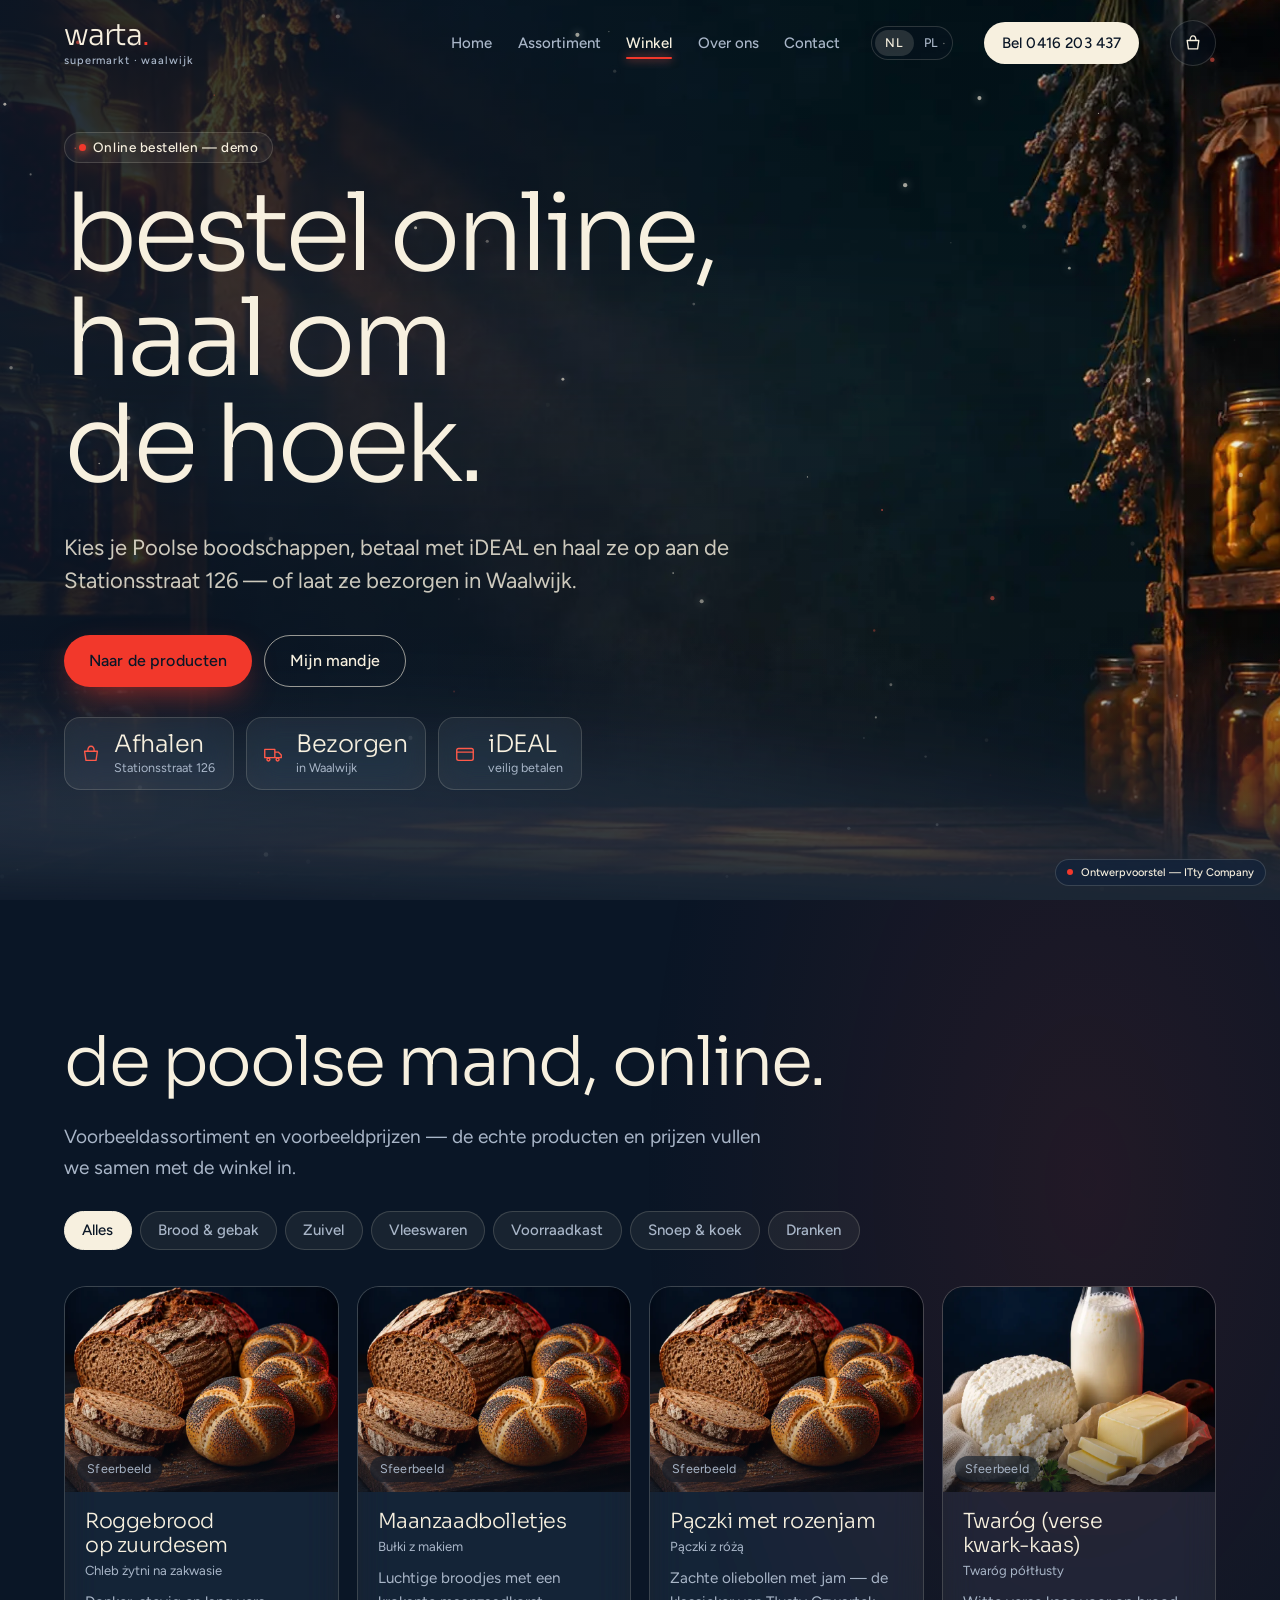
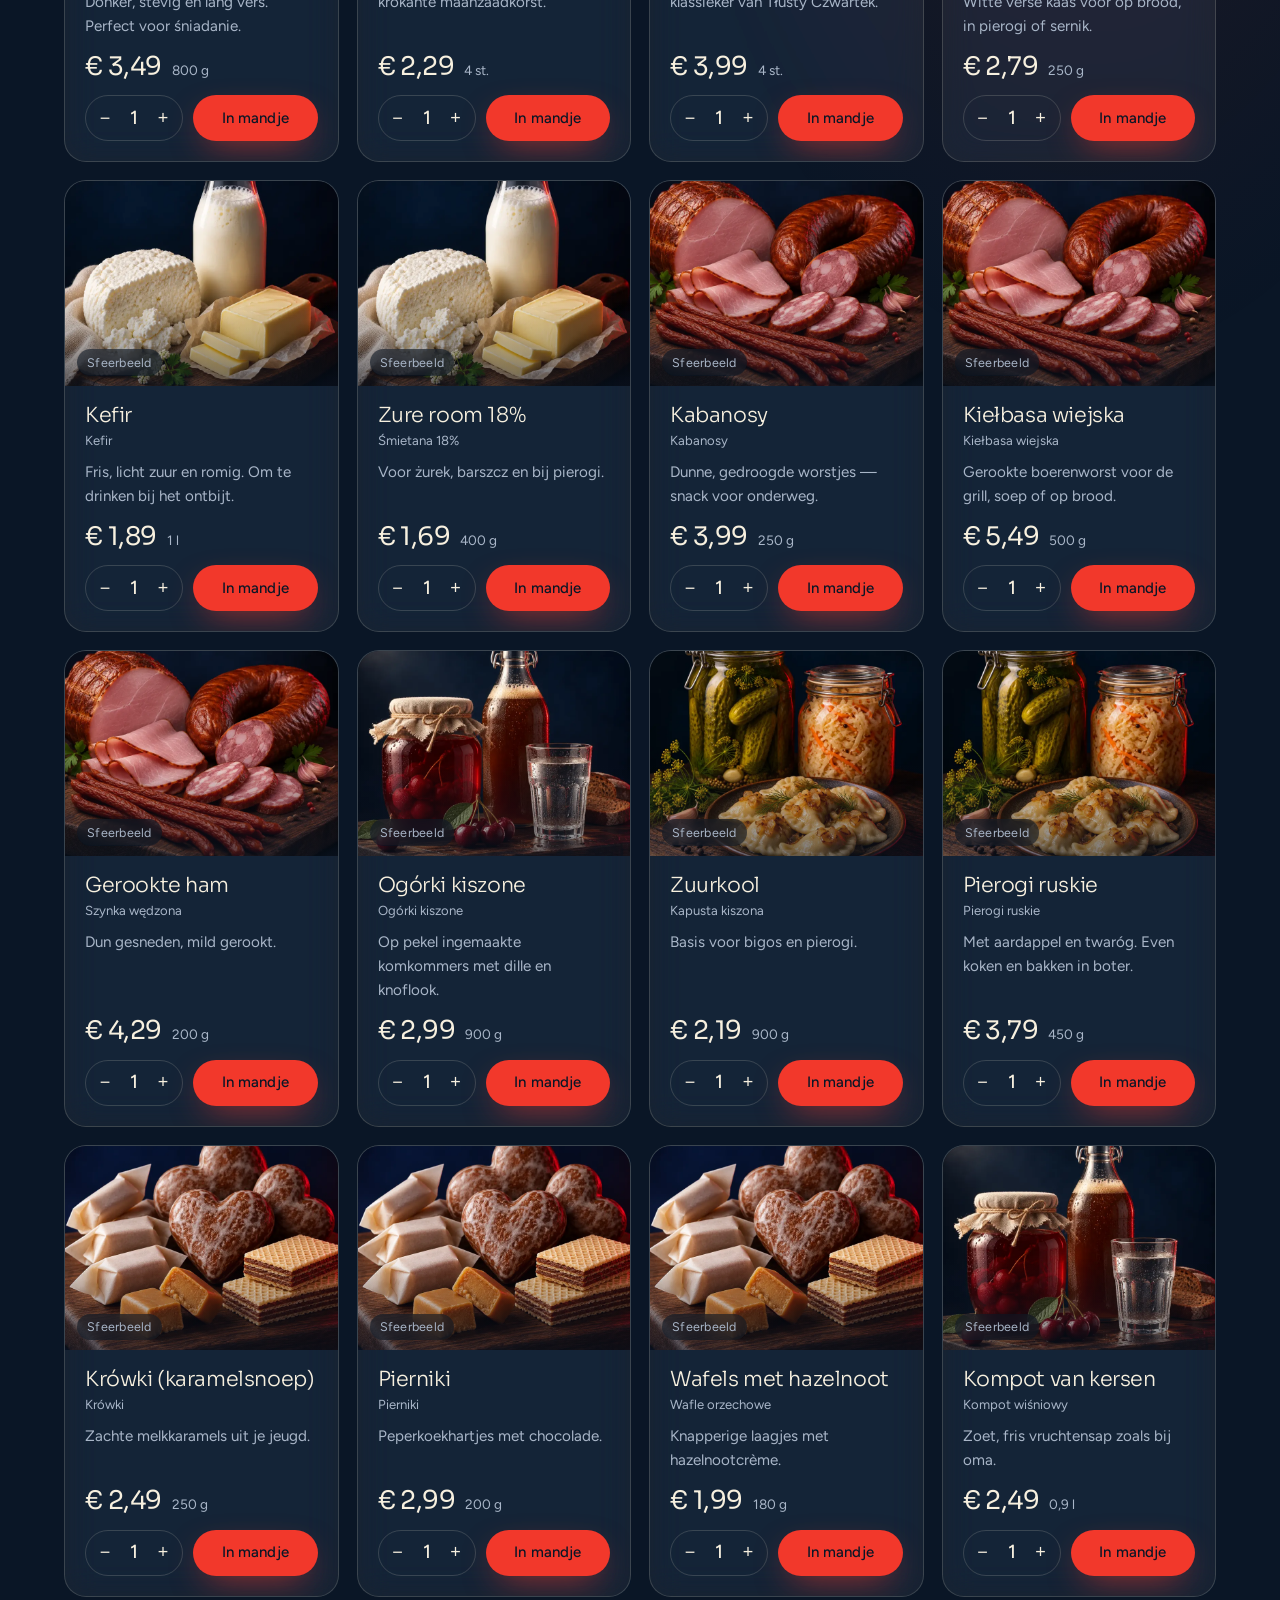
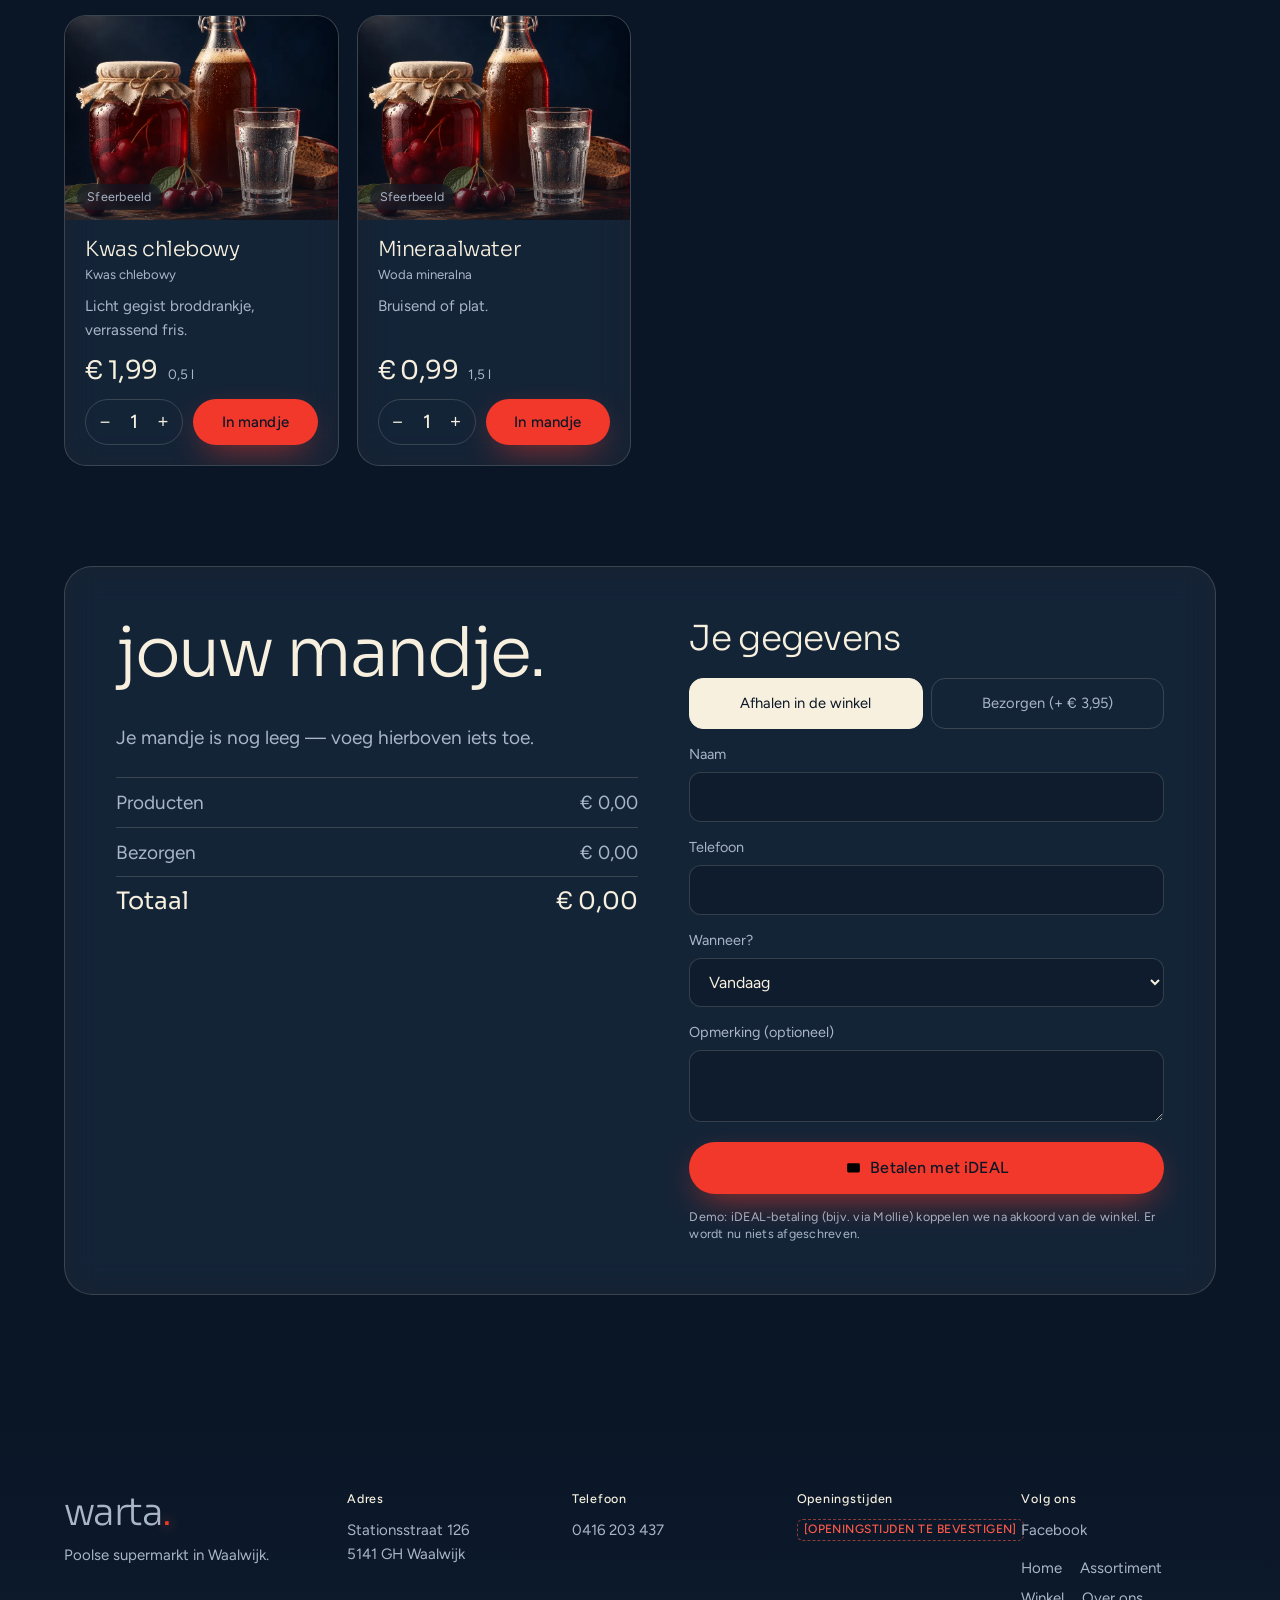
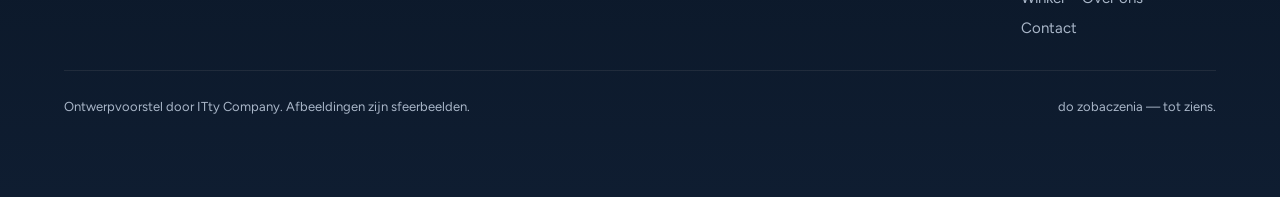
<file: winkel.html>
<!doctype html>
<html lang="nl">
<head>
<meta charset="utf-8">
<meta name="viewport" content="width=device-width,initial-scale=1">
<title data-pl="Sklep online — Warta Supermarkt Waalwijk">Online bestellen — Warta Supermarkt Waalwijk</title>
<meta name="description" content="Poolse productgroepen bij Warta Supermarkt in Waalwijk: van chleb tot spiżarnia. Assortiment wordt nog bevestigd — bel 0416 203 437." data-pl="Polskie grupy produktów w Warta Supermarkt w Waalwijk. Asortyment do potwierdzenia — zadzwoń: 0416 203 437.">
<meta name="theme-color" content="#0A1626">
<link rel="icon" href="data:image/svg+xml,%3Csvg xmlns='http://www.w3.org/2000/svg' viewBox='0 0 32 32'%3E%3Crect width='32' height='32' rx='8' fill='%230A1626'/%3E%3Ctext x='6' y='22' font-family='sans-serif' font-size='18' fill='%23F7F0DF'%3Ew%3C/text%3E%3Ccircle cx='25' cy='20' r='2.6' fill='%23F2382B'/%3E%3C/svg%3E">
<script>document.documentElement.className+=' js'</script>
<link rel="preconnect" href="https://fonts.googleapis.com"><link rel="preconnect" href="https://fonts.gstatic.com" crossorigin>
<link href="https://fonts.googleapis.com/css2?family=Figtree:wght@400;500&amp;family=Sora:wght@300&amp;display=swap" rel="stylesheet">
<link rel="stylesheet" href="assets/style.css">
<link rel="preload" as="image" href="assets/img/bg-shop.webp" fetchpriority="high">
</head>
<body>
<div class="curtain cover" id="curtain" aria-hidden="true"><i></i><i></i><div class="curtain__mark"><svg viewBox="0 0 84 84" aria-hidden="true"><path d="M20 40c0-16 9-26 22-26s22 10 22 26"/><path d="M12 40h60l-7 30H19z"/><path d="M16 50h52M18 60h48M30 40l-3 30M42 40v30M54 40l3 30"/><circle cx="64" cy="12" r="3.5"/></svg><b>warta.</b></div></div>
<a class="skip" href="#main" data-pl="Przejdź do treści">Naar inhoud</a>
<header class="nav" id="nav">
  <a class="logo" href="index.html" aria-label="Warta Supermarkt, home"><b>warta<i>.</i></b><small>supermarkt · waalwijk</small></a>
  <nav class="nav__links" aria-label="Hoofdmenu"><a href="index.html" data-pl="Start">Home</a><a href="assortiment.html" data-pl="Asortyment">Assortiment</a><a href="winkel.html" aria-current="page" data-pl="Sklep online">Winkel</a><a href="over-ons.html" data-pl="O nas">Over ons</a><a href="contact.html" data-pl="Kontakt">Contact</a></nav>
  <div class="lang" role="group" aria-label="Taal / Język"><button type="button" data-l="nl" aria-pressed="true">NL</button><button type="button" data-l="pl" aria-pressed="false">PL</button></div>
  <a class="btn btn--ivory" href="tel:+31416203437" data-pl="Zadzwoń: 0416 203 437">Bel 0416 203 437</a>
  <a class="cart-btn" href="winkel.html#mand" aria-label="Winkelmand"><svg viewBox="0 0 24 24" aria-hidden="true"><path d="M5 9h14l-1.5 10h-11z"/><path d="M8.5 9c0-3.5 1.6-5.5 3.5-5.5s3.5 2 3.5 5.5"/></svg><b class="cart-count">0</b></a>
  <button class="burger" type="button" aria-expanded="false" aria-controls="mmenu">menu</button>
</header>
<div class="mmenu" id="mmenu"><a href="index.html" data-pl="Start">Home</a><a href="assortiment.html" data-pl="Asortyment">Assortiment</a><a href="winkel.html" data-pl="Sklep online">Winkel</a><a href="over-ons.html" data-pl="O nas">Over ons</a><a href="contact.html" data-pl="Kontakt">Contact</a>
  <div class="mmenu__foot"><div class="lang" role="group" aria-label="Taal / Język"><button type="button" data-l="nl" aria-pressed="true">NL</button><button type="button" data-l="pl" aria-pressed="false">PL</button></div><span>Stationsstraat 126, Waalwijk</span><a class="btn btn--accent" href="tel:+31416203437" data-pl="Zadzwoń: 0416 203 437">Bel 0416 203 437</a></div>
</div>
<main id="main">
<section class="sec sec--top phero shop-hero">
  <img class="sec__bg kb" data-par="0.12" src="assets/img/bg-pantry.webp" alt="" width="1920" height="1074" fetchpriority="high">
  <div class="sec__shade"></div><div class="mist" aria-hidden="true"></div><canvas class="fx" data-fx="dust" aria-hidden="true"></canvas>
  <div class="phero__in">
    <span class="chip" data-pl="Sklep online — wersja demo">Online bestellen — demo</span>
    <h1 class="split" data-pl="zamów, odbierz za rogiem.">bestel online, haal om de hoek.</h1>
    <p class="lead reveal" data-pl="Wybierz produkty, zapłać iDEAL i odbierz zakupy przy Stationsstraat 126 — albo zamów dostawę w Waalwijk.">Kies je Poolse boodschappen, betaal met iDEAL en haal ze op aan de Stationsstraat 126 — of laat ze bezorgen in Waalwijk.</p>
    <div class="btns reveal"><a class="btn btn--accent" href="#producten" data-pl="Do sklepu">Naar de producten</a><a class="btn btn--ghost" href="#mand" data-pl="Mój koszyk">Mijn mandje</a></div>
    <ul class="facts reveal">
      <li class="glass"><svg viewBox="0 0 24 24" aria-hidden="true"><path d="M5 9h14l-1.5 10h-11z"/><path d="M8.5 9c0-3.5 1.6-5.5 3.5-5.5s3.5 2 3.5 5.5"/></svg><b data-pl="Odbiór">Afhalen</b><span>Stationsstraat 126</span></li>
      <li class="glass"><svg viewBox="0 0 24 24" aria-hidden="true"><path d="M3 7h11v9H3zM14 10h4l3 3v3h-7z"/><circle cx="7" cy="18" r="1.6"/><circle cx="17" cy="18" r="1.6"/></svg><b data-pl="Dostawa">Bezorgen</b><span data-pl="w Waalwijk">in Waalwijk</span></li>
      <li class="glass"><svg viewBox="0 0 24 24" aria-hidden="true"><rect x="3" y="6" width="18" height="13" rx="2"/><path d="M3 10h18"/></svg><b>iDEAL</b><span data-pl="bezpieczna płatność">veilig betalen</span></li>
    </ul>
  </div>
</section>

<section class="shop" id="producten">
  <div class="shop__head">
    <h2 class="split" data-pl="polski koszyk, online.">de poolse mand, online.</h2>
    <p class="muted reveal" data-pl="Przykładowy asortyment i ceny — prawdziwe produkty i ceny wpiszemy razem ze sklepem.">Voorbeeldassortiment en voorbeeldprijzen — de echte producten en prijzen vullen we samen met de winkel in.</p>
    <div class="ftabs reveal" role="group" aria-label="Categorieën"><button type="button" class="ftab on" data-cat="alles" data-pl="Wszystko">Alles</button><button type="button" class="ftab" data-cat="brood" data-pl="Pieczywo">Brood &amp; gebak</button><button type="button" class="ftab" data-cat="zuivel" data-pl="Nabiał">Zuivel</button><button type="button" class="ftab" data-cat="vlees" data-pl="Wędliny">Vleeswaren</button><button type="button" class="ftab" data-cat="voorraad" data-pl="Spiżarnia">Voorraadkast</button><button type="button" class="ftab" data-cat="snoep" data-pl="Słodycze">Snoep &amp; koek</button><button type="button" class="ftab" data-cat="dranken" data-pl="Napoje">Dranken</button></div>
  </div>
  <div class="pgrid">
      <article class="pcard glass reveal" data-id="chleb" data-cat="brood" data-price="3.49" style="--d:0">
        <div class="pcard__img"><img src="assets/img/c-brood.webp" alt="" loading="lazy" width="800" height="800"><span class="cap cap--on" data-pl="Zdjęcie poglądowe">Sfeerbeeld</span></div>
        <div class="pcard__body">
          <h3 data-pl="Chleb żytni na zakwasie">Roggebrood op zuurdesem</h3><small lang="pl" class="nl-only">Chleb żytni na zakwasie</small>
          <p data-pl="Ciemny, sycący, długo świeży.">Donker, stevig en lang vers. Perfect voor śniadanie.</p>
          <div class="pcard__row"><b class="price">€ 3,49</b><span class="unit">800 g</span></div>
          <div class="pcard__buy">
            <div class="qty"><button type="button" class="q-" aria-label="Minder">−</button><output>1</output><button type="button" class="q+" aria-label="Meer">+</button></div>
            <button type="button" class="btn btn--accent add" data-pl="Do koszyka">In mandje</button>
          </div>
        </div>
      </article>
      <article class="pcard glass reveal" data-id="bulki" data-cat="brood" data-price="2.29" style="--d:1">
        <div class="pcard__img"><img src="assets/img/c-brood.webp" alt="" loading="lazy" width="800" height="800"><span class="cap cap--on" data-pl="Zdjęcie poglądowe">Sfeerbeeld</span></div>
        <div class="pcard__body">
          <h3 data-pl="Bułki z makiem">Maanzaadbolletjes</h3><small lang="pl" class="nl-only">Bułki z makiem</small>
          <p data-pl="Puszyste bułki z chrupiącym makiem.">Luchtige broodjes met een krokante maanzaadkorst.</p>
          <div class="pcard__row"><b class="price">€ 2,29</b><span class="unit">4 st.</span></div>
          <div class="pcard__buy">
            <div class="qty"><button type="button" class="q-" aria-label="Minder">−</button><output>1</output><button type="button" class="q+" aria-label="Meer">+</button></div>
            <button type="button" class="btn btn--accent add" data-pl="Do koszyka">In mandje</button>
          </div>
        </div>
      </article>
      <article class="pcard glass reveal" data-id="paczki" data-cat="brood" data-price="3.99" style="--d:2">
        <div class="pcard__img"><img src="assets/img/c-brood.webp" alt="" loading="lazy" width="800" height="800"><span class="cap cap--on" data-pl="Zdjęcie poglądowe">Sfeerbeeld</span></div>
        <div class="pcard__body">
          <h3 data-pl="Pączki z różą">Pączki met rozenjam</h3><small lang="pl" class="nl-only">Pączki z różą</small>
          <p data-pl="Klasyk na Tłusty Czwartek.">Zachte oliebollen met jam — de klassieker van Tłusty Czwartek.</p>
          <div class="pcard__row"><b class="price">€ 3,99</b><span class="unit">4 st.</span></div>
          <div class="pcard__buy">
            <div class="qty"><button type="button" class="q-" aria-label="Minder">−</button><output>1</output><button type="button" class="q+" aria-label="Meer">+</button></div>
            <button type="button" class="btn btn--accent add" data-pl="Do koszyka">In mandje</button>
          </div>
        </div>
      </article>
      <article class="pcard glass reveal" data-id="twarog" data-cat="zuivel" data-price="2.79" style="--d:0">
        <div class="pcard__img"><img src="assets/img/c-zuivel.webp" alt="" loading="lazy" width="800" height="800"><span class="cap cap--on" data-pl="Zdjęcie poglądowe">Sfeerbeeld</span></div>
        <div class="pcard__body">
          <h3 data-pl="Twaróg półtłusty">Twaróg (verse kwark-kaas)</h3><small lang="pl" class="nl-only">Twaróg półtłusty</small>
          <p data-pl="Do chleba, pierogów i sernika.">Witte verse kaas voor op brood, in pierogi of sernik.</p>
          <div class="pcard__row"><b class="price">€ 2,79</b><span class="unit">250 g</span></div>
          <div class="pcard__buy">
            <div class="qty"><button type="button" class="q-" aria-label="Minder">−</button><output>1</output><button type="button" class="q+" aria-label="Meer">+</button></div>
            <button type="button" class="btn btn--accent add" data-pl="Do koszyka">In mandje</button>
          </div>
        </div>
      </article>
      <article class="pcard glass reveal" data-id="kefir" data-cat="zuivel" data-price="1.89" style="--d:1">
        <div class="pcard__img"><img src="assets/img/c-zuivel.webp" alt="" loading="lazy" width="800" height="800"><span class="cap cap--on" data-pl="Zdjęcie poglądowe">Sfeerbeeld</span></div>
        <div class="pcard__body">
          <h3 data-pl="Kefir">Kefir</h3><small lang="pl" class="nl-only">Kefir</small>
          <p data-pl="Orzeźwiający, lekko kwaśny.">Fris, licht zuur en romig. Om te drinken bij het ontbijt.</p>
          <div class="pcard__row"><b class="price">€ 1,89</b><span class="unit">1 l</span></div>
          <div class="pcard__buy">
            <div class="qty"><button type="button" class="q-" aria-label="Minder">−</button><output>1</output><button type="button" class="q+" aria-label="Meer">+</button></div>
            <button type="button" class="btn btn--accent add" data-pl="Do koszyka">In mandje</button>
          </div>
        </div>
      </article>
      <article class="pcard glass reveal" data-id="smietana" data-cat="zuivel" data-price="1.69" style="--d:2">
        <div class="pcard__img"><img src="assets/img/c-zuivel.webp" alt="" loading="lazy" width="800" height="800"><span class="cap cap--on" data-pl="Zdjęcie poglądowe">Sfeerbeeld</span></div>
        <div class="pcard__body">
          <h3 data-pl="Śmietana 18%">Zure room 18%</h3><small lang="pl" class="nl-only">Śmietana 18%</small>
          <p data-pl="Do żurku, barszczu i pierogów.">Voor żurek, barszcz en bij pierogi.</p>
          <div class="pcard__row"><b class="price">€ 1,69</b><span class="unit">400 g</span></div>
          <div class="pcard__buy">
            <div class="qty"><button type="button" class="q-" aria-label="Minder">−</button><output>1</output><button type="button" class="q+" aria-label="Meer">+</button></div>
            <button type="button" class="btn btn--accent add" data-pl="Do koszyka">In mandje</button>
          </div>
        </div>
      </article>
      <article class="pcard glass reveal" data-id="kabanosy" data-cat="vlees" data-price="3.99" style="--d:0">
        <div class="pcard__img"><img src="assets/img/c-vlees.webp" alt="" loading="lazy" width="800" height="800"><span class="cap cap--on" data-pl="Zdjęcie poglądowe">Sfeerbeeld</span></div>
        <div class="pcard__body">
          <h3 data-pl="Kabanosy">Kabanosy</h3><small lang="pl" class="nl-only">Kabanosy</small>
          <p data-pl="Cienkie, suszone — na drogę.">Dunne, gedroogde worstjes — snack voor onderweg.</p>
          <div class="pcard__row"><b class="price">€ 3,99</b><span class="unit">250 g</span></div>
          <div class="pcard__buy">
            <div class="qty"><button type="button" class="q-" aria-label="Minder">−</button><output>1</output><button type="button" class="q+" aria-label="Meer">+</button></div>
            <button type="button" class="btn btn--accent add" data-pl="Do koszyka">In mandje</button>
          </div>
        </div>
      </article>
      <article class="pcard glass reveal" data-id="kielbasa" data-cat="vlees" data-price="5.49" style="--d:1">
        <div class="pcard__img"><img src="assets/img/c-vlees.webp" alt="" loading="lazy" width="800" height="800"><span class="cap cap--on" data-pl="Zdjęcie poglądowe">Sfeerbeeld</span></div>
        <div class="pcard__body">
          <h3 data-pl="Kiełbasa wiejska">Kiełbasa wiejska</h3><small lang="pl" class="nl-only">Kiełbasa wiejska</small>
          <p data-pl="Na grilla, do zupy i na chleb.">Gerookte boerenworst voor de grill, soep of op brood.</p>
          <div class="pcard__row"><b class="price">€ 5,49</b><span class="unit">500 g</span></div>
          <div class="pcard__buy">
            <div class="qty"><button type="button" class="q-" aria-label="Minder">−</button><output>1</output><button type="button" class="q+" aria-label="Meer">+</button></div>
            <button type="button" class="btn btn--accent add" data-pl="Do koszyka">In mandje</button>
          </div>
        </div>
      </article>
      <article class="pcard glass reveal" data-id="szynka" data-cat="vlees" data-price="4.29" style="--d:2">
        <div class="pcard__img"><img src="assets/img/c-vlees.webp" alt="" loading="lazy" width="800" height="800"><span class="cap cap--on" data-pl="Zdjęcie poglądowe">Sfeerbeeld</span></div>
        <div class="pcard__body">
          <h3 data-pl="Szynka wędzona">Gerookte ham</h3><small lang="pl" class="nl-only">Szynka wędzona</small>
          <p data-pl="Cienko krojona, delikatnie wędzona.">Dun gesneden, mild gerookt.</p>
          <div class="pcard__row"><b class="price">€ 4,29</b><span class="unit">200 g</span></div>
          <div class="pcard__buy">
            <div class="qty"><button type="button" class="q-" aria-label="Minder">−</button><output>1</output><button type="button" class="q+" aria-label="Meer">+</button></div>
            <button type="button" class="btn btn--accent add" data-pl="Do koszyka">In mandje</button>
          </div>
        </div>
      </article>
      <article class="pcard glass reveal" data-id="ogorki" data-cat="voorraad" data-price="2.99" style="--d:0">
        <div class="pcard__img"><img src="assets/img/c-dranken.webp" alt="" loading="lazy" width="800" height="800"><span class="cap cap--on" data-pl="Zdjęcie poglądowe">Sfeerbeeld</span></div>
        <div class="pcard__body">
          <h3 data-pl="Ogórki kiszone">Ogórki kiszone</h3><small lang="pl" class="nl-only">Ogórki kiszone</small>
          <p data-pl="Z koprem i czosnkiem.">Op pekel ingemaakte komkommers met dille en knoflook.</p>
          <div class="pcard__row"><b class="price">€ 2,99</b><span class="unit">900 g</span></div>
          <div class="pcard__buy">
            <div class="qty"><button type="button" class="q-" aria-label="Minder">−</button><output>1</output><button type="button" class="q+" aria-label="Meer">+</button></div>
            <button type="button" class="btn btn--accent add" data-pl="Do koszyka">In mandje</button>
          </div>
        </div>
      </article>
      <article class="pcard glass reveal" data-id="kapusta" data-cat="voorraad" data-price="2.19" style="--d:1">
        <div class="pcard__img"><img src="assets/img/c-voorraad.webp" alt="" loading="lazy" width="800" height="800"><span class="cap cap--on" data-pl="Zdjęcie poglądowe">Sfeerbeeld</span></div>
        <div class="pcard__body">
          <h3 data-pl="Kapusta kiszona">Zuurkool</h3><small lang="pl" class="nl-only">Kapusta kiszona</small>
          <p data-pl="Baza do bigosu i pierogów.">Basis voor bigos en pierogi.</p>
          <div class="pcard__row"><b class="price">€ 2,19</b><span class="unit">900 g</span></div>
          <div class="pcard__buy">
            <div class="qty"><button type="button" class="q-" aria-label="Minder">−</button><output>1</output><button type="button" class="q+" aria-label="Meer">+</button></div>
            <button type="button" class="btn btn--accent add" data-pl="Do koszyka">In mandje</button>
          </div>
        </div>
      </article>
      <article class="pcard glass reveal" data-id="pierogi" data-cat="voorraad" data-price="3.79" style="--d:2">
        <div class="pcard__img"><img src="assets/img/c-voorraad.webp" alt="" loading="lazy" width="800" height="800"><span class="cap cap--on" data-pl="Zdjęcie poglądowe">Sfeerbeeld</span></div>
        <div class="pcard__body">
          <h3 data-pl="Pierogi ruskie">Pierogi ruskie</h3><small lang="pl" class="nl-only">Pierogi ruskie</small>
          <p data-pl="Z ziemniakami i twarogiem.">Met aardappel en twaróg. Even koken en bakken in boter.</p>
          <div class="pcard__row"><b class="price">€ 3,79</b><span class="unit">450 g</span></div>
          <div class="pcard__buy">
            <div class="qty"><button type="button" class="q-" aria-label="Minder">−</button><output>1</output><button type="button" class="q+" aria-label="Meer">+</button></div>
            <button type="button" class="btn btn--accent add" data-pl="Do koszyka">In mandje</button>
          </div>
        </div>
      </article>
      <article class="pcard glass reveal" data-id="krowki" data-cat="snoep" data-price="2.49" style="--d:0">
        <div class="pcard__img"><img src="assets/img/c-snoep.webp" alt="" loading="lazy" width="800" height="800"><span class="cap cap--on" data-pl="Zdjęcie poglądowe">Sfeerbeeld</span></div>
        <div class="pcard__body">
          <h3 data-pl="Krówki">Krówki (karamelsnoep)</h3><small lang="pl" class="nl-only">Krówki</small>
          <p data-pl="Mleczne cukierki z dzieciństwa.">Zachte melkkaramels uit je jeugd.</p>
          <div class="pcard__row"><b class="price">€ 2,49</b><span class="unit">250 g</span></div>
          <div class="pcard__buy">
            <div class="qty"><button type="button" class="q-" aria-label="Minder">−</button><output>1</output><button type="button" class="q+" aria-label="Meer">+</button></div>
            <button type="button" class="btn btn--accent add" data-pl="Do koszyka">In mandje</button>
          </div>
        </div>
      </article>
      <article class="pcard glass reveal" data-id="pierniki" data-cat="snoep" data-price="2.99" style="--d:1">
        <div class="pcard__img"><img src="assets/img/c-snoep.webp" alt="" loading="lazy" width="800" height="800"><span class="cap cap--on" data-pl="Zdjęcie poglądowe">Sfeerbeeld</span></div>
        <div class="pcard__body">
          <h3 data-pl="Pierniki">Pierniki</h3><small lang="pl" class="nl-only">Pierniki</small>
          <p data-pl="Pierniki w czekoladzie.">Peperkoekhartjes met chocolade.</p>
          <div class="pcard__row"><b class="price">€ 2,99</b><span class="unit">200 g</span></div>
          <div class="pcard__buy">
            <div class="qty"><button type="button" class="q-" aria-label="Minder">−</button><output>1</output><button type="button" class="q+" aria-label="Meer">+</button></div>
            <button type="button" class="btn btn--accent add" data-pl="Do koszyka">In mandje</button>
          </div>
        </div>
      </article>
      <article class="pcard glass reveal" data-id="wafle" data-cat="snoep" data-price="1.99" style="--d:2">
        <div class="pcard__img"><img src="assets/img/c-snoep.webp" alt="" loading="lazy" width="800" height="800"><span class="cap cap--on" data-pl="Zdjęcie poglądowe">Sfeerbeeld</span></div>
        <div class="pcard__body">
          <h3 data-pl="Wafle orzechowe">Wafels met hazelnoot</h3><small lang="pl" class="nl-only">Wafle orzechowe</small>
          <p data-pl="Chrupiące, z kremem orzechowym.">Knapperige laagjes met hazelnootcrème.</p>
          <div class="pcard__row"><b class="price">€ 1,99</b><span class="unit">180 g</span></div>
          <div class="pcard__buy">
            <div class="qty"><button type="button" class="q-" aria-label="Minder">−</button><output>1</output><button type="button" class="q+" aria-label="Meer">+</button></div>
            <button type="button" class="btn btn--accent add" data-pl="Do koszyka">In mandje</button>
          </div>
        </div>
      </article>
      <article class="pcard glass reveal" data-id="kompot" data-cat="dranken" data-price="2.49" style="--d:0">
        <div class="pcard__img"><img src="assets/img/c-dranken.webp" alt="" loading="lazy" width="800" height="800"><span class="cap cap--on" data-pl="Zdjęcie poglądowe">Sfeerbeeld</span></div>
        <div class="pcard__body">
          <h3 data-pl="Kompot wiśniowy">Kompot van kersen</h3><small lang="pl" class="nl-only">Kompot wiśniowy</small>
          <p data-pl="Jak u babci.">Zoet, fris vruchtensap zoals bij oma.</p>
          <div class="pcard__row"><b class="price">€ 2,49</b><span class="unit">0,9 l</span></div>
          <div class="pcard__buy">
            <div class="qty"><button type="button" class="q-" aria-label="Minder">−</button><output>1</output><button type="button" class="q+" aria-label="Meer">+</button></div>
            <button type="button" class="btn btn--accent add" data-pl="Do koszyka">In mandje</button>
          </div>
        </div>
      </article>
      <article class="pcard glass reveal" data-id="kwas" data-cat="dranken" data-price="1.99" style="--d:1">
        <div class="pcard__img"><img src="assets/img/c-dranken.webp" alt="" loading="lazy" width="800" height="800"><span class="cap cap--on" data-pl="Zdjęcie poglądowe">Sfeerbeeld</span></div>
        <div class="pcard__body">
          <h3 data-pl="Kwas chlebowy">Kwas chlebowy</h3><small lang="pl" class="nl-only">Kwas chlebowy</small>
          <p data-pl="Orzeźwiający napój chlebowy.">Licht gegist broddrankje, verrassend fris.</p>
          <div class="pcard__row"><b class="price">€ 1,99</b><span class="unit">0,5 l</span></div>
          <div class="pcard__buy">
            <div class="qty"><button type="button" class="q-" aria-label="Minder">−</button><output>1</output><button type="button" class="q+" aria-label="Meer">+</button></div>
            <button type="button" class="btn btn--accent add" data-pl="Do koszyka">In mandje</button>
          </div>
        </div>
      </article>
      <article class="pcard glass reveal" data-id="woda" data-cat="dranken" data-price="0.99" style="--d:2">
        <div class="pcard__img"><img src="assets/img/c-dranken.webp" alt="" loading="lazy" width="800" height="800"><span class="cap cap--on" data-pl="Zdjęcie poglądowe">Sfeerbeeld</span></div>
        <div class="pcard__body">
          <h3 data-pl="Woda mineralna">Mineraalwater</h3><small lang="pl" class="nl-only">Woda mineralna</small>
          <p data-pl="Gazowana lub niegazowana.">Bruisend of plat.</p>
          <div class="pcard__row"><b class="price">€ 0,99</b><span class="unit">1,5 l</span></div>
          <div class="pcard__buy">
            <div class="qty"><button type="button" class="q-" aria-label="Minder">−</button><output>1</output><button type="button" class="q+" aria-label="Meer">+</button></div>
            <button type="button" class="btn btn--accent add" data-pl="Do koszyka">In mandje</button>
          </div>
        </div>
      </article>
  </div>
</section>

<section class="cart" id="mand" aria-labelledby="mand-h">
  <div class="cart__in glass">
    <div class="cart__list">
      <h2 id="mand-h" data-pl="twój koszyk.">jouw mandje.</h2>
      <ul id="cartList" class="clist"></ul>
      <p id="cartEmpty" class="muted" data-pl="Koszyk jest pusty — dodaj coś z listy powyżej.">Je mandje is nog leeg — voeg hierboven iets toe.</p>
      <dl class="totals"><div><dt data-pl="Produkty">Producten</dt><dd id="tSub">€ 0,00</dd></div><div><dt data-pl="Dostawa">Bezorgen</dt><dd id="tDel">€ 0,00</dd></div><div class="tt"><dt data-pl="Razem">Totaal</dt><dd id="tTot">€ 0,00</dd></div></dl>
    </div>
    <form class="cart__form" id="checkout" novalidate>
      <h3 data-pl="Dane do zamówienia">Je gegevens</h3>
      <div class="seg" role="radiogroup" aria-label="Afhalen of bezorgen">
        <label><input type="radio" name="mode" value="afhalen" checked><span data-pl="Odbiór w sklepie">Afhalen in de winkel</span></label>
        <label><input type="radio" name="mode" value="bezorgen"><span data-pl="Dostawa (+ € 3,95)">Bezorgen (+ € 3,95)</span></label>
      </div>
      <label class="fld"><span data-pl="Imię i nazwisko">Naam</span><input name="naam" autocomplete="name" required></label>
      <label class="fld"><span data-pl="Telefon">Telefoon</span><input name="tel" type="tel" autocomplete="tel" required></label>
      <label class="fld addr"><span data-pl="Adres w Waalwijk">Adres in Waalwijk</span><input name="adres" autocomplete="street-address"></label>
      <label class="fld"><span data-pl="Kiedy?">Wanneer?</span><select name="moment"><option data-pl="Dziś">Vandaag</option><option data-pl="Jutro">Morgen</option><option data-pl="Pojutrze">Overmorgen</option></select></label>
      <label class="fld"><span data-pl="Uwagi (opcjonalnie)">Opmerking (optioneel)</span><textarea name="note" rows="2"></textarea></label>
      <button class="btn btn--accent pay" type="submit"><svg viewBox="0 0 24 24" aria-hidden="true"><rect x="3" y="6" width="18" height="13" rx="2"/><path d="M3 10h18"/></svg><span data-pl="Zapłać iDEAL">Betalen met iDEAL</span></button>
      <p class="cap" data-pl="Wersja demo: płatność iDEAL (np. przez Mollie) podłączymy po akceptacji sklepu. Teraz nic nie jest pobierane.">Demo: iDEAL-betaling (bijv. via Mollie) koppelen we na akkoord van de winkel. Er wordt nu niets afgeschreven.</p>
    </form>
  </div>
  <div class="paid glass" id="paid" hidden>
    <svg viewBox="0 0 24 24" aria-hidden="true"><circle cx="12" cy="12" r="10"/><path d="M7 12.5l3.2 3.2L17 9"/></svg>
    <h3 data-pl="Dziękujemy! (demo)">Bedankt! (demo)</h3>
    <p id="paidTxt"></p>
    <div class="btns"><a class="btn btn--ghost" href="tel:+31416203437" data-pl="Zadzwoń do sklepu">Bel de winkel</a><button type="button" class="btn btn--ghost" id="again" data-pl="Nowe zamówienie">Nieuwe bestelling</button></div>
  </div>
</section>
<div class="toast" role="status"></div>
</main>
<footer class="foot">
  <div><a class="logo" href="index.html" aria-label="Warta Supermarkt, home"><b>warta<i>.</i></b></a><p style="margin-top:12px" data-pl="Polski supermarket w Waalwijk.">Poolse supermarkt in Waalwijk.</p></div>
  <div><h4 data-pl="Adres">Adres</h4><p><a href="https://www.google.com/maps/dir/?api=1&amp;destination=Stationsstraat+126,+5141+GH+Waalwijk" target="_blank" rel="noopener">Stationsstraat 126<br>5141 GH Waalwijk</a></p></div>
  <div><h4 data-pl="Telefon">Telefoon</h4><p><a href="tel:+31416203437">0416 203 437</a></p></div>
  <div><h4 data-pl="Godziny otwarcia">Openingstijden</h4><p data-pl="&lt;span class=&quot;tbc&quot;&gt;[GODZINY OTWARCIA DO POTWIERDZENIA]&lt;/span&gt;"><span class="tbc">[OPENINGSTIJDEN TE BEVESTIGEN]</span></p></div>
  <div><h4 data-pl="Obserwuj nas">Volg ons</h4><p><a href="https://www.facebook.com/Wartasupermarktwaalwijk/" target="_blank" rel="noopener">Facebook</a></p><nav class="foot__nav" aria-label="Footer" style="margin-top:14px"><a href="index.html" data-pl="Start">Home</a><a href="assortiment.html" data-pl="Asortyment">Assortiment</a><a href="winkel.html" data-pl="Sklep online">Winkel</a><a href="over-ons.html" data-pl="O nas">Over ons</a><a href="contact.html" data-pl="Kontakt">Contact</a></nav></div>
  <div class="foot__bar"><span data-pl="Projekt poglądowy ITty Company. Zdjęcia mają charakter poglądowy.">Ontwerpvoorstel door ITty Company. Afbeeldingen zijn sfeerbeelden.</span><span>do zobaczenia — tot ziens.</span></div>
</footer>
<button class="badge" type="button"><b style="font-weight:500" data-pl="Projekt poglądowy — ITty Company">Ontwerpvoorstel — ITty Company</b><span data-pl="To przykładowy projekt. Zdjęcia mają charakter poglądowy.">Dit is een voorbeeldontwerp. Afbeeldingen zijn sfeerbeelden.</span></button>
<script src="assets/vendor/lenis.min.js"></script>
<script src="assets/site.js"></script>
<script src="assets/shop.js"></script>
</body>
</html>
</file>
<file: assets/style.css>
/* Warta Supermarkt — ontwerpvoorstel ITty Company · "Warta po zmroku" */
:root{
  --ink:#0A1626; --ink-2:#13233A; --ivory:#F7F0DF; --mist:#A9B6C8;
  --red:#F2382B; --glow:#FF5A4A;
  --ink-a:rgba(10,22,38,0); --glass:rgba(247,240,223,.06); --glass-b:rgba(247,240,223,.16);
  --fd:"Sora",ui-sans-serif,system-ui,sans-serif; --fb:"Figtree",ui-sans-serif,system-ui,sans-serif;
  --gut:clamp(16px,5vw,80px); --r:18px; --ease:cubic-bezier(.2,.8,.2,1);
}
*,*::before,*::after{box-sizing:border-box}
html{-webkit-text-size-adjust:100%}
html.lenis{scroll-behavior:auto}
body{margin:0;background:var(--ink);color:var(--ivory);font:400 clamp(17px,16px + .25vw,19px)/1.6 var(--fb);-webkit-font-smoothing:antialiased;overflow-x:hidden;overflow-x:clip}
img{display:block;max-width:100%}
a{color:inherit}
h1,h2,h3{margin:0;font-family:var(--fd);font-weight:300;text-wrap:balance;hyphens:manual}
h1{font-size:clamp(3rem,1.6rem + 6.4vw,8.5rem);line-height:.98;letter-spacing:-.045em}
h2{font-size:clamp(2.25rem,1.4rem + 3.6vw,5rem);line-height:1.02;letter-spacing:-.035em}
h3{font-size:clamp(1.5rem,1.2rem + 1.2vw,2.25rem);line-height:1.12;letter-spacing:-.02em}
p{margin:0 0 1em;max-width:60ch}
:focus-visible{outline:2px solid var(--glow);outline-offset:3px;border-radius:8px}
.skip{position:fixed;top:-60px;left:12px;z-index:300;background:var(--ivory);color:var(--ink);padding:10px 14px;border-radius:999px}
.skip:focus{top:12px}
.muted{color:var(--mist)}

/* ---------- primitives ---------- */
.glass{background:var(--glass);border:1px solid var(--glass-b);-webkit-backdrop-filter:blur(16px) saturate(140%);backdrop-filter:blur(16px) saturate(140%)}
.chip{display:inline-flex;align-items:center;gap:.55em;font:500 13.5px/1.2 var(--fb);letter-spacing:.04em;padding:.5em 1em;border-radius:999px;border:1px solid var(--glass-b);background:rgba(247,240,223,.05);color:var(--ivory);margin-bottom:1.3em}
.chip::before{content:"";width:7px;height:7px;border-radius:50%;background:var(--red);box-shadow:0 0 10px var(--glow);animation:lamp 4s ease-in-out infinite}
.btns{display:flex;flex-wrap:wrap;gap:12px}
.btn{position:relative;overflow:hidden;display:inline-flex;align-items:center;justify-content:center;gap:.5em;min-height:52px;padding:.8em 1.55em;border-radius:999px;font:500 16px/1 var(--fb);letter-spacing:.01em;text-decoration:none;cursor:pointer;border:0;transition:transform .25s var(--ease),background .25s,box-shadow .25s;white-space:nowrap}
.btn:hover{transform:translateY(-2px)}
.btn--accent{background:var(--red);color:var(--ink);box-shadow:0 12px 34px -12px rgba(242,56,43,.8)}
.btn--accent:hover{box-shadow:0 16px 40px -10px rgba(255,90,74,.95)}
.btn--ghost{background:transparent;border:1px solid rgba(247,240,223,.6);color:var(--ivory)}
.btn--ghost:hover{background:rgba(247,240,223,.08)}
.btn--ivory{background:var(--ivory);color:var(--ink);min-height:42px;padding:.65em 1.2em;font-size:15px}
.btn--accent::after,.btn--ivory::after{content:"";position:absolute;inset:0;background:linear-gradient(110deg,transparent 35%,rgba(255,255,255,.5) 50%,transparent 65%);transform:translateX(-120%);animation:btnsh 5s ease-in-out infinite}
.btn--ivory::after{animation-delay:-2.5s}
@keyframes btnsh{0%,72%{transform:translateX(-120%)}100%{transform:translateX(120%)}}
.btn svg{width:17px;height:17px;flex:none}
.tbc{display:inline-block;font:500 12px/1.3 var(--fb);letter-spacing:.04em;color:var(--glow);border:1px dashed rgba(255,90,74,.55);border-radius:6px;padding:.2em .5em;vertical-align:.12em;white-space:nowrap}
.tbc--muted{color:var(--mist);border-color:rgba(169,182,200,.38)}
.note{display:inline-flex;align-items:center;gap:.6em;font:500 13px/1.3 var(--fb);letter-spacing:.03em;color:var(--mist);margin:.4em 0 0}
.note::before{content:"";width:6px;height:6px;border-radius:50%;background:var(--red);box-shadow:0 0 8px var(--glow)}
.cap{font:400 12.5px/1.4 var(--fb);letter-spacing:.02em;color:var(--mist);margin:0}
.cap--on{position:absolute;z-index:4;padding:.35em .8em;border-radius:999px;background:rgba(10,22,38,.55);-webkit-backdrop-filter:blur(8px);backdrop-filter:blur(8px)}
.tlink{color:var(--ivory);text-decoration:none;border-bottom:1px solid rgba(247,240,223,.35);transition:border-color .2s,color .2s}
.tlink:hover{color:var(--glow);border-color:var(--glow)}

/* ---------- nav ---------- */
.nav{position:fixed;inset:0 0 auto;z-index:60;display:flex;align-items:center;gap:clamp(16px,2.4vw,36px);padding:20px var(--gut);transition:background .35s,padding .35s}
.nav.solid{background:rgba(10,22,38,.7);-webkit-backdrop-filter:blur(16px);backdrop-filter:blur(16px);padding-block:12px}
.logo{display:flex;flex-direction:column;text-decoration:none;margin-right:auto;line-height:1}
.logo b{font:300 30px/1 var(--fd);letter-spacing:-.04em}
.logo b i{font-style:normal;color:var(--red);text-shadow:0 0 12px var(--glow)}
.logo small{font:500 11px/1 var(--fb);letter-spacing:.08em;color:var(--mist);margin-top:5px}
.nav__links{display:flex;gap:clamp(16px,2vw,30px)}
.nav__links a{position:relative;text-decoration:none;font:500 15px/1 var(--fb);color:var(--mist);transition:color .2s}
.nav__links a:hover,.nav__links a[aria-current=page]{color:var(--ivory)}
.nav__links a[aria-current=page]::after{content:"";position:absolute;left:0;right:0;bottom:-8px;height:2px;border-radius:2px;background:var(--red);box-shadow:0 0 10px var(--glow)}
.lang{display:inline-flex;border:1px solid var(--glass-b);border-radius:999px;padding:3px;background:rgba(10,22,38,.3)}
.lang button{font:500 12.5px/1 var(--fb);letter-spacing:.06em;color:var(--mist);background:none;border:0;border-radius:999px;padding:7px 10px;cursor:pointer}
.lang button[aria-pressed=true]{background:rgba(247,240,223,.14);color:var(--ivory)}
.burger{display:none;width:46px;height:46px;border-radius:50%;border:1px solid var(--glass-b);background:rgba(10,22,38,.35);color:var(--ivory);font:500 13px/1 var(--fb);cursor:pointer;padding:0}
.mmenu{position:fixed;inset:0;z-index:55;background:rgba(10,22,38,.97);display:flex;flex-direction:column;justify-content:center;gap:6px;padding:100px var(--gut) 60px;opacity:0;visibility:hidden;transition:opacity .35s,visibility .35s}
.mmenu.open{opacity:1;visibility:visible}
.mmenu a:not(.btn){font:300 clamp(2.4rem,11vw,3.4rem)/1.15 var(--fd);letter-spacing:-.04em;text-decoration:none;transform:translateY(20px);opacity:0;transition:transform .5s var(--ease),opacity .5s}
.mmenu.open a:not(.btn){transform:none;opacity:1}
.mmenu.open a:nth-child(2){transition-delay:.05s}.mmenu.open a:nth-child(3){transition-delay:.1s}.mmenu.open a:nth-child(4){transition-delay:.15s}
.mmenu__foot{margin-top:28px;display:grid;gap:14px;color:var(--mist);font-size:15px}
.mmenu__foot .btn{justify-self:start}

/* ---------- badge ---------- */
.badge{position:fixed;right:14px;bottom:14px;z-index:70;font:500 11px/1.2 var(--fb);color:var(--ivory);background:rgba(19,35,58,.82);border:1px solid var(--glass-b);border-radius:999px;padding:6px 11px;-webkit-backdrop-filter:blur(10px);backdrop-filter:blur(10px);cursor:default;max-width:calc(100vw - 28px)}
.badge::before{content:"";display:inline-block;width:6px;height:6px;border-radius:50%;background:var(--red);margin-right:8px;vertical-align:.1em}
.badge{text-align:left}
.badge span{display:none;color:var(--mist);font-weight:400;margin-top:4px;max-width:260px}
.badge:hover span,.badge:focus-visible span,.badge.open span{display:block}

/* ---------- STORY (home) ---------- */
.story{position:relative}
.stage{position:sticky;top:0;height:100vh;height:100svh;overflow:hidden;background:var(--ink)}
.bgs,.bgs img,.frames,.frames img,.stage__shade,.stage__fade,.mist,.halo{position:absolute;inset:0}
.bgs{transform:translate3d(var(--mx,0),var(--my,0),0) scale(1.04);transition:transform 1.2s var(--ease)}
.bgs img{width:100%;height:100%;object-fit:cover;object-position:60% 50%;transform:scale(var(--kb,1))}
.bgs .bgl{clip-path:circle(0% at 64% 55%)}
.halo{background:radial-gradient(40% 50% at 66% 55%,rgba(242,56,43,.32),transparent 70%),var(--ink);opacity:0}
.mist{pointer-events:none;mix-blend-mode:screen;opacity:.5}
.mist::before,.mist::after{content:"";position:absolute;inset:-10% -50%;background:radial-gradient(60% 14% at 30% 82%,rgba(169,182,200,.22),transparent 80%),radial-gradient(50% 10% at 72% 90%,rgba(247,240,223,.12),transparent 80%),radial-gradient(70% 12% at 45% 40%,rgba(169,182,200,.07),transparent 80%);filter:blur(24px);animation:drift 30s ease-in-out infinite alternate}
.mist::after{animation-duration:38s;animation-direction:reverse;opacity:.7;top:10%}
@keyframes drift{from{transform:translate3d(-12%,0,0)}to{transform:translate3d(12%,0,0)}}
.mist--load{animation:mistin 3.2s ease-out both}
@keyframes mistin{from{opacity:1;filter:brightness(1.6)}to{opacity:.5}}
.bigword{position:absolute;left:-1vw;right:0;top:56%;transform:translateY(-50%);pointer-events:none;white-space:nowrap;font:300 clamp(8rem,22vw,26rem)/.8 var(--fd);letter-spacing:-.06em;color:var(--ivory);opacity:.09}
.bigword span{display:inline-block;transition:opacity .7s,filter .7s,transform .9s var(--ease)}
.bigword span.swap{opacity:0;filter:blur(14px);transform:translateY(6%)}
.frames{--fs:.84;--fx:3.5vw;transform:translateX(var(--fx)) scale(var(--fs));transform-origin:64% 55%;-webkit-mask-image:radial-gradient(ellipse 52% 72% at 64% 54%,#000 52%,transparent 100%);mask-image:radial-gradient(ellipse 52% 72% at 64% 54%,#000 52%,transparent 100%)}
.frames img{width:100%;height:100%;object-fit:cover;object-position:64% 50%;visibility:hidden}
.frames img.base{visibility:visible;animation:breath 14s ease-in-out infinite alternate}
@keyframes breath{from{transform:scale(1)}to{transform:scale(1.035)}}
.lamp{position:absolute;left:70%;top:24%;width:34vw;height:34vw;max-width:520px;max-height:520px;border-radius:50%;pointer-events:none;mix-blend-mode:screen;background:radial-gradient(circle,rgba(255,90,74,.26),rgba(242,56,43,.08) 45%,transparent 70%);animation:lamp 5s ease-in-out infinite,lampon 1.6s steps(1) both}
@keyframes lamp{0%,100%{opacity:.75}20%{opacity:1}22%{opacity:.55}25%{opacity:.95}60%{opacity:.8}}
@keyframes lampon{0%{opacity:0}15%{opacity:1}25%{opacity:.1}40%{opacity:1}52%{opacity:.2}65%,100%{opacity:1}}
.fx{position:absolute;inset:0;width:100%;height:100%;pointer-events:none}
.stage .fx{mix-blend-mode:screen}
.stage__shade{pointer-events:none;background:linear-gradient(90deg,rgba(10,22,38,.92) 0%,rgba(10,22,38,.7) 30%,rgba(10,22,38,0) 56%),linear-gradient(0deg,rgba(10,22,38,.7),rgba(10,22,38,0) 30%)}
.stage__fade{background:var(--ink);opacity:calc(var(--fo,0) * .45);pointer-events:none;z-index:5}
.stage .cap--on{right:calc(var(--gut) + 40px);bottom:58px}
.counter{position:absolute;z-index:4;right:calc(var(--gut) + 40px);bottom:94px;font:500 13px/1 var(--fb);letter-spacing:.04em;color:var(--mist)}
.counter b{font-weight:500;color:var(--ivory)}
.sdots{position:absolute;z-index:4;right:calc(var(--gut) - 4px);top:50%;transform:translateY(-50%);display:grid;gap:10px}
.sdots a{display:block;width:10px;height:10px;border-radius:50%;border:1px solid rgba(247,240,223,.45);transition:background .3s,box-shadow .3s,transform .3s}
.sdots a.on{background:var(--red);border-color:var(--red);box-shadow:0 0 12px var(--glow);transform:scale(1.25)}
.chapters{position:relative;z-index:3;margin-top:-100vh;margin-top:-100svh}
.ch{min-height:165vh;display:flex;align-items:center;padding:20vh var(--gut)}
.ch--end{min-height:65vh;padding:0}
.panel{width:min(520px,40vw)}
.panel h2{margin-bottom:.55em}
.panel p{color:rgba(247,240,223,.86)}
.panel .facts{margin-top:1.6em}
.panel .cap{margin-top:1.4em}
.more{display:none}

/* hero (first frame of the story) */
.ch--hero{min-height:100vh;min-height:100svh;padding:100px var(--gut) 70px;align-items:center;position:relative}
.hero__in{max-width:min(690px,48vw)}
.hero__in h1{margin-bottom:.3em;font-size:clamp(3rem,1.2rem + 5vw,7rem)}
.hero__in .lead{max-width:28em}
.lead{font-size:clamp(1.125rem,1rem + .5vw,1.375rem);line-height:1.5;color:rgba(247,240,223,.82);max-width:34em;margin-bottom:1.7em}
.facts{list-style:none;display:flex;flex-wrap:wrap;gap:12px;margin:30px 0 0;padding:0}
.facts li{display:grid;grid-template-columns:auto 1fr;column-gap:12px;align-items:center;padding:13px 18px 13px 15px;border-radius:16px;animation:float 7s ease-in-out infinite}
.facts li:nth-child(2){animation-delay:-2.3s}.facts li:nth-child(3){animation-delay:-4.6s}
@keyframes float{50%{transform:translateY(-5px)}}
@keyframes tabsin{from{opacity:0;transform:translateY(20px)}}
.hero__in .facts b{font-size:1.2rem}
.hero__in .facts li{padding:11px 16px 11px 14px}
.facts svg{grid-row:span 2;width:22px;height:22px;fill:none;stroke:var(--glow);stroke-width:1.5;stroke-linecap:round;stroke-linejoin:round}
.facts b{font:300 clamp(1.15rem,.9rem + .8vw,1.5rem)/1.1 var(--fd);letter-spacing:-.02em;font-variant-numeric:tabular-nums;white-space:nowrap;hyphens:none}
.facts span{font-size:12.5px;color:var(--mist);line-height:1.3;margin-top:3px}
.tabs{position:relative;margin-top:26px;display:grid;grid-template-columns:repeat(4,1fr);width:min(600px,42vw);animation:tabsin 1.2s .9s var(--ease) both;border-radius:16px;overflow:hidden;z-index:2}
.tabs a{text-align:center;padding:15px 8px;font:500 15px/1 var(--fb);color:var(--mist);text-decoration:none;transition:color .2s,background .2s}
.tabs a:hover{color:var(--ivory);background:rgba(247,240,223,.06)}
.tabs i{position:absolute;left:0;bottom:0;height:2px;width:25%;background:var(--red);box-shadow:0 0 14px var(--glow);transition:transform .7s var(--ease)}
.hint{position:absolute;right:calc(var(--gut) + 40px);bottom:140px;font:500 13px/1 var(--fb);color:var(--mist);letter-spacing:.04em;display:flex;align-items:center;gap:10px}
.hint::before{content:"";width:1px;height:34px;background:linear-gradient(var(--ivory),transparent);animation:hint 2s ease-in-out infinite}
@keyframes hint{0%{transform:scaleY(0);transform-origin:top}50%{transform:scaleY(1);transform-origin:top}51%{transform-origin:bottom}100%{transform:scaleY(0);transform-origin:bottom}}

/* shopping list (chapter 6) */
.slist{list-style:none;padding:0;margin:.8em 0 1.6em}
.slist li{display:flex;flex-wrap:wrap;align-items:baseline;gap:.2em .7em;padding:.5em 0;border-bottom:1px solid rgba(247,240,223,.1)}
.slist b{font:300 clamp(1.5rem,1.1rem + 1.2vw,2.2rem)/1.15 var(--fd);letter-spacing:-.03em;background:linear-gradient(90deg,var(--ivory) 50%,rgba(247,240,223,.22) 50%);background-size:200% 100%;background-position:100% 0;-webkit-background-clip:text;background-clip:text;color:transparent;transition:background-position 1.2s var(--ease)}
.slist li.in b{background-position:0 0}
.slist em{font-style:normal;color:var(--mist);font-size:15px}

/* flip word */
.flip{display:inline-grid;perspective:600px;cursor:pointer;background:none;border:0;padding:0;color:inherit;font:inherit;vertical-align:baseline}
.flip>span{grid-area:1/1;backface-visibility:hidden;-webkit-backface-visibility:hidden;transition:transform .6s var(--ease)}
.flip>span:last-child{transform:rotateX(180deg)}
.flip.on>span:first-child{transform:rotateX(-180deg)}
.flip.on>span:last-child{transform:none}
.wordchip{font:300 1.4rem/1 var(--fd);padding:.45em .9em;border-radius:14px;border:1px solid var(--glass-b);background:var(--glass)}
.wordchip span:last-child{color:var(--glow)}
.toggle{display:inline-flex;align-items:center;gap:8px;margin:0 0 1em;font:500 13px/1 var(--fb);color:var(--mist);background:none;border:1px solid var(--glass-b);border-radius:999px;padding:8px 12px;cursor:pointer}
.toggle b{color:var(--ivory);font-weight:500}
.letters .l{display:inline-block;animation:let .5s var(--ease) both;animation-delay:calc(var(--i)*22ms)}
@keyframes let{from{opacity:0;transform:translateY(.4em) rotateX(70deg)}}

/* ---------- photo sections (inner pages + finale) ---------- */
.sec{position:relative;isolation:isolate;overflow:hidden}
.sec__bg{position:absolute;inset:-8% 0;z-index:-3;width:100%;height:116%;object-fit:cover}
.sec__shade{position:absolute;inset:0;z-index:-2;pointer-events:none}
.sec::before,.sec::after{content:"";position:absolute;left:0;right:0;height:30vh;z-index:-1;pointer-events:none}
.sec::before{top:0;background:linear-gradient(180deg,var(--ink),rgba(10,22,38,.6) 45%,var(--ink-a))}
.sec::after{bottom:0;background:linear-gradient(0deg,var(--ink),rgba(10,22,38,.6) 45%,var(--ink-a))}
.sec--top::before{display:none}
.sec .fx{z-index:-1}
.kb{animation:kb 22s ease-in-out infinite alternate}
@keyframes kb{from{transform:scale(1.02)}to{transform:scale(1.1) translate(-1%,-1%)}}

.phero{min-height:100vh;min-height:100svh;display:flex;align-items:center;padding:130px var(--gut) 110px}
.phero .sec__shade{background:linear-gradient(90deg,rgba(10,22,38,.92) 0%,rgba(10,22,38,.65) 38%,rgba(10,22,38,.05) 70%)}
.phero__in{max-width:760px;position:relative}
.phero h1{margin-bottom:.32em}
.phero>.cap--on{right:var(--gut);bottom:60px}
.phero__art{position:absolute;right:calc(var(--gut) + 2vw);top:50%;transform:translateY(-46%);width:min(30vw,440px);aspect-ratio:3/4;border-radius:22px;overflow:hidden;box-shadow:0 40px 90px -30px rgba(0,0,0,.8),0 0 0 1px var(--glass-b),0 0 90px -20px rgba(242,56,43,.45);z-index:1}
.phero__art img{width:100%;height:100%;object-fit:cover;animation:breath 12s ease-in-out infinite alternate}
.phero__art::after,.sheen::after{content:"";position:absolute;inset:-30%;pointer-events:none;background:linear-gradient(115deg,transparent 40%,rgba(255,255,255,.13) 48%,transparent 56%);animation:sheen 7s ease-in-out infinite}
@keyframes sheen{0%,55%{transform:translateX(-60%)}85%,100%{transform:translateX(60%)}}
.phero__art .cap--on{left:12px;bottom:12px;right:auto;z-index:2}

.block{padding:clamp(54px,7vw,104px) var(--gut);position:relative}
.block__head{max-width:820px;margin-bottom:clamp(28px,3.5vw,50px)}
.block__head h2{margin-bottom:.4em}
.glowbg{background:radial-gradient(40% 40% at 78% 40%,rgba(242,56,43,.09),transparent 100%)}

/* cards with cursor glow */
.card{position:relative;overflow:hidden;border-radius:var(--r);transition:transform .45s var(--ease),border-color .45s}
.card::before{content:"";position:absolute;inset:0;pointer-events:none;opacity:0;transition:opacity .4s;background:radial-gradient(280px circle at var(--cx,50%) var(--cy,50%),rgba(255,90,74,.2),transparent 62%)}
.card:hover{transform:translateY(-6px);border-color:rgba(255,90,74,.45)}
.card:hover::before{opacity:1}

/* ---------- assortiment ---------- */
.ribbon{position:relative;height:560vh}
.ribbon__pin{position:sticky;top:0;height:100vh;height:100svh;overflow:hidden;display:flex;flex-direction:column;justify-content:center;padding-top:70px}
.ribbon__track{display:flex;gap:11vw;padding:0 var(--gut);will-change:transform}
.gslide{flex:none;width:min(1000px,76vw);display:grid;grid-template-columns:minmax(0,1.1fr) minmax(0,.9fr);gap:clamp(20px,3vw,44px);align-items:center}
.gslide__word{position:relative;z-index:1;font:300 clamp(4.5rem,9.5vw,10rem)/.9 var(--fd);letter-spacing:-.055em;color:rgba(247,240,223,.18);transition:color .6s,text-shadow .6s;margin-bottom:.15em;white-space:nowrap}
.gslide.on .gslide__word,.gslide:hover .gslide__word{color:var(--ivory);text-shadow:0 0 40px rgba(255,90,74,.55),0 0 2px rgba(255,90,74,.6)}
.gslide h3{margin-bottom:.6em}
.gslide h3 small{display:block;font:500 13.5px/1.2 var(--fb);letter-spacing:.04em;color:var(--glow);margin-bottom:.5em}
.gslide p{color:rgba(247,240,223,.84)}
.gslide__img{position:relative;z-index:2;height:min(58vh,560px);aspect-ratio:4/5;justify-self:center;border-radius:20px;overflow:hidden;box-shadow:0 0 0 1px var(--glass-b),0 30px 80px -30px rgba(0,0,0,.9),0 0 70px -30px rgba(242,56,43,.5)}
.gslide__img img{position:absolute;width:220%;max-width:none;height:auto;transform:scale(1.08);transition:transform 1.6s var(--ease)}
.gslide.on .gslide__img img{transform:none}
.gslide__img .cap--on{left:12px;bottom:12px}
.ribbon__bar{position:absolute;left:var(--gut);right:var(--gut);bottom:46px;height:2px;background:rgba(247,240,223,.12);border-radius:2px}
.ribbon__bar i{position:absolute;inset:0;transform-origin:0 50%;transform:scaleX(var(--rp,0));background:var(--red);box-shadow:0 0 12px var(--glow)}
.ribbon__head{padding:0 var(--gut);margin-bottom:clamp(16px,3vh,40px)}
.ribbon__head p{margin:.6em 0 0}
.ribbon__head h2{font-size:clamp(2rem,1.3rem + 2.6vw,3.8rem)}

.lista{display:grid;grid-template-columns:minmax(0,1fr) minmax(0,1fr);gap:clamp(30px,5vw,80px);align-items:start}
.groups{display:flex;flex-wrap:wrap;gap:10px;margin:1.6em 0}
.gbtn{font:500 15px/1 var(--fb);color:var(--ivory);background:var(--glass);border:1px solid var(--glass-b);border-radius:999px;padding:12px 16px;cursor:pointer;transition:background .25s,border-color .25s,transform .25s}
.gbtn:hover{transform:translateY(-2px);border-color:rgba(255,90,74,.5)}
.gbtn[aria-pressed=true]{background:rgba(242,56,43,.16);border-color:var(--glow)}
.gbtn small{color:var(--mist);font-weight:400;margin-left:.3em}
.basket{border-radius:24px;padding:clamp(22px,3vw,36px);position:relative}
.bimg{position:relative;aspect-ratio:4/3;border-radius:18px;overflow:hidden;margin-bottom:18px;box-shadow:0 0 0 1px var(--glass-b)}
.bimg img{width:100%;height:100%;object-fit:cover;object-position:75% 50%;animation:breath 12s ease-in-out infinite alternate}
.bimg::after{content:"";position:absolute;inset:0;background:radial-gradient(70% 70% at 60% 50%,transparent 50%,rgba(10,22,38,.6))}
.item{position:absolute;z-index:2;translate:-50% -50%;font:500 12px/1 var(--fb);color:var(--ivory);background:rgba(19,35,58,.88);border:1px solid var(--glow);box-shadow:0 0 16px -4px var(--glow);border-radius:999px;padding:7px 11px;white-space:nowrap}
.item.drop{animation:drop .9s cubic-bezier(.3,1.4,.5,1) both}
@keyframes drop{from{transform:translateY(-160px);opacity:0}40%{opacity:1}}
.lista h2{margin-bottom:.4em}
.basket h3{font-size:1.35rem;margin-bottom:.4em}
.basket ol{margin:.5em 0 1.2em;padding-left:1.3em;color:var(--ivory)}
.basket ol li{padding:.15em 0}
.basket .empty{color:var(--mist)}
.basket .btns .btn{min-height:44px;padding:.6em 1.1em;font-size:14.5px}
.toast{position:fixed;left:50%;bottom:70px;transform:translate(-50%,20px);opacity:0;z-index:90;background:var(--ivory);color:var(--ink);font:500 14px/1 var(--fb);padding:12px 18px;border-radius:999px;transition:opacity .3s,transform .3s;pointer-events:none}
.toast.on{opacity:1;transform:translate(-50%,0)}
.words{display:grid;grid-template-columns:repeat(4,minmax(0,1fr));gap:14px}
.wcard{height:150px;overflow:hidden;border-radius:var(--r);cursor:pointer;background:none;border:0;padding:0;color:inherit;perspective:800px;font:inherit;text-align:left}
.wcard>span{position:absolute;inset:0;display:flex;flex-direction:column;justify-content:flex-end;padding:18px;border-radius:var(--r);border:1px solid var(--glass-b);background:var(--glass);backface-visibility:hidden;-webkit-backface-visibility:hidden;transition:transform .7s var(--ease)}
.wcard{position:relative}
.wcard b{font:300 clamp(1.4rem,1.1rem + .9vw,2rem)/1.05 var(--fd);letter-spacing:-.03em}
.wcard small{color:var(--mist);font-size:13px;margin-top:6px}
.wcard::after{content:attr(data-w);position:absolute;right:-6px;top:-14px;z-index:2;pointer-events:none;font:300 4.6rem/1 var(--fd);letter-spacing:-.05em;color:var(--ivory);opacity:.05;white-space:nowrap}
.wcard b{position:relative;align-self:flex-start}
.wcard>span:first-child b::after{content:"";position:absolute;left:0;right:0;bottom:-5px;height:2px;background:var(--red);box-shadow:0 0 10px var(--glow);transform:scaleX(.18);transform-origin:0 50%;transition:transform .6s var(--ease)}
.wcard:hover>span:first-child b::after{transform:none}
.wcard>span:last-child{transform:rotateY(180deg);background:rgba(242,56,43,.12);border-color:rgba(255,90,74,.45)}
.wcard.on>span:first-child{transform:rotateY(-180deg)}
.wcard.on>span:last-child{transform:none}
.ph{border:1px dashed rgba(247,240,223,.25);border-radius:24px;padding:clamp(28px,5vw,60px);display:grid;grid-template-columns:auto 1fr;gap:28px;align-items:center;max-width:980px}
.ph svg{width:64px;height:64px;fill:none;stroke:var(--mist);stroke-width:1.2}
.ph h3{margin-bottom:.4em}

/* ---------- over ons ---------- */
.paint{font:300 clamp(2.4rem,1.2rem + 5vw,6.4rem)/1.05 var(--fd);letter-spacing:-.045em;margin:0 0 .6em}
.paint .w{color:rgba(247,240,223,.16);transition:color .5s}
.paint .w.lit{color:var(--ivory)}
.paint .w.lit.red{color:var(--glow);text-shadow:0 0 30px rgba(255,90,74,.5)}
.naam{display:grid;grid-template-columns:minmax(0,1.15fr) minmax(0,.85fr);gap:clamp(30px,6vw,100px);align-items:center}
.portrait{position:relative;aspect-ratio:3/4;border-radius:24px;overflow:hidden;box-shadow:0 0 0 1px var(--glass-b),0 40px 100px -40px #000,0 0 90px -30px rgba(242,56,43,.5)}
.portrait img{width:100%;height:118%;object-fit:cover;margin-top:-9%}
.portrait .cap--on{left:12px;bottom:12px}
.values{display:grid;grid-template-columns:repeat(3,minmax(0,1fr));gap:16px}
.values article{padding:34px 28px 30px}
.values h3{margin-bottom:.15em}
.values em{display:block;font-style:normal;color:var(--glow);font-size:14px;margin-bottom:1em}
.values p{color:var(--mist);margin:0}
.values svg{width:34px;height:34px;fill:none;stroke:var(--glow);stroke-width:1.3;stroke-linecap:round;stroke-linejoin:round;margin-bottom:26px}
.route{position:relative;display:grid;grid-template-columns:repeat(3,minmax(0,1fr));gap:24px;padding-top:150px}
.route__svg{position:absolute;left:0;top:0;width:100%;height:150px;overflow:visible}
.route__svg path{fill:none;stroke-linecap:round}
.route__svg .bgp{stroke:rgba(247,240,223,.12);stroke-width:1.5;stroke-dasharray:4 8}
.route__svg .fgp{stroke:var(--ivory);stroke-width:1.5}
.route__svg circle{fill:var(--red);filter:drop-shadow(0 0 8px var(--glow))}
.route article{opacity:.35;transition:opacity .6s}
.route article.on{opacity:1}
.route .step{font:300 2.2rem/1 var(--fd);letter-spacing:-.04em;color:var(--glow);display:block;margin-bottom:.35em}
.route h3{font-size:1.5rem;margin-bottom:.35em}
.route p{color:var(--mist)}

/* ---------- contact ---------- */
.cgrid{display:grid;grid-template-columns:repeat(4,minmax(0,1fr));gap:14px}
.cgrid article{padding:26px 24px;display:flex;flex-direction:column;gap:6px;min-height:230px}
.cgrid .chip{align-self:flex-start;margin-bottom:.8em}
.cgrid b{font:300 clamp(1.35rem,1rem + 1vw,1.8rem)/1.15 var(--fd);letter-spacing:-.025em}
.cgrid span{color:var(--mist);font-size:15px}
.cgrid .tlink{margin-top:auto;align-self:flex-start;font-weight:500;font-size:15px;padding-top:14px}
.mapwrap{display:grid;grid-template-columns:minmax(0,.9fr) minmax(0,1.1fr);gap:clamp(30px,5vw,80px);align-items:center}
.map{position:relative;border-radius:24px;overflow:hidden;aspect-ratio:4/3;background:var(--ink-2);box-shadow:0 0 0 1px var(--glass-b)}
.map svg{width:100%;height:100%;display:block}
.map .pulse{transform-origin:center;transform-box:fill-box;animation:pulse 2.4s ease-out infinite}
@keyframes pulse{from{transform:scale(.4);opacity:.9}to{transform:scale(2.6);opacity:0}}
.map .road{stroke-dasharray:6 10;animation:dash 6s linear infinite}
@keyframes dash{to{stroke-dashoffset:-160}}

/* ---------- finale + footer ---------- */
.finale{min-height:88vh;display:flex;align-items:center;justify-content:center;text-align:center;padding:100px var(--gut)}
.finale--join{margin-top:-65vh;min-height:150vh;padding-top:62vh;z-index:4;-webkit-mask-image:linear-gradient(180deg,transparent 0,#000 46vh);mask-image:linear-gradient(180deg,transparent 0,#000 46vh)}
.finale--join::before{display:none}
.finale .sec__bg{object-position:62% 60%}
.finale .sec__shade{background:radial-gradient(60% 70% at 50% 50%,rgba(10,22,38,.55),rgba(10,22,38,.92))}
.finale__in{max-width:960px;display:flex;flex-direction:column;align-items:center}
.finale h2{font-size:clamp(3rem,1.6rem + 6vw,8rem);line-height:.98;letter-spacing:-.045em;margin-bottom:.35em}
.finale p{margin-inline:auto;color:rgba(247,240,223,.82);font-size:1.15rem;margin-bottom:1.8em}
.finale .btns{justify-content:center}
.foot{padding:70px var(--gut) 80px;display:grid;grid-template-columns:1.3fr repeat(4,minmax(0,1fr));gap:30px;font-size:15px;color:var(--mist);background:linear-gradient(180deg,transparent,rgba(19,35,58,.55))}
.foot h4{font:500 12.5px/1 var(--fb);letter-spacing:.06em;color:var(--ivory);margin:0 0 12px}
.foot p{margin:0}
.foot .logo b{font-size:38px}
.foot a{text-decoration:none}
.foot a[href^=tel]{white-space:nowrap}
.foot a:hover{color:var(--ivory)}
.foot__nav{display:flex;flex-wrap:wrap;gap:6px 18px}
.foot__bar{grid-column:1/-1;display:flex;flex-wrap:wrap;justify-content:space-between;gap:12px;padding-top:26px;border-top:1px solid rgba(247,240,223,.08);font-size:13px}

/* ---------- reveal + split ---------- */
.reveal{opacity:0;transform:translateY(28px);transition:opacity .9s,transform 1.1s var(--ease)}
.reveal.in{opacity:1;transform:none}
.split .w{display:inline-block;overflow:hidden;vertical-align:bottom;padding-bottom:.1em;margin-bottom:-.1em}
.split .w>span{display:inline-block;transform:translateY(108%);transition:transform 1s var(--ease);transition-delay:calc(var(--i)*65ms)}
.split.in .w>span{transform:none}
html:not(.js) .reveal{opacity:1;transform:none}

/* ---------- page curtain ---------- */
.curtain{position:fixed;inset:0;z-index:200;pointer-events:none;display:grid;place-items:center}
.curtain i{position:absolute;inset:0;background:var(--ink-2);transform:translateY(100%)}
.curtain i+i{background:var(--ink)}
.curtain.anim i{transition:transform .75s cubic-bezier(.75,0,.2,1)}
.curtain.anim i+i{transition-delay:.09s}
.curtain.cover i{transform:none}
.curtain.up i{transform:translateY(-100%)}
.curtain.down i{transform:translateY(100%)}
.curtain__mark{position:relative;display:grid;justify-items:center;gap:14px;opacity:0;transition:opacity .3s}
.curtain.cover .curtain__mark{opacity:1;transition-delay:.25s}
.curtain__mark svg{width:84px;height:84px;fill:none;stroke:var(--ivory);stroke-width:1;overflow:visible}
.curtain__mark svg circle{fill:var(--red);stroke:none;filter:drop-shadow(0 0 10px var(--glow));animation:lampon 1.2s steps(1) infinite}
.curtain__mark b{font:300 clamp(2.2rem,6vw,4rem)/1 var(--fd);letter-spacing:-.04em}
main{transition:transform .7s cubic-bezier(.7,0,.2,1),opacity .7s;transform-origin:50% 0}
main.leave{transform:perspective(1200px) rotateX(6deg) translateZ(-80px);opacity:.3}
html:not(.js) .curtain{display:none}

/* ---------- lang ---------- */
html[lang=pl] .nl-only,html[lang=nl] .pl-only{display:none!important}

/* ---------- responsive ---------- */
@media (max-width:1100px){
  .nav__links{gap:16px}
  .cgrid{grid-template-columns:repeat(2,minmax(0,1fr))}
  .words{grid-template-columns:repeat(3,minmax(0,1fr))}
}
@media (max-width:900px){
  .nav{padding:14px var(--gut)}
  .nav__links,.nav .btn--ivory,.nav .lang{display:none}
  .burger{display:block}
  .logo b{font-size:26px}
  /* story: basket on top, text below */
  .frames{--fs:.82;--fx:0px;bottom:auto;top:44px;height:52svh;transform-origin:50% 52%;-webkit-mask-image:radial-gradient(ellipse 72% 62% at 50% 50%,#000 55%,transparent 100%);mask-image:radial-gradient(ellipse 72% 62% at 50% 50%,#000 55%,transparent 100%)}
  .frames img{object-position:84.5% 50%}
  .bgs .bgl{clip-path:circle(0% at 50% 30%)}
  .lamp{left:38%;top:6%;width:80vw;height:80vw}
  .stage__shade{background:linear-gradient(0deg,rgba(10,22,38,.95) 30%,rgba(10,22,38,.4) 50%,rgba(10,22,38,0) 64%)}
  .bigword{top:76%;font-size:30vw;text-align:center;left:0;opacity:.16}
  .sdots{display:none}
  .counter{left:var(--gut);right:auto;top:86px;bottom:auto}
  .stage .cap--on{top:calc(52svh + 14px)!important}
  .stage .cap--on{right:var(--gut);top:calc(54svh - 38px);bottom:auto}
  .ch{min-height:0;align-items:flex-end;padding:30svh var(--gut) 4vh}
  .ch--end{min-height:65vh;padding:0}
  .panel .facts li{flex:1 1 100%}
  .facts .tbc{white-space:normal}
  .panel{width:100%;background:rgba(19,35,58,.82);border:1px solid var(--glass-b);border-radius:22px;padding:26px 22px 22px;-webkit-backdrop-filter:blur(14px);backdrop-filter:blur(14px)}
  .panel h2{font-size:2.2rem}
  .js .panel .x{display:none}
  .js .panel.open .x{display:block}
  .js .more{display:inline-flex;font:500 14px/1 var(--fb);color:var(--ivory);background:none;border:1px solid var(--glass-b);border-radius:999px;padding:10px 14px;cursor:pointer;margin-bottom:.4em}
  .ch--hero{min-height:100svh;align-items:flex-end;padding:calc(52svh + 60px) var(--gut) 40px}
  .hero__in{max-width:none}
  .hero__in h1{font-size:clamp(2.9rem,13vw,4rem)}
  .lead{font-size:1.05rem;margin-bottom:1.3em}
  .facts{gap:8px;margin-top:22px}
  .facts li{flex:1 1 auto;padding:11px 14px 11px 12px;border-radius:14px}
  .facts b{font-size:1.02rem}
  .facts span{font-size:11.5px}
  .tabs{position:relative;left:auto;bottom:auto;transform:none;width:100%;margin-top:18px}
  .tabs a{font-size:13px;padding:13px 4px}
  .hint{display:none}
  .phero{align-items:flex-end;padding:44vh var(--gut) 70px}
  .phero .sec__shade{background:linear-gradient(0deg,rgba(10,22,38,.97) 30%,rgba(10,22,38,.3) 58%,rgba(10,22,38,0) 80%)}
  .pos-m{object-position:88% 72%!important}
  .finale--join{margin-top:-65vh}
  .phero__art{position:absolute;top:96px;right:var(--gut);transform:none;width:44vw}
  .phero--art{padding-top:calc(96px + 59vw + 24px)}
  .phero>.cap--on{bottom:auto;top:84px}
  .ribbon{height:auto}
  .ribbon__pin{position:relative;height:auto;padding:90px 0 40px}
  .ribbon__track{flex-direction:column;gap:22px;transform:none!important}
  .gslide{width:100%;grid-template-columns:1fr;gap:14px;padding:14px 14px 20px;border-radius:24px;background:rgba(19,35,58,.6);border:1px solid var(--glass-b)}
  .gslide p{font-size:16px}
  .gslide__img{height:auto;width:100%;aspect-ratio:4/5;justify-self:stretch;order:-1}
  .wcard::after{display:none}
  .gslide__word{font-size:clamp(3.6rem,19vw,5.5rem);color:var(--ivory)}
  .ribbon__bar{display:none}
  .lista,.naam,.mapwrap{grid-template-columns:1fr}
  .words{grid-template-columns:repeat(2,minmax(0,1fr))}
  .wcard{height:130px}
  .ph{grid-template-columns:1fr}
  .values{grid-template-columns:1fr}
  .route{grid-template-columns:1fr;padding-top:0;padding-left:46px}
  .route__svg{width:40px;height:100%;left:0}
  .cgrid{grid-template-columns:1fr}
  .cgrid article{min-height:0}
  .foot{grid-template-columns:1fr 1fr;padding-bottom:90px}
  .foot>div:first-child{grid-column:1/-1}
  main.leave{transform:none}
  .badge{font-size:10.5px;padding:6px 10px;right:10px;bottom:10px}
}
@media (max-width:380px){.facts b{font-size:.9rem}.tabs a{font-size:12px}}
@media (prefers-reduced-motion:reduce){
  *,*::before,*::after{animation:none!important;transition:none!important}
  .reveal{opacity:1;transform:none}
  .split .w>span{transform:none}
  .fx,.mist{display:none}
  .curtain{display:none}
}
@media print{
  body *{visibility:hidden}
  #printlist,#printlist *{visibility:visible}
  #printlist{position:absolute;left:0;top:0;color:#000}
}
@media (min-width:901px){.shift-r{left:auto;right:-22%;width:122%}}
@media (max-height:820px){.hint{display:none}}
/* mobile story v3: stage pinned above scrolling panels */
@media (max-width:900px){
  .stage{height:54svh;z-index:4}
  .chapters{margin-top:-54svh}
  .frames{top:40px;bottom:0;height:auto;left:-12%;right:-12%;-webkit-mask-image:radial-gradient(ellipse 66% 52% at 50% 50%,#000 58%,transparent 100%);mask-image:radial-gradient(ellipse 66% 52% at 50% 50%,#000 58%,transparent 100%)}
  .frames img{object-position:95% 50%}
  .bgs .bgl{clip-path:circle(0% at 50% 55%)}
  .stage__shade{background:linear-gradient(0deg,var(--ink) 0,rgba(10,22,38,.7) 9%,rgba(10,22,38,0) 26%)}
  .bigword{top:58%;font-size:30vw;opacity:.12}
  .stage .cap--on{top:auto!important;bottom:12px}
  .ch{padding:3svh var(--gut) 3svh}
  .ch--hero{padding:calc(54svh + 16px) var(--gut) 8px}
  .ch--end{min-height:65vh}
  .finale--join{z-index:5}
}
@media (max-width:600px){
  .badge{width:28px;height:28px;padding:0;border-radius:50%;font-size:0;display:grid;place-items:center}
  .badge::before{margin:0}
  .badge b{font-size:0}
  .badge.open{width:auto;height:auto;padding:8px 12px;border-radius:14px;display:block}
  .badge.open::before{margin-right:8px}
  .badge.open b{font-size:11px}
  .badge:hover span{display:none}.badge.open span{display:block;font-size:11px}
}

/* ---------- webshop (demo) ---------- */
.cart-btn{position:relative;display:grid;place-items:center;width:46px;height:46px;border-radius:50%;border:1px solid var(--glass-b);background:rgba(10,22,38,.35);color:var(--ivory);text-decoration:none;transition:transform .3s var(--ease),border-color .3s}
.cart-btn svg{width:20px;height:20px;fill:none;stroke:currentColor;stroke-width:1.6;stroke-linejoin:round}
.cart-btn b{position:absolute;top:-4px;right:-4px;min-width:20px;height:20px;padding:0 5px;border-radius:999px;background:var(--red);color:var(--ink);font:600 11px/20px var(--fb);text-align:center;transform:scale(0);transition:transform .3s var(--ease)}
.cart-btn.has b{transform:scale(1)}
.cart-btn.pop{transform:scale(1.18);border-color:var(--glow)}
.shop{position:relative;padding:clamp(80px,10vw,140px) var(--gut) 60px;background:radial-gradient(50% 40% at 85% 10%,rgba(242,56,43,.10),transparent 70%)}
.shop__head h2{margin-bottom:.35em}
.ftabs{display:flex;flex-wrap:wrap;gap:8px;margin:28px 0 36px}
.ftab{font:500 15px/1 var(--fb);color:var(--mist);background:var(--glass);border:1px solid var(--glass-b);border-radius:999px;padding:.75em 1.15em;cursor:pointer;transition:all .25s}
.ftab:hover{color:var(--ivory)}
.ftab.on{color:var(--ink);background:var(--ivory);border-color:var(--ivory)}
.pgrid{display:grid;grid-template-columns:repeat(auto-fill,minmax(260px,1fr));gap:18px}
.pcard{position:relative;border-radius:22px;overflow:hidden;display:flex;flex-direction:column;transition:transform .45s var(--ease),border-color .45s;transition-delay:calc(var(--d,0)*60ms)}
.pcard:hover{transform:translateY(-6px);border-color:rgba(242,56,43,.5)}
.pcard__img{position:relative;aspect-ratio:4/3;overflow:hidden}
.pcard__img img{width:100%;height:100%;object-fit:cover;transition:transform 1.2s var(--ease)}
.pcard:hover .pcard__img img{transform:scale(1.08)}
.pcard__img::after{content:"";position:absolute;inset:0;background:linear-gradient(0deg,rgba(10,22,38,.55),transparent 45%)}
.pcard__img .cap{position:absolute;left:12px;bottom:10px;z-index:1;margin:0}
.pcard__body{padding:18px 20px 20px;display:flex;flex-direction:column;flex:1}
.pcard h3{font-size:1.3rem;line-height:1.15}
.pcard small{color:var(--mist);font-size:.82rem;margin-top:2px}
.pcard p{color:var(--mist);font-size:.95rem;margin:.6em 0 1em}
.pcard__row{display:flex;align-items:baseline;gap:10px;margin-top:auto}
.price{font:400 1.6rem/1 var(--fd);letter-spacing:-.02em}
.unit{color:var(--mist);font-size:.85rem}
.pcard__buy{display:flex;gap:10px;margin-top:14px}
.pcard .add{flex:1;min-height:46px;padding:.6em 1em;font-size:15px}
.qty{display:flex;align-items:center;border:1px solid var(--glass-b);border-radius:999px;overflow:hidden}
.qty button{width:38px;height:44px;border:0;background:transparent;color:var(--ivory);font-size:18px;cursor:pointer}
.qty button:hover{background:var(--glass)}
.qty output{min-width:20px;text-align:center;font-weight:500}
.cart{padding:40px var(--gut) clamp(90px,10vw,140px)}
.cart__in{display:grid;grid-template-columns:1.1fr 1fr;gap:clamp(24px,4vw,60px);border-radius:28px;padding:clamp(24px,4vw,52px)}
.cart__list h2{margin-bottom:.5em}
.clist{list-style:none;margin:0;padding:0;display:grid;gap:10px}
.clist li{display:grid;grid-template-columns:52px 1fr auto auto;gap:14px;align-items:center;padding:10px;border-radius:14px;background:rgba(247,240,223,.04)}
.clist li.new{animation:rise .5s var(--ease)}
@keyframes rise{from{opacity:0;transform:translateY(10px)}}
.clist img{width:52px;height:52px;border-radius:10px;object-fit:cover}
.clist .qq{display:flex;align-items:center;gap:8px}
.clist .qq button{width:28px;height:28px;border-radius:50%;border:1px solid var(--glass-b);background:transparent;color:var(--ivory);cursor:pointer}
.clist .p{font-weight:500;min-width:76px;text-align:right}
.totals{margin:24px 0 0;display:grid;gap:8px}
.totals div{display:flex;justify-content:space-between;border-top:1px solid var(--glass-b);padding-top:10px;color:var(--mist)}
.totals dd{margin:0}
.totals .tt{color:var(--ivory);font:400 1.5rem/1.2 var(--fd)}
.cart__form{display:grid;gap:14px;align-content:start}
.cart__form h3{margin-bottom:.2em}
.seg{display:grid;grid-template-columns:1fr 1fr;gap:8px}
.seg label{cursor:pointer}
.seg input{position:absolute;opacity:0}
.seg span{display:block;text-align:center;padding:.85em .6em;border-radius:14px;border:1px solid var(--glass-b);color:var(--mist);font-size:.92rem;transition:all .25s}
.seg input:checked+span{background:var(--ivory);color:var(--ink);border-color:var(--ivory)}
.seg input:focus-visible+span{outline:2px solid var(--glow)}
.fld{display:grid;gap:6px;font-size:.9rem;color:var(--mist)}
.fld input,.fld select,.fld textarea{font:400 16px/1.4 var(--fb);color:var(--ivory);background:rgba(10,22,38,.5);border:1px solid var(--glass-b);border-radius:12px;padding:.8em .9em;transition:border-color .25s}
.fld input:focus,.fld select:focus,.fld textarea:focus{outline:0;border-color:var(--glow)}
.fld.err input{border-color:var(--red);animation:shake .35s}
@keyframes shake{25%{transform:translateX(-4px)}75%{transform:translateX(4px)}}
.fld[hidden]{display:none}
.pay{margin-top:6px;width:100%}
.pay.busy{opacity:.7;pointer-events:none}
.pay.busy span::after{content:"…"}
.paid{max-width:620px;margin:28px auto 0;border-radius:24px;padding:36px;text-align:center}
.paid svg{width:56px;height:56px;fill:none;stroke:var(--glow);stroke-width:1.5;stroke-linecap:round;stroke-linejoin:round;margin-bottom:12px}
.paid p{margin-inline:auto;color:var(--mist)}
.paid .btns{justify-content:center}
.flyer{position:fixed;z-index:400;border-radius:14px;object-fit:cover;pointer-events:none;transition:transform .75s cubic-bezier(.6,0,.3,1),opacity .75s}
.pcard[hidden]{display:none}
@media (max-width:900px){
  .cart__in{grid-template-columns:1fr}
  .clist li{grid-template-columns:44px 1fr auto;}
  .clist .p{grid-column:2/4;text-align:left}
  .pgrid{grid-template-columns:1fr 1fr;gap:12px}
  .pcard__body{padding:14px}
  .pcard p{display:none}
  .pcard__buy{flex-direction:column}
  .cart-btn{width:42px;height:42px}
}
@media (max-width:420px){.pgrid{grid-template-columns:1fr}}
</file>
